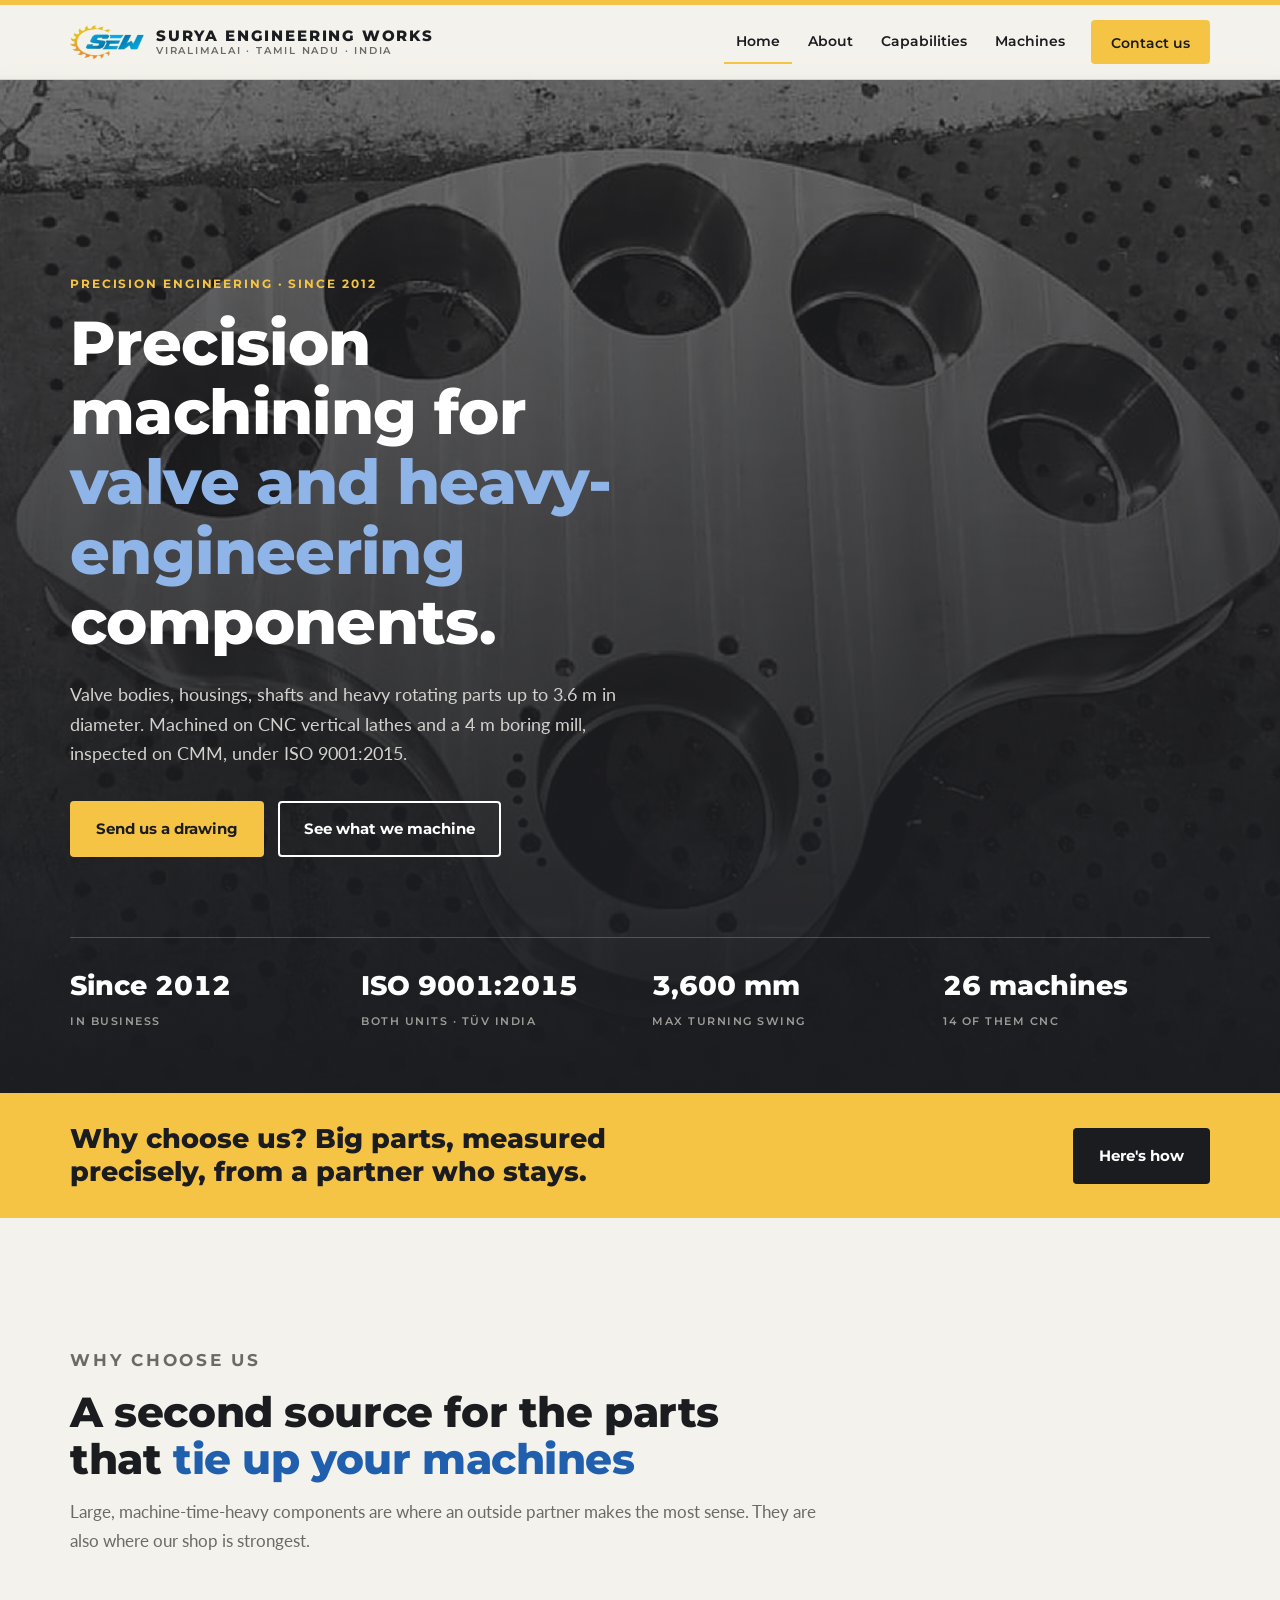
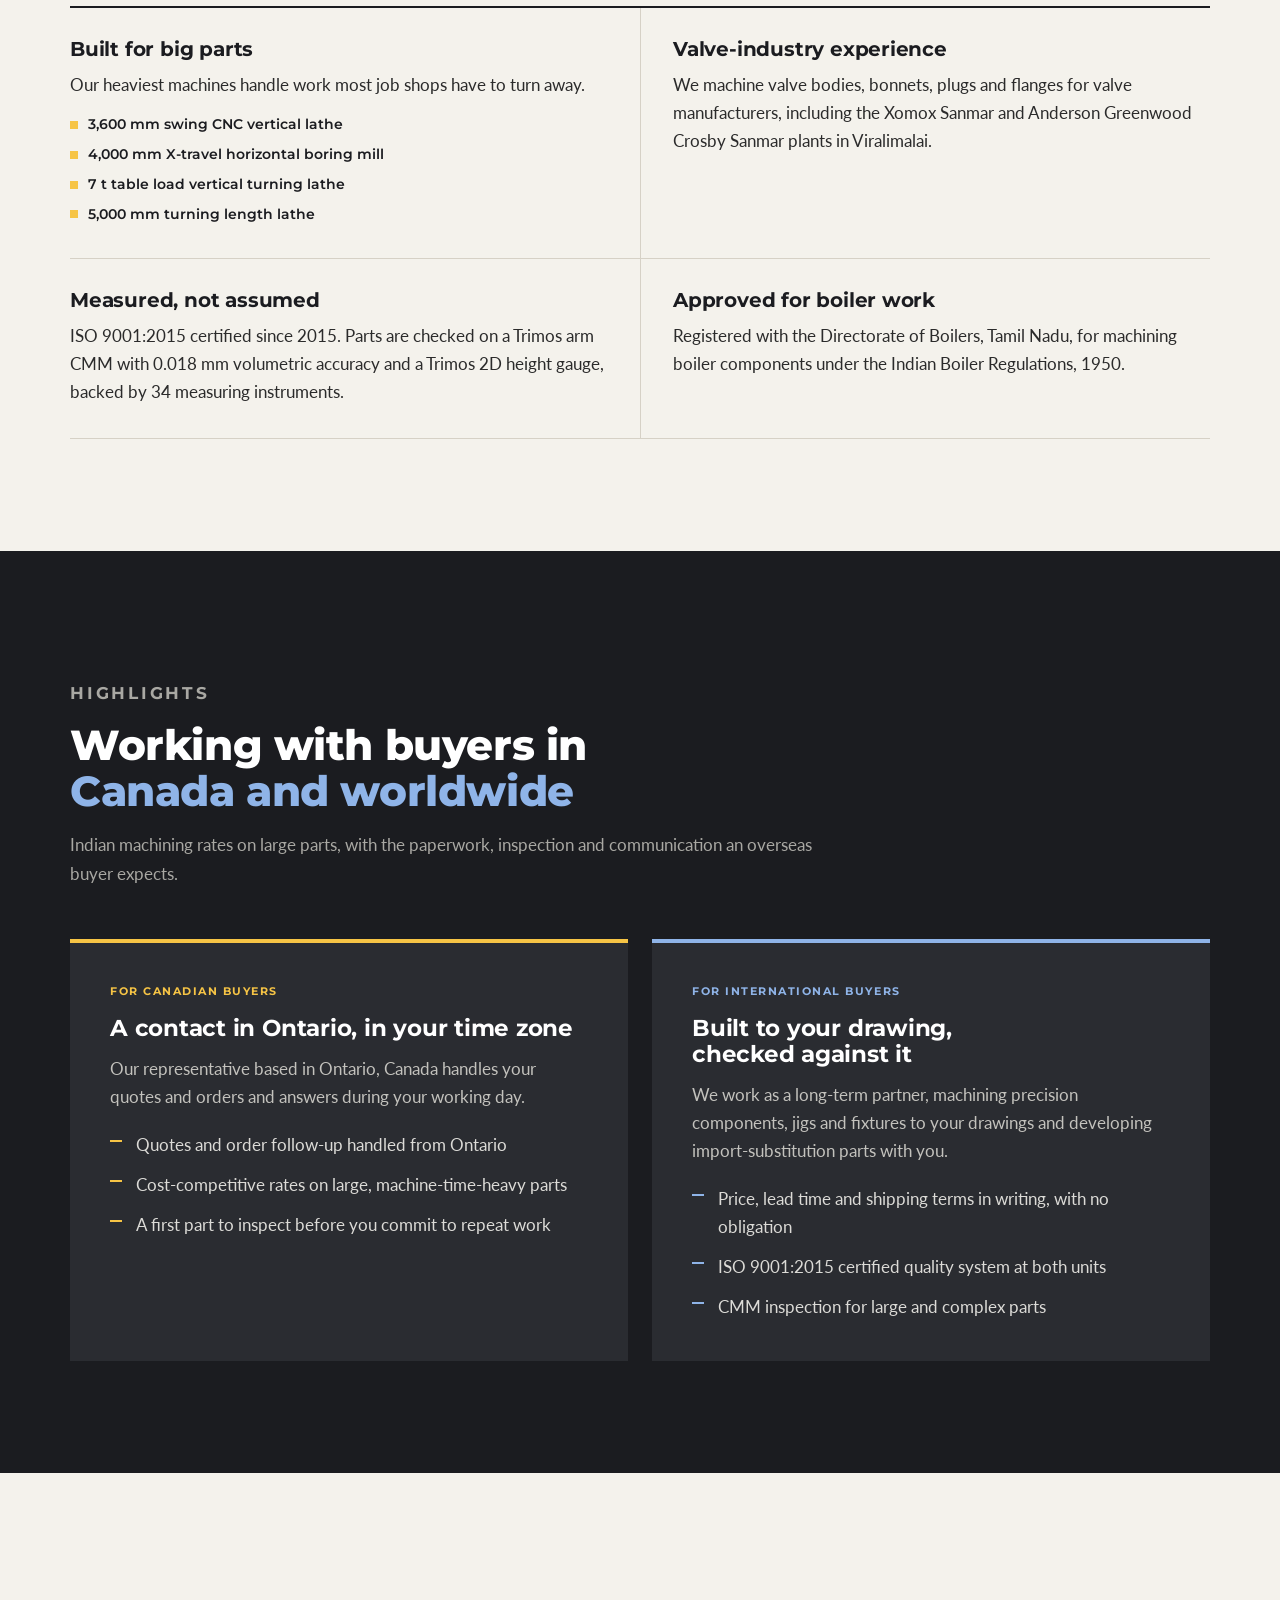
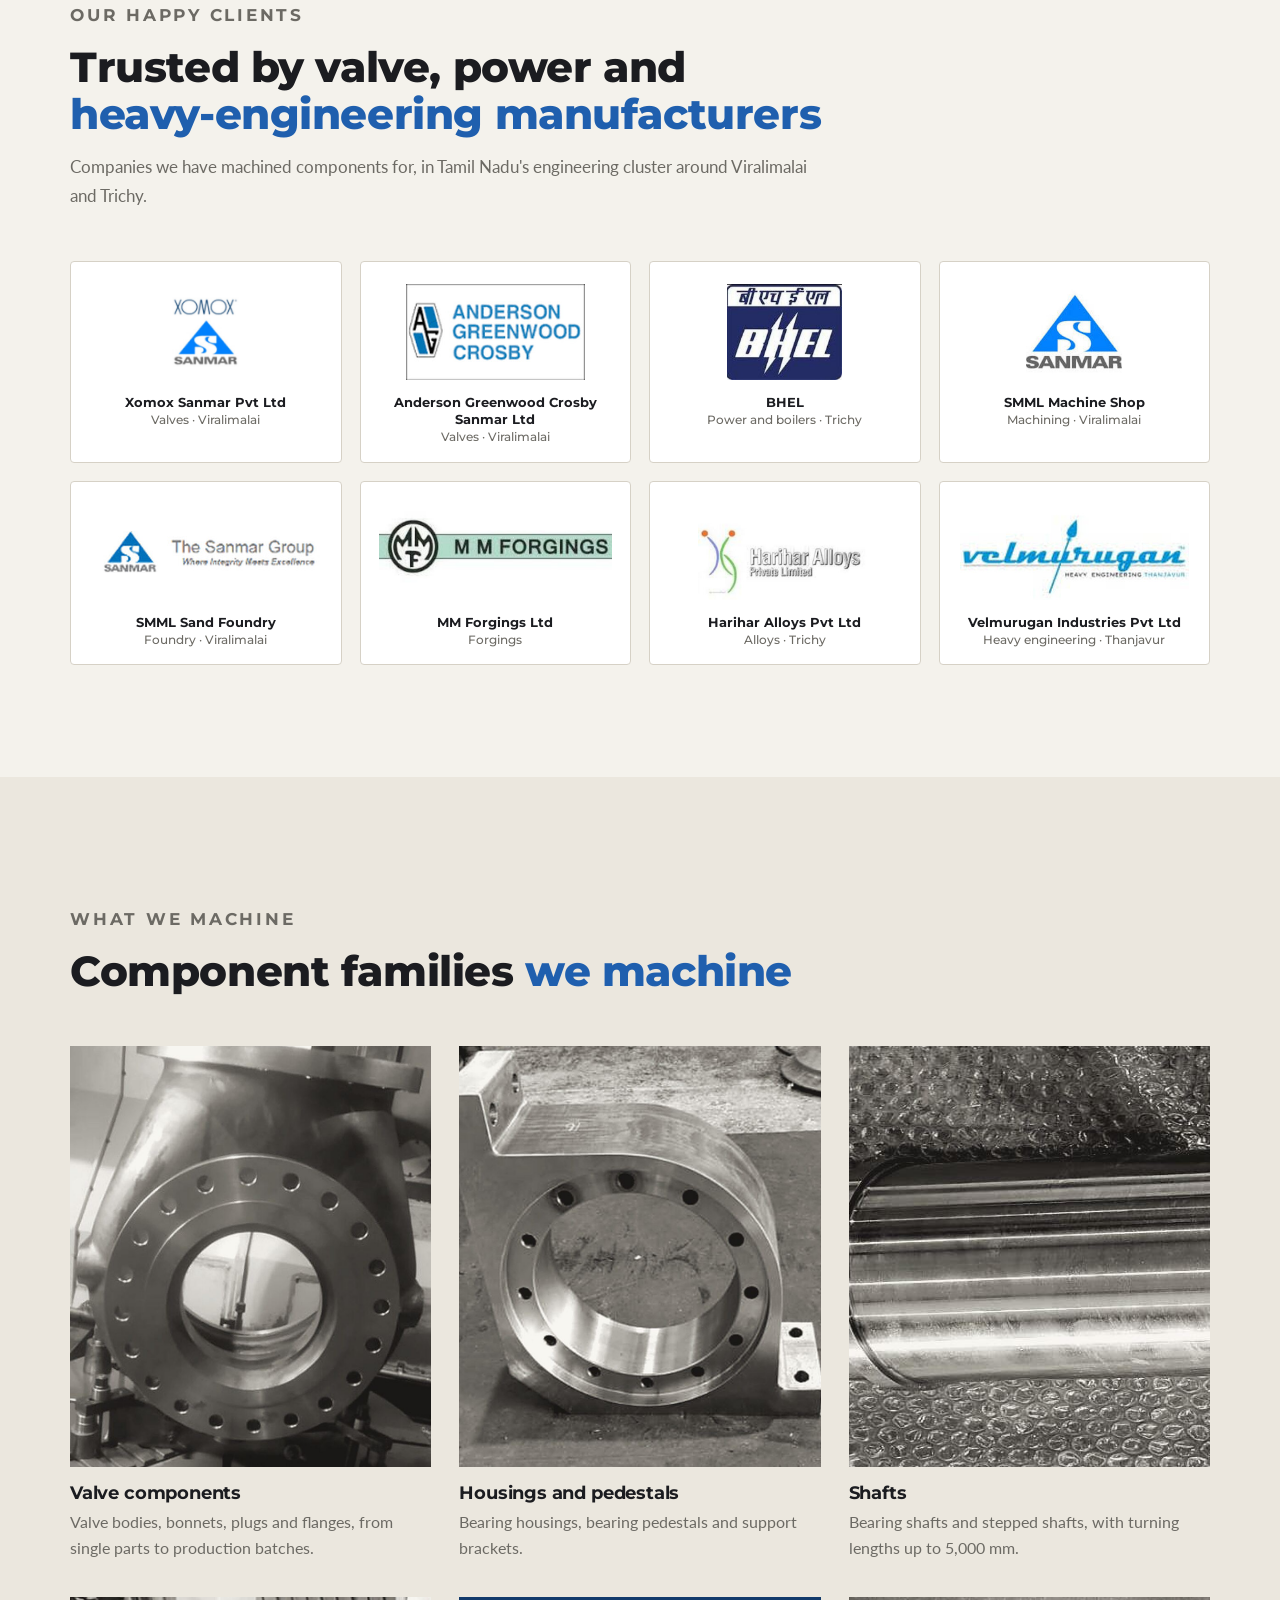
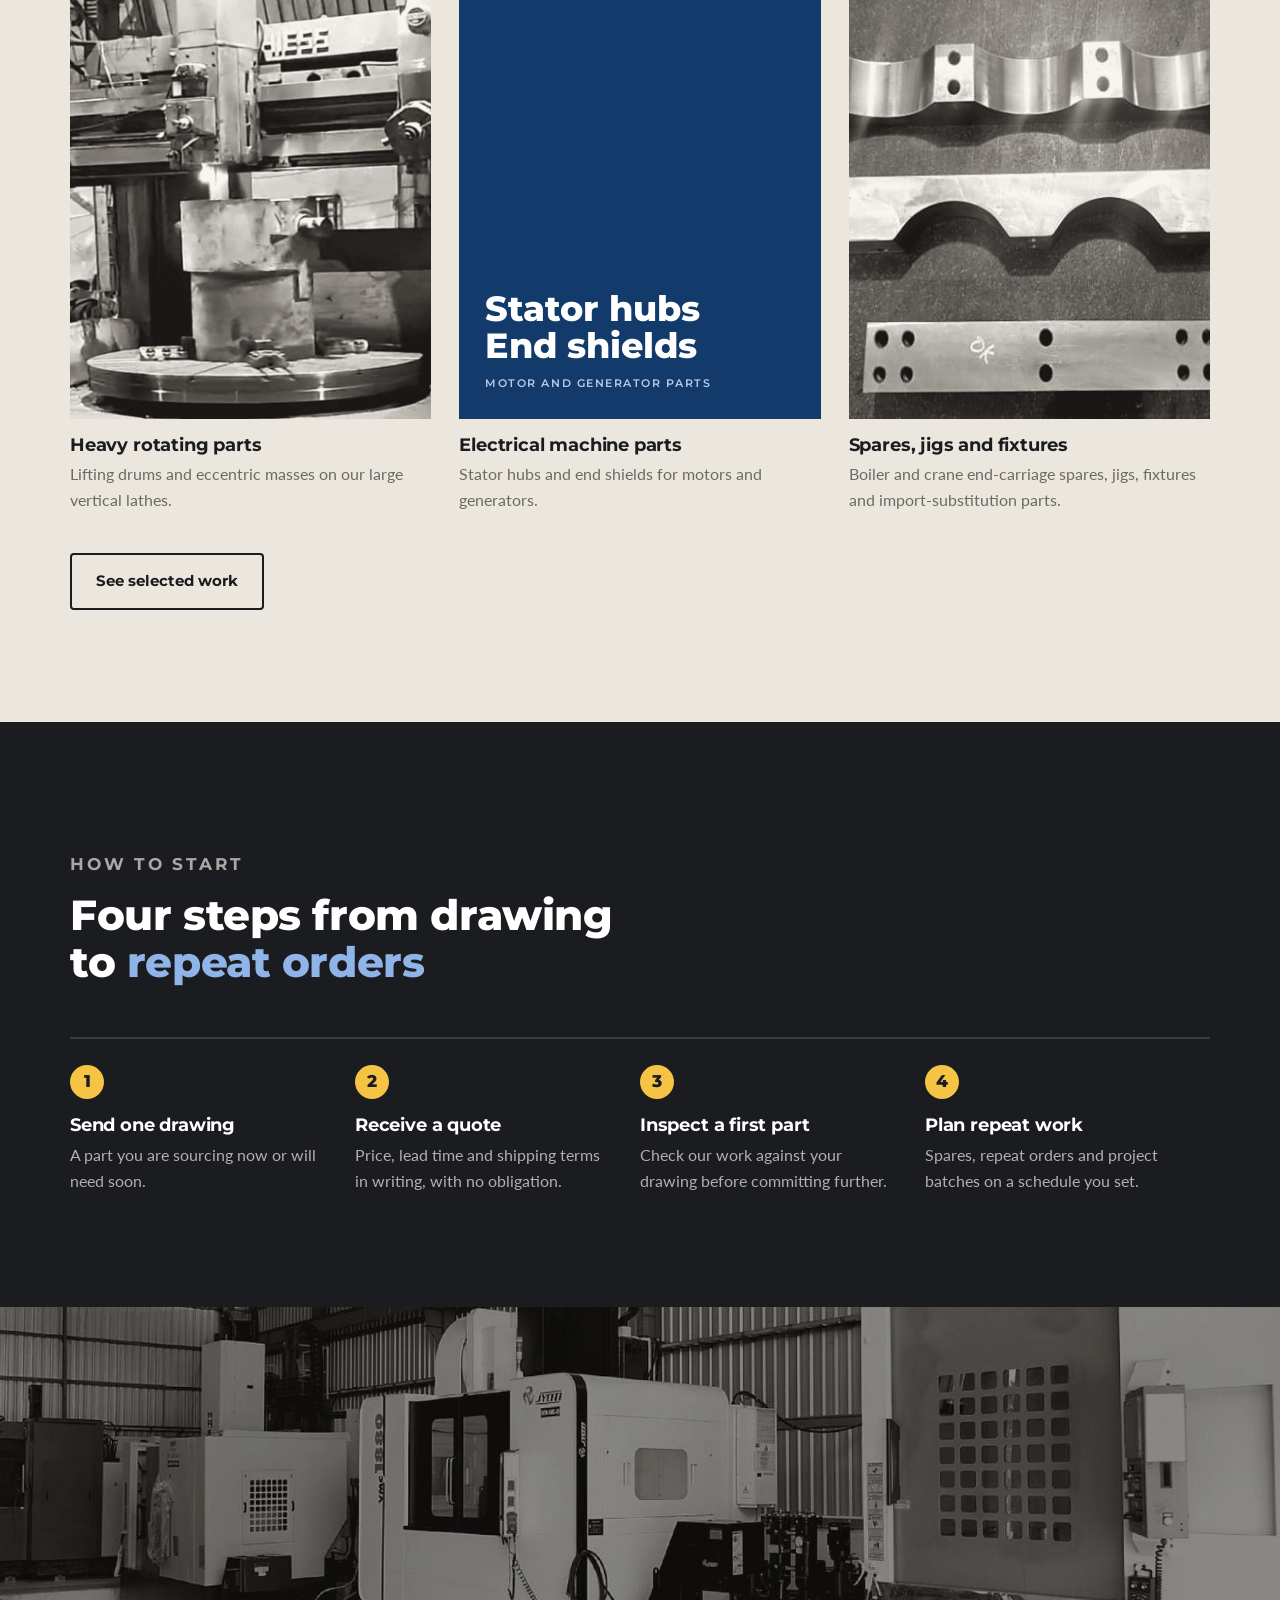
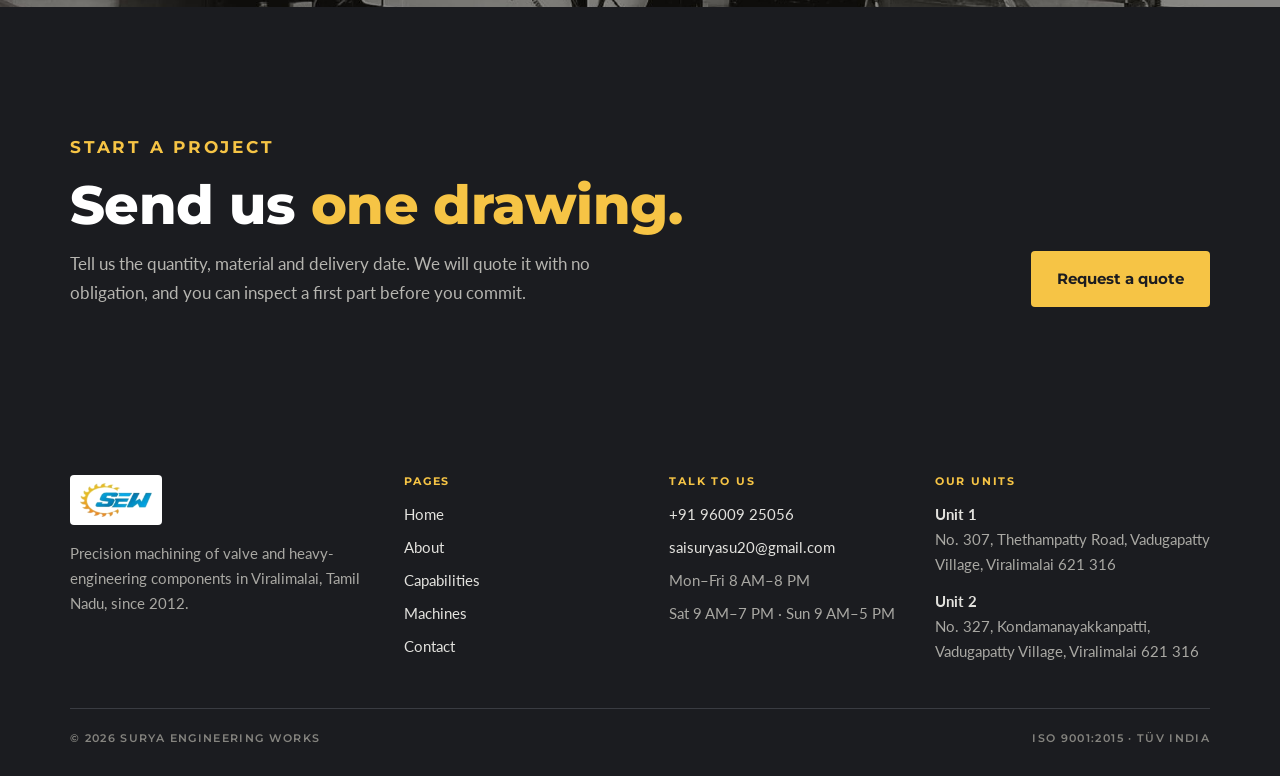
<file: index.html>
<!DOCTYPE html>
<html lang="en">
<head>
<meta charset="utf-8">
<meta name="viewport" content="width=device-width, initial-scale=1, viewport-fit=cover">
<title>Surya Engineering Works | Precision Machining, Viralimalai</title>
<meta name="claude:viewport-fit-sides" content="cover">
<meta name="description" content="Surya Engineering Works, Viralimalai: ISO 9001:2015 precision machining of valve bodies, housings, shafts and heavy rotating parts up to 3.6 m diameter.">
<meta property="og:title" content="Surya Engineering Works | Precision Machining, Viralimalai">
<meta property="og:description" content="Surya Engineering Works, Viralimalai: ISO 9001:2015 precision machining of valve bodies, housings, shafts and heavy rotating parts up to 3.6 m diameter.">
<meta property="og:type" content="website">
<meta property="og:image" content="assets/img/hero.jpg">
<meta name="theme-color" content="#1b1c20">
<link rel="icon" type="image/png" href="assets/favicon.png">
<link rel="preconnect" href="https://fonts.googleapis.com">
<link rel="preconnect" href="https://fonts.gstatic.com" crossorigin>
<link rel="stylesheet" href="https://fonts.googleapis.com/css2?family=Lato:wght@400;700&family=Montserrat:wght@500;600;700;800&display=swap">
<link rel="stylesheet" href="css/style.css">
</head>
<body>
<a class="skip-link" href="#main">Skip to content</a>
<header class="site-header">
  <div class="wrap">
    <a class="brand" href="index.html" aria-label="Surya Engineering Works, home">
      <img src="assets/sew-logo.png" alt="SEW logo" width="74" height="35">
      <span class="brand-name">Surya Engineering Works<small>Viralimalai · Tamil Nadu · India</small></span>
    </a>
    <button class="nav-toggle" type="button" aria-expanded="false" aria-controls="site-nav">Menu</button>
    <nav class="nav" id="site-nav" aria-label="Main">
      <a href="index.html" aria-current="page">Home</a>
      <a href="about.html">About</a>
      <a href="capabilities.html">Capabilities</a>
      <a href="machines.html">Machines</a>
      <a class="btn btn-sun" href="contact.html">Contact us</a>
    </nav>
  </div>
</header>
<main id="main">

<section class="hero">
  <div class="hero-media" role="img" aria-label="Machined eccentric mass with six bored pockets"></div>
  <div class="wrap">
    <p class="eyebrow">Precision engineering · Since 2012</p>
    <h1>Precision machining for <span class="accent">valve and heavy-engineering</span> components.</h1>
    <p class="hero-lead">Valve bodies, housings, shafts and heavy rotating parts up to 3.6 m in diameter. Machined on CNC vertical lathes and a 4 m boring mill, inspected on CMM, under ISO 9001:2015.</p>
    <div class="hero-actions">
      <a class="btn btn-sun" href="contact.html">Send us a drawing</a>
      <a class="btn btn-ghost" href="capabilities.html">See what we machine</a>
    </div>
    <div class="stat-row">
      <div class="stat"><strong>Since 2012</strong><span>In business</span></div>
      <div class="stat"><strong>ISO 9001:2015</strong><span>Both units · TÜV India</span></div>
      <div class="stat"><strong>3,600 mm</strong><span>Max turning swing</span></div>
      <div class="stat"><strong>26 machines</strong><span>14 of them CNC</span></div>
    </div>
  </div>
</section>

<section class="tagline-band" aria-label="Why choose us">
  <div class="wrap">
    <p>Why choose us? Big parts, measured precisely, from a partner who stays.</p>
    <a class="btn btn-ink" href="#why">Here's how</a>
  </div>
</section>

<section class="section" id="why">
  <div class="wrap">
    <div class="section-head">
      <p class="eyebrow">Why choose us</p>
      <h2>A second source for the parts that <span class="accent">tie up your machines</span></h2>
      <p>Large, machine-time-heavy components are where an outside partner makes the most sense. They are also where our shop is strongest.</p>
    </div>
    <div class="why-grid">
      <div class="why-item">
        <h3>Built for big parts</h3>
        <p>Our heaviest machines handle work most job shops have to turn away.</p>
        <ul>
          <li>3,600 mm swing CNC vertical lathe</li>
          <li>4,000 mm X-travel horizontal boring mill</li>
          <li>7 t table load vertical turning lathe</li>
          <li>5,000 mm turning length lathe</li>
        </ul>
      </div>
      <div class="why-item">
        <h3>Valve-industry experience</h3>
        <p>We machine valve bodies, bonnets, plugs and flanges for valve manufacturers, including the Xomox Sanmar and Anderson Greenwood Crosby Sanmar plants in Viralimalai.</p>
      </div>
      <div class="why-item">
        <h3>Measured, not assumed</h3>
        <p>ISO 9001:2015 certified since 2015. Parts are checked on a Trimos arm CMM with 0.018 mm volumetric accuracy and a Trimos 2D height gauge, backed by 34 measuring instruments.</p>
      </div>
      <div class="why-item">
        <h3>Approved for boiler work</h3>
        <p>Registered with the Directorate of Boilers, Tamil Nadu, for machining boiler components under the Indian Boiler Regulations, 1950.</p>
      </div>
    </div>
  </div>
</section>

<section class="on-dark section">
  <div class="wrap">
    <div class="section-head">
      <p class="eyebrow">Highlights</p>
      <h2>Working with buyers in <span class="accent">Canada and worldwide</span></h2>
      <p>Indian machining rates on large parts, with the paperwork, inspection and communication an overseas buyer expects.</p>
    </div>
    <div class="highlight-grid">
      <article class="highlight">
        <p class="label" style="color:var(--sun)">For Canadian buyers</p>
        <h3>A contact in Ontario, in your time zone</h3>
        <p>Our representative based in Ontario, Canada handles your quotes and orders and answers during your working day.</p>
        <ul>
          <li>Quotes and order follow-up handled from Ontario</li>
          <li>Cost-competitive rates on large, machine-time-heavy parts</li>
          <li>A first part to inspect before you commit to repeat work</li>
        </ul>
      </article>
      <article class="highlight blue">
        <p class="label" style="color:var(--steel-light)">For international buyers</p>
        <h3>Built to your drawing, checked against it</h3>
        <p>We work as a long-term partner, machining precision components, jigs and fixtures to your drawings and developing import-substitution parts with you.</p>
        <ul>
          <li>Price, lead time and shipping terms in writing, with no obligation</li>
          <li>ISO 9001:2015 certified quality system at both units</li>
          <li>CMM inspection for large and complex parts</li>
        </ul>
      </article>
    </div>
  </div>
</section>

<section class="section">
  <div class="wrap">
    <div class="section-head">
      <p class="eyebrow">Our happy clients</p>
      <h2>Trusted by valve, power and <span class="accent">heavy-engineering manufacturers</span></h2>
      <p>Companies we have machined components for, in Tamil Nadu's engineering cluster around Viralimalai and Trichy.</p>
    </div>
    <div class="client-grid">
      <div class="client">
        <div class="logo-box"><img src="assets/clients/xomox.jpg" alt="Xomox Sanmar Pvt Ltd logo" loading="lazy"></div>
        <div class="client-name">Xomox Sanmar Pvt Ltd<span class="client-place">Valves · Viralimalai</span></div>
      </div>
      <div class="client">
        <div class="logo-box"><img src="assets/clients/agc.jpg" alt="Anderson Greenwood Crosby Sanmar Ltd logo" loading="lazy"></div>
        <div class="client-name">Anderson Greenwood Crosby Sanmar Ltd<span class="client-place">Valves · Viralimalai</span></div>
      </div>
      <div class="client">
        <div class="logo-box"><img src="assets/clients/bhel.jpg" alt="BHEL logo" loading="lazy"></div>
        <div class="client-name">BHEL<span class="client-place">Power and boilers · Trichy</span></div>
      </div>
      <div class="client">
        <div class="logo-box"><img src="assets/clients/sanmar.jpg" alt="SMML Machine Shop logo" loading="lazy"></div>
        <div class="client-name">SMML Machine Shop<span class="client-place">Machining · Viralimalai</span></div>
      </div>
      <div class="client">
        <div class="logo-box"><img src="assets/clients/sanmargroup.jpg" alt="SMML Sand Foundry logo" loading="lazy"></div>
        <div class="client-name">SMML Sand Foundry<span class="client-place">Foundry · Viralimalai</span></div>
      </div>
      <div class="client">
        <div class="logo-box"><img src="assets/clients/mmforgings.jpg" alt="MM Forgings Ltd logo" loading="lazy"></div>
        <div class="client-name">MM Forgings Ltd<span class="client-place">Forgings</span></div>
      </div>
      <div class="client">
        <div class="logo-box"><img src="assets/clients/harihar.jpg" alt="Harihar Alloys Pvt Ltd logo" loading="lazy"></div>
        <div class="client-name">Harihar Alloys Pvt Ltd<span class="client-place">Alloys · Trichy</span></div>
      </div>
      <div class="client">
        <div class="logo-box"><img src="assets/clients/velmurugan.jpg" alt="Velmurugan Industries Pvt Ltd logo" loading="lazy"></div>
        <div class="client-name">Velmurugan Industries Pvt Ltd<span class="client-place">Heavy engineering · Thanjavur</span></div>
      </div>
    </div>
  </div>
</section>

<section class="section tinted">
  <div class="wrap">
    <div class="section-head">
      <p class="eyebrow">What we machine</p>
      <h2>Component families <span class="accent">we machine</span></h2>
    </div>
    <div class="family-grid">
      <article class="family">
        <figure><div class="ph"><img src="assets/img/valve-body.jpg" alt="Valve components" loading="lazy"></div></figure>
        <h3>Valve components</h3>
        <p>Valve bodies, bonnets, plugs and flanges, from single parts to production batches.</p>
      </article>
      <article class="family">
        <figure><div class="ph"><img src="assets/img/bearing-housing.jpg" alt="Housings and pedestals" loading="lazy"></div></figure>
        <h3>Housings and pedestals</h3>
        <p>Bearing housings, bearing pedestals and support brackets.</p>
      </article>
      <article class="family">
        <figure><div class="ph"><img src="assets/img/bearing-shaft.jpg" alt="Shafts" loading="lazy"></div></figure>
        <h3>Shafts</h3>
        <p>Bearing shafts and stepped shafts, with turning lengths up to 5,000 mm.</p>
      </article>
      <article class="family">
        <figure><div class="ph"><img src="assets/img/lifting-drum.jpg" alt="Heavy rotating parts" loading="lazy"></div></figure>
        <h3>Heavy rotating parts</h3>
        <p>Lifting drums and eccentric masses on our large vertical lathes.</p>
      </article>
      <article class="family">
        <figure><div class="ph solid"><strong>Stator hubs<br>End shields</strong><span>Motor and generator parts</span></div></figure>
        <h3>Electrical machine parts</h3>
        <p>Stator hubs and end shields for motors and generators.</p>
      </article>
      <article class="family">
        <figure><div class="ph"><img src="assets/img/support-brackets.jpg" alt="Spares, jigs and fixtures" loading="lazy"></div></figure>
        <h3>Spares, jigs and fixtures</h3>
        <p>Boiler and crane end-carriage spares, jigs, fixtures and import-substitution parts.</p>
      </article>
    </div>
    <div class="mt-40"><a class="btn btn-outline" href="capabilities.html">See selected work</a></div>
  </div>
</section>

<section class="on-dark section">
  <div class="wrap">
    <div class="section-head">
      <p class="eyebrow">How to start</p>
      <h2>Four steps from drawing to <span class="accent">repeat orders</span></h2>
    </div>
    <div class="steps">
      <div class="step"><h3>Send one drawing</h3><p>A part you are sourcing now or will need soon.</p></div>
      <div class="step"><h3>Receive a quote</h3><p>Price, lead time and shipping terms in writing, with no obligation.</p></div>
      <div class="step"><h3>Inspect a first part</h3><p>Check our work against your drawing before committing further.</p></div>
      <div class="step"><h3>Plan repeat work</h3><p>Spares, repeat orders and project batches on a schedule you set.</p></div>
    </div>
  </div>
</section>
<img class="shop-band" src="assets/img/shop-band.jpg" alt="CNC machining centres in the Surya machine shop" loading="lazy">

<section class="on-dark cta-band section">
  <div class="wrap">
    <div>
      <p class="eyebrow">Start a project</p>
      <h2>Send us <span class="sun">one drawing.</span></h2>
      <p>Tell us the quantity, material and delivery date. We will quote it with no obligation, and you can inspect a first part before you commit.</p>
    </div>
    <div><a class="btn btn-sun" href="contact.html">Request a quote</a></div>
  </div>
</section>
</main>
<footer class="site-footer">
  <div class="wrap">
    <div class="footer-grid">
      <div class="footer-brand">
        <img src="assets/sew-logo.png" alt="SEW logo" width="92" height="43">
        <p>Precision machining of valve and heavy-engineering components in Viralimalai, Tamil Nadu, since 2012.</p>
      </div>
      <div>
        <h4>Pages</h4>
        <ul>
          <li><a href="index.html">Home</a></li>
          <li><a href="about.html">About</a></li>
          <li><a href="capabilities.html">Capabilities</a></li>
          <li><a href="machines.html">Machines</a></li>
          <li><a href="contact.html">Contact</a></li>
        </ul>
      </div>
      <div>
        <h4>Talk to us</h4>
        <ul>
          <li><a href="tel:+919600925056">+91 96009 25056</a></li>
          <li><a href="mailto:saisuryasu20@gmail.com">saisuryasu20@gmail.com</a></li>
          <li>Mon–Fri 8 AM–8 PM</li>
          <li>Sat 9 AM–7 PM · Sun 9 AM–5 PM</li>
        </ul>
      </div>
      <div>
        <h4>Our units</h4>
        <address>
          <span><strong style="color:#e3e2de">Unit 1</strong><br>No. 307, Thethampatty Road, Vadugapatty Village, Viralimalai 621 316</span>
          <span><strong style="color:#e3e2de">Unit 2</strong><br>No. 327, Kondamanayakkanpatti, Vadugapatty Village, Viralimalai 621 316</span>
        </address>
      </div>
    </div>
    <div class="footer-bottom">
      <span>© <span id="year">2026</span> Surya Engineering Works</span>
      <span>ISO 9001:2015 · TÜV India</span>
    </div>
  </div>
</footer>
<script src="js/main.js"></script>
</body>
</html>
</file>
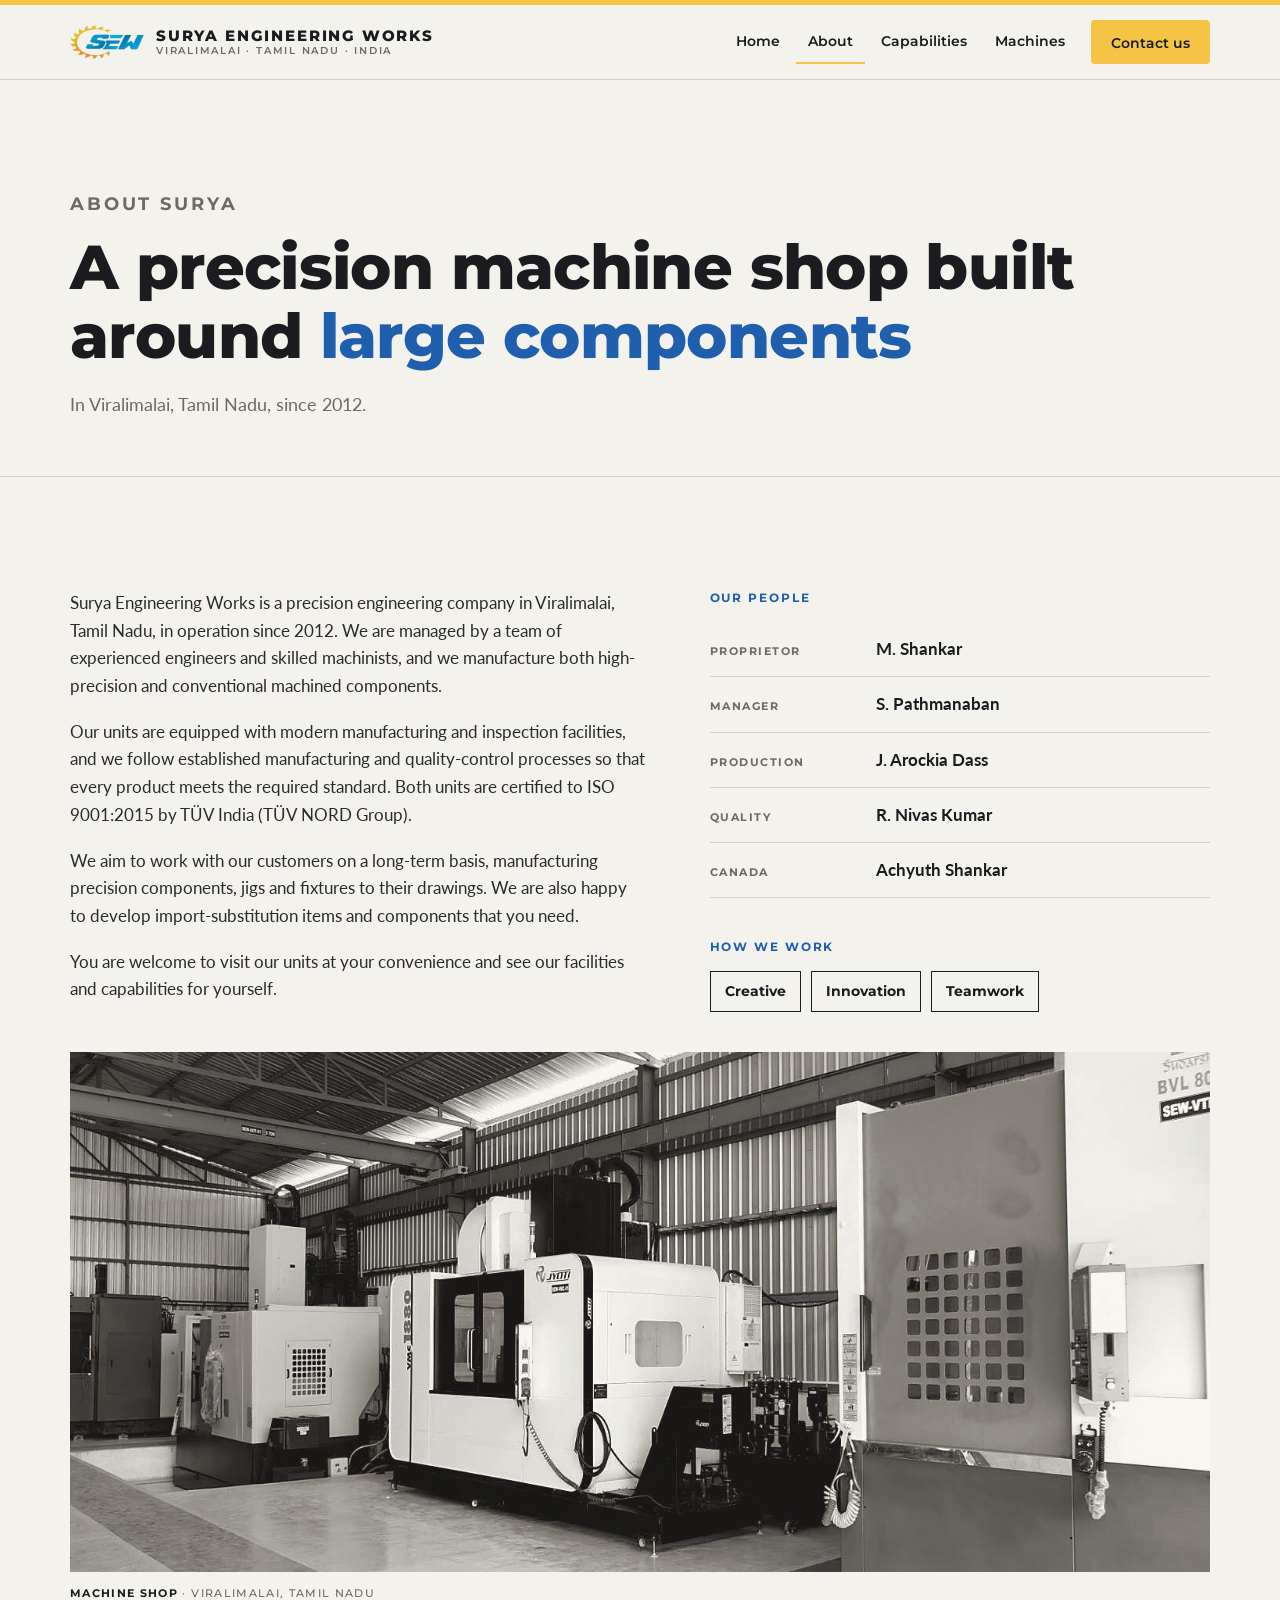
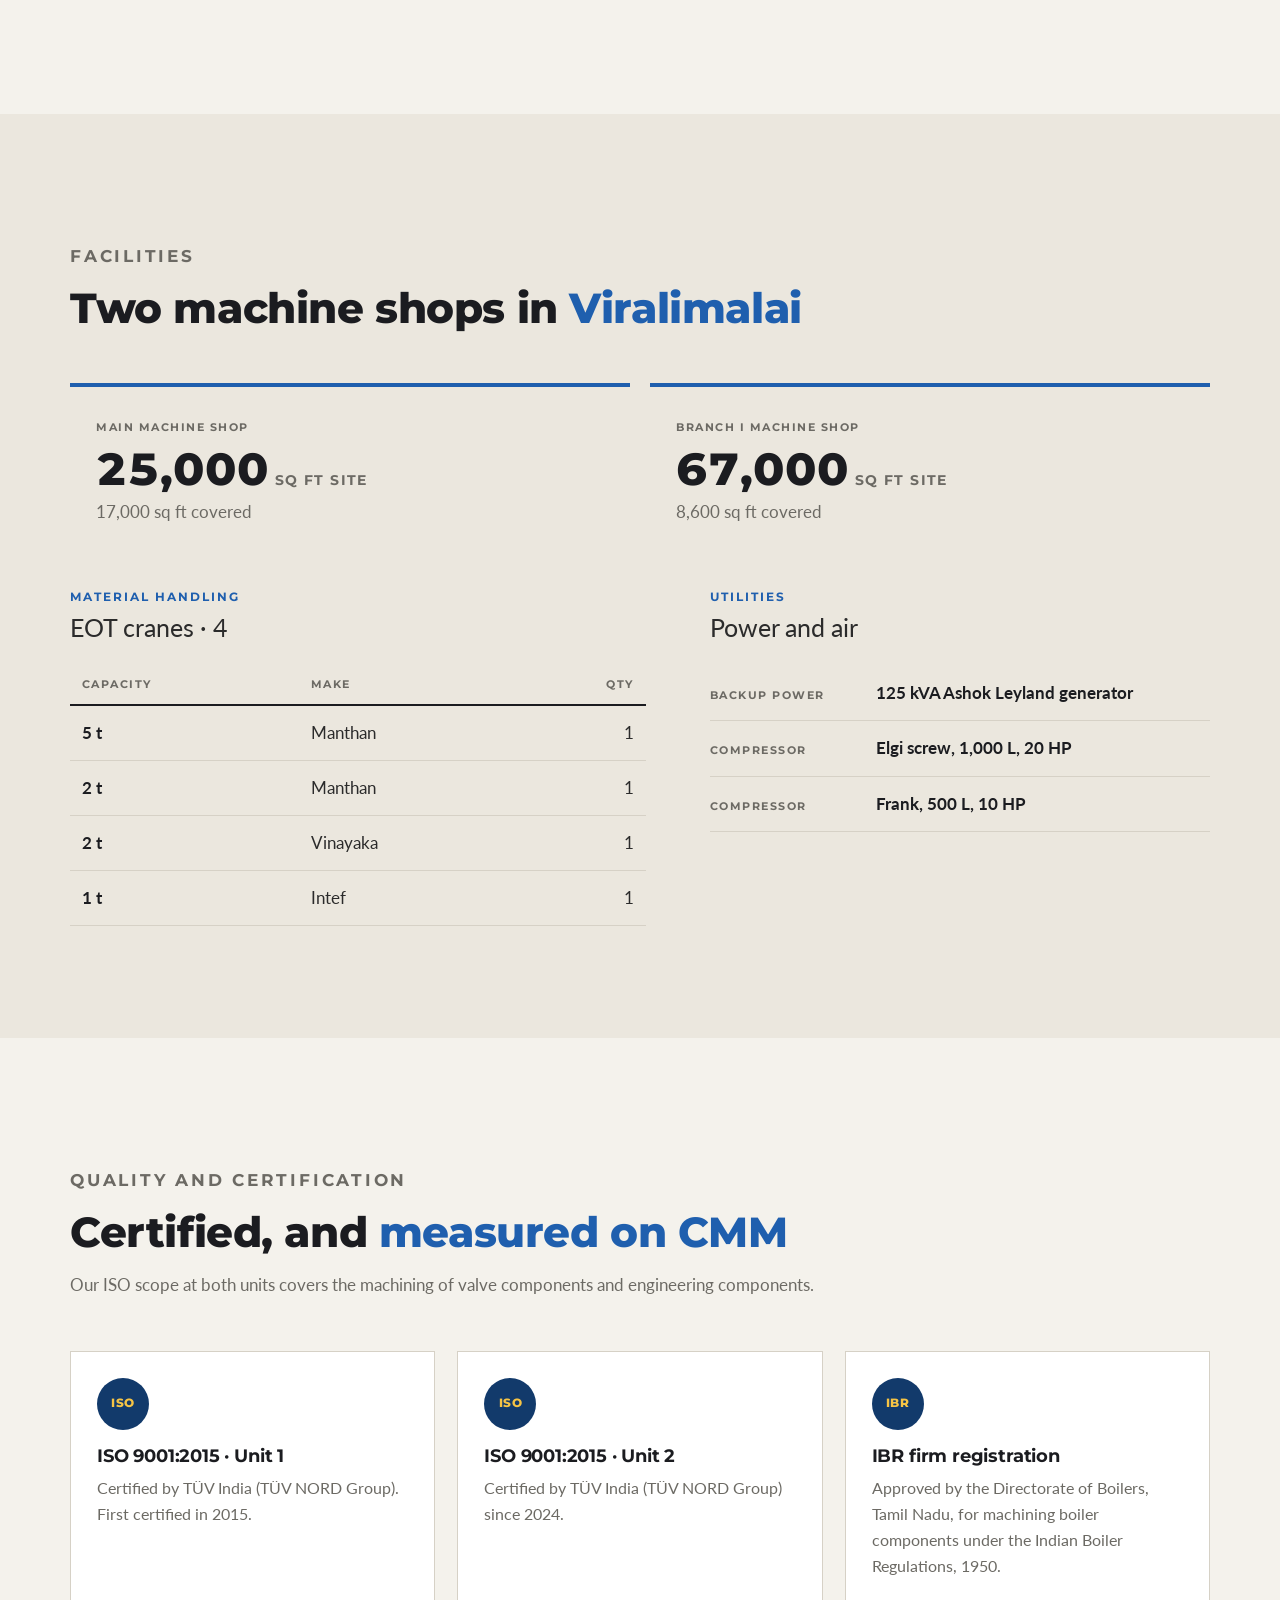
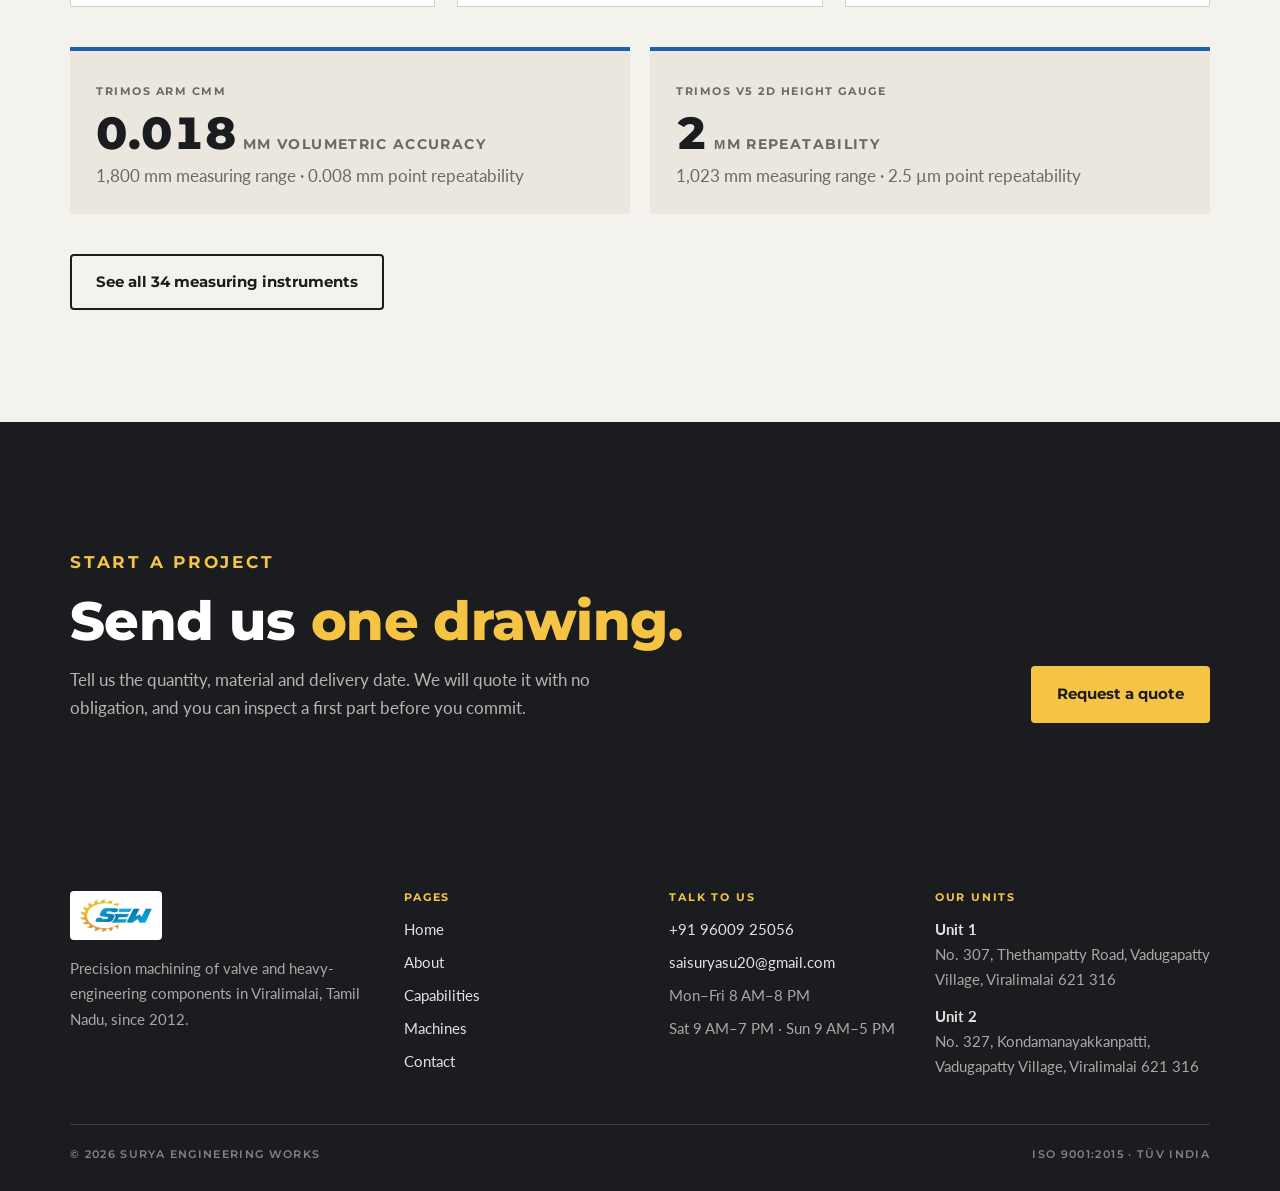
<file: about.html>
<!DOCTYPE html>
<html lang="en">
<head>
<meta charset="utf-8">
<meta name="viewport" content="width=device-width, initial-scale=1, viewport-fit=cover">
<title>About | Surya Engineering Works</title>
<meta name="claude:viewport-fit-sides" content="cover">
<meta name="description" content="About Surya Engineering Works: a precision machine shop in Viralimalai, Tamil Nadu, since 2012, with two ISO 9001:2015 certified units.">
<meta property="og:title" content="About | Surya Engineering Works">
<meta property="og:description" content="About Surya Engineering Works: a precision machine shop in Viralimalai, Tamil Nadu, since 2012, with two ISO 9001:2015 certified units.">
<meta property="og:type" content="website">
<meta property="og:image" content="assets/img/hero.jpg">
<meta name="theme-color" content="#1b1c20">
<link rel="icon" type="image/png" href="assets/favicon.png">
<link rel="preconnect" href="https://fonts.googleapis.com">
<link rel="preconnect" href="https://fonts.gstatic.com" crossorigin>
<link rel="stylesheet" href="https://fonts.googleapis.com/css2?family=Lato:wght@400;700&family=Montserrat:wght@500;600;700;800&display=swap">
<link rel="stylesheet" href="css/style.css">
</head>
<body>
<a class="skip-link" href="#main">Skip to content</a>
<header class="site-header">
  <div class="wrap">
    <a class="brand" href="index.html" aria-label="Surya Engineering Works, home">
      <img src="assets/sew-logo.png" alt="SEW logo" width="74" height="35">
      <span class="brand-name">Surya Engineering Works<small>Viralimalai · Tamil Nadu · India</small></span>
    </a>
    <button class="nav-toggle" type="button" aria-expanded="false" aria-controls="site-nav">Menu</button>
    <nav class="nav" id="site-nav" aria-label="Main">
      <a href="index.html">Home</a>
      <a href="about.html" aria-current="page">About</a>
      <a href="capabilities.html">Capabilities</a>
      <a href="machines.html">Machines</a>
      <a class="btn btn-sun" href="contact.html">Contact us</a>
    </nav>
  </div>
</header>
<main id="main">

<section class="page-hero">
  <div class="wrap">
    <p class="eyebrow">About Surya</p>
    <h1>A precision machine shop built around <span class="accent">large components</span></h1>
    <p>In Viralimalai, Tamil Nadu, since 2012.</p>
  </div>
</section>

<section class="section">
  <div class="wrap split">
    <div class="prose">
      <p>Surya Engineering Works is a precision engineering company in Viralimalai, Tamil Nadu, in operation since 2012. We are managed by a team of experienced engineers and skilled machinists, and we manufacture both high-precision and conventional machined components.</p>
      <p>Our units are equipped with modern manufacturing and inspection facilities, and we follow established manufacturing and quality-control processes so that every product meets the required standard. Both units are certified to ISO 9001:2015 by TÜV India (TÜV NORD Group).</p>
      <p>We aim to work with our customers on a long-term basis, manufacturing precision components, jigs and fixtures to their drawings. We are also happy to develop import-substitution items and components that you need.</p>
      <p>You are welcome to visit our units at your convenience and see our facilities and capabilities for yourself.</p>
    </div>
    <div>
      <p class="eyebrow">Our people</p>
      <dl class="rows">
        <div><dt>Proprietor</dt><dd>M. Shankar</dd></div>
        <div><dt>Manager</dt><dd>S. Pathmanaban</dd></div>
        <div><dt>Production</dt><dd>J. Arockia Dass</dd></div>
        <div><dt>Quality</dt><dd>R. Nivas Kumar</dd></div>
        <div><dt>Canada</dt><dd>Achyuth Shankar</dd></div>
      </dl>
      <p class="eyebrow mt-40">How we work</p>
      <div class="chips"><span class="chip">Creative</span><span class="chip">Innovation</span><span class="chip">Teamwork</span></div>
    </div>
  </div>
  <div class="wrap mt-40">
    <img class="wide-photo" src="assets/img/shop.jpg" alt="CNC machines on the shop floor at Surya Engineering Works" loading="lazy">
    <p class="photo-caption">Machine shop <span>· Viralimalai, Tamil Nadu</span></p>
  </div>
</section>

<section class="section tinted">
  <div class="wrap">
    <div class="section-head">
      <p class="eyebrow">Facilities</p>
      <h2>Two machine shops in <span class="accent">Viralimalai</span></h2>
    </div>
    <div class="fact-grid">
      <div class="fact"><span class="label">Main machine shop</span><span class="big">25,000<small>sq ft site</small></span><p>17,000 sq ft covered</p></div>
      <div class="fact"><span class="label">Branch I machine shop</span><span class="big">67,000<small>sq ft site</small></span><p>8,600 sq ft covered</p></div>
    </div>
    <div class="split mt-40">
      <div>
        <div class="table-block">
          <h3>Material handling</h3>
          <p class="table-title">EOT cranes · 4</p>
          <div class="table-scroll"><table class="spec" style="min-width:0">
            <thead><tr><th>Capacity</th><th>Make</th><th class="num">Qty</th></tr></thead>
            <tbody>
              <tr><td>5 t</td><td>Manthan</td><td class="num">1</td></tr>
              <tr><td>2 t</td><td>Manthan</td><td class="num">1</td></tr>
              <tr><td>2 t</td><td>Vinayaka</td><td class="num">1</td></tr>
              <tr><td>1 t</td><td>Intef</td><td class="num">1</td></tr>
            </tbody>
          </table></div>
        </div>
      </div>
      <div>
        <div class="table-block">
          <h3>Utilities</h3>
          <p class="table-title">Power and air</p>
          <dl class="rows">
            <div><dt>Backup power</dt><dd>125 kVA Ashok Leyland generator</dd></div>
            <div><dt>Compressor</dt><dd>Elgi screw, 1,000 L, 20 HP</dd></div>
            <div><dt>Compressor</dt><dd>Frank, 500 L, 10 HP</dd></div>
          </dl>
        </div>
      </div>
    </div>
  </div>
</section>

<section class="section">
  <div class="wrap">
    <div class="section-head">
      <p class="eyebrow">Quality and certification</p>
      <h2>Certified, and <span class="accent">measured on CMM</span></h2>
      <p>Our ISO scope at both units covers the machining of valve components and engineering components.</p>
    </div>
    <div class="cert-grid">
      <div class="cert"><span class="seal">ISO</span><h3>ISO 9001:2015 · Unit 1</h3><p>Certified by TÜV India (TÜV NORD Group). First certified in 2015.</p></div>
      <div class="cert"><span class="seal">ISO</span><h3>ISO 9001:2015 · Unit 2</h3><p>Certified by TÜV India (TÜV NORD Group) since 2024.</p></div>
      <div class="cert"><span class="seal">IBR</span><h3>IBR firm registration</h3><p>Approved by the Directorate of Boilers, Tamil Nadu, for machining boiler components under the Indian Boiler Regulations, 1950.</p></div>
    </div>
    <div class="fact-grid mt-40">
      <div class="fact"><span class="label">Trimos arm CMM</span><span class="big">0.018<small>mm volumetric accuracy</small></span><p>1,800 mm measuring range · 0.008 mm point repeatability</p></div>
      <div class="fact"><span class="label">Trimos V5 2D height gauge</span><span class="big">2<small>µm repeatability</small></span><p>1,023 mm measuring range · 2.5 µm point repeatability</p></div>
    </div>
    <div class="mt-40"><a class="btn btn-outline" href="machines.html#inspection">See all 34 measuring instruments</a></div>
  </div>
</section>

<section class="on-dark cta-band section">
  <div class="wrap">
    <div>
      <p class="eyebrow">Start a project</p>
      <h2>Send us <span class="sun">one drawing.</span></h2>
      <p>Tell us the quantity, material and delivery date. We will quote it with no obligation, and you can inspect a first part before you commit.</p>
    </div>
    <div><a class="btn btn-sun" href="contact.html">Request a quote</a></div>
  </div>
</section>
</main>
<footer class="site-footer">
  <div class="wrap">
    <div class="footer-grid">
      <div class="footer-brand">
        <img src="assets/sew-logo.png" alt="SEW logo" width="92" height="43">
        <p>Precision machining of valve and heavy-engineering components in Viralimalai, Tamil Nadu, since 2012.</p>
      </div>
      <div>
        <h4>Pages</h4>
        <ul>
          <li><a href="index.html">Home</a></li>
          <li><a href="about.html">About</a></li>
          <li><a href="capabilities.html">Capabilities</a></li>
          <li><a href="machines.html">Machines</a></li>
          <li><a href="contact.html">Contact</a></li>
        </ul>
      </div>
      <div>
        <h4>Talk to us</h4>
        <ul>
          <li><a href="tel:+919600925056">+91 96009 25056</a></li>
          <li><a href="mailto:saisuryasu20@gmail.com">saisuryasu20@gmail.com</a></li>
          <li>Mon–Fri 8 AM–8 PM</li>
          <li>Sat 9 AM–7 PM · Sun 9 AM–5 PM</li>
        </ul>
      </div>
      <div>
        <h4>Our units</h4>
        <address>
          <span><strong style="color:#e3e2de">Unit 1</strong><br>No. 307, Thethampatty Road, Vadugapatty Village, Viralimalai 621 316</span>
          <span><strong style="color:#e3e2de">Unit 2</strong><br>No. 327, Kondamanayakkanpatti, Vadugapatty Village, Viralimalai 621 316</span>
        </address>
      </div>
    </div>
    <div class="footer-bottom">
      <span>© <span id="year">2026</span> Surya Engineering Works</span>
      <span>ISO 9001:2015 · TÜV India</span>
    </div>
  </div>
</footer>
<script src="js/main.js"></script>
</body>
</html>
</file>
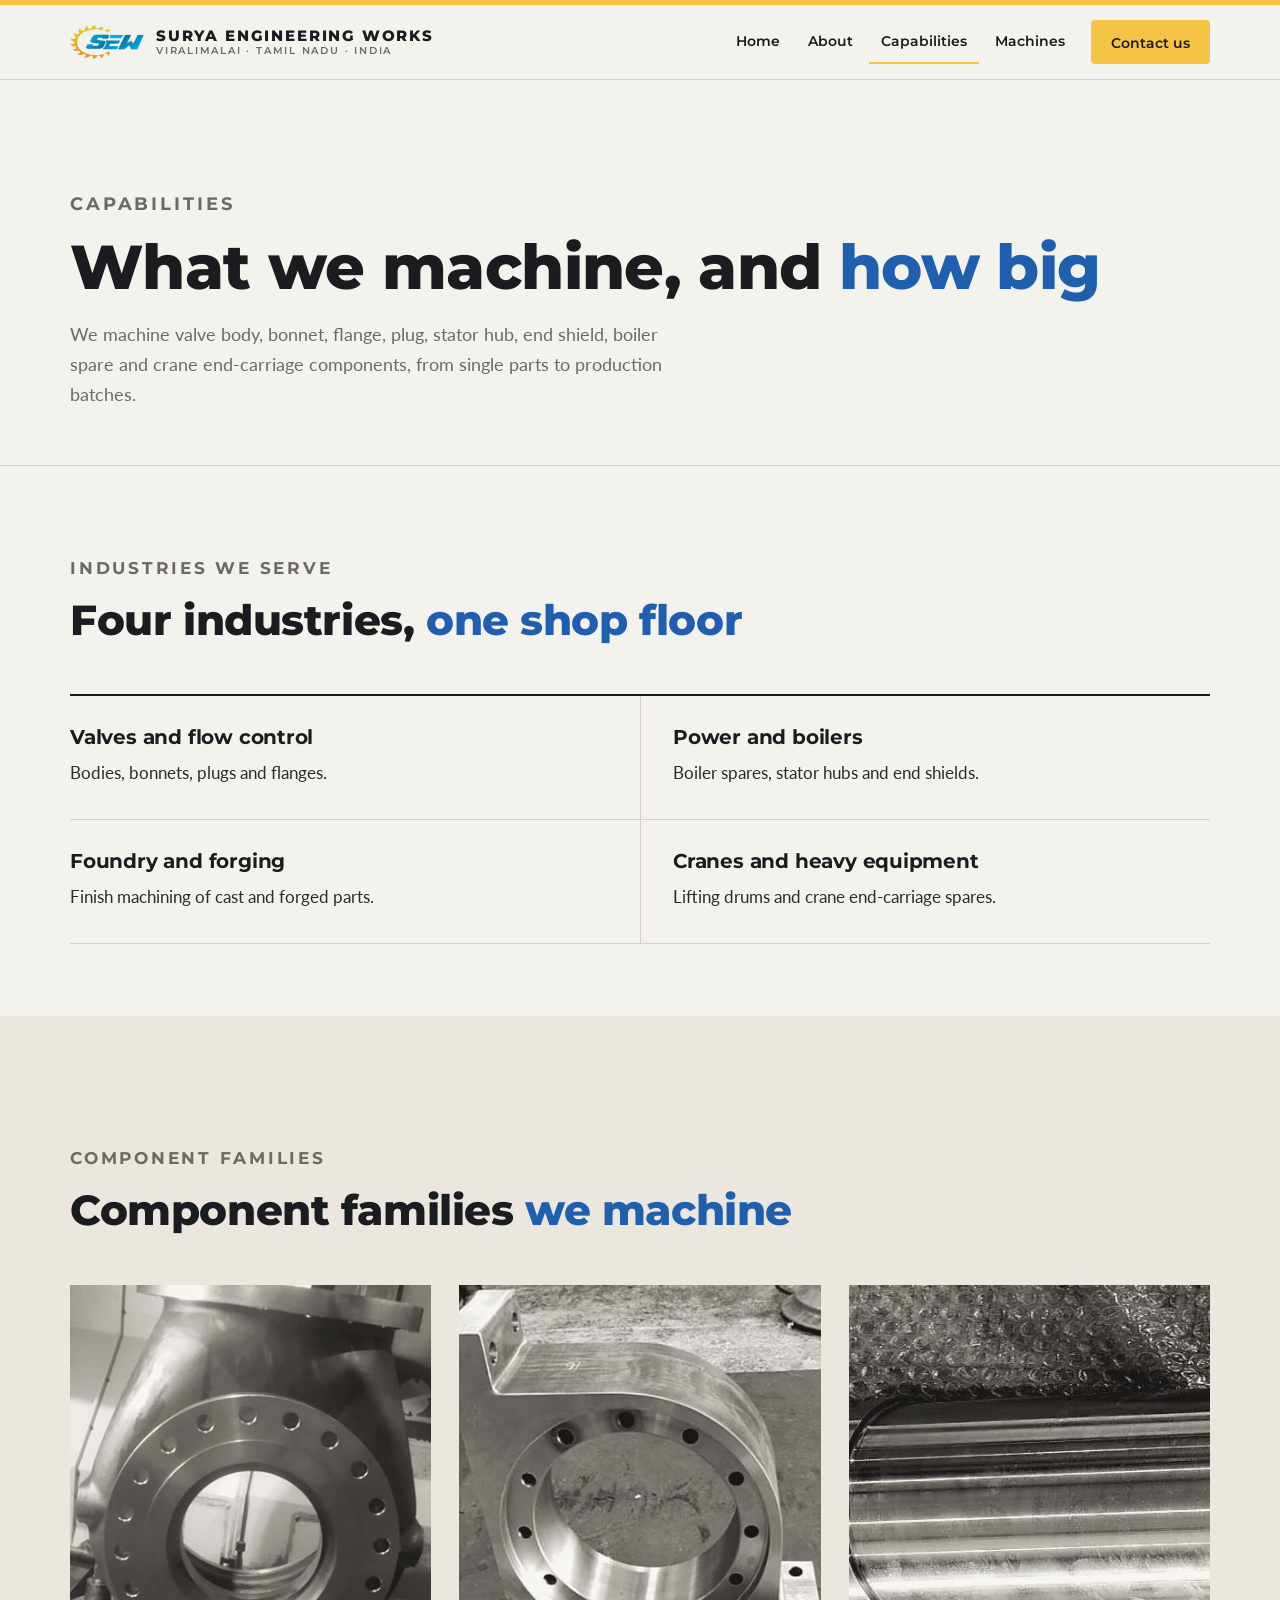
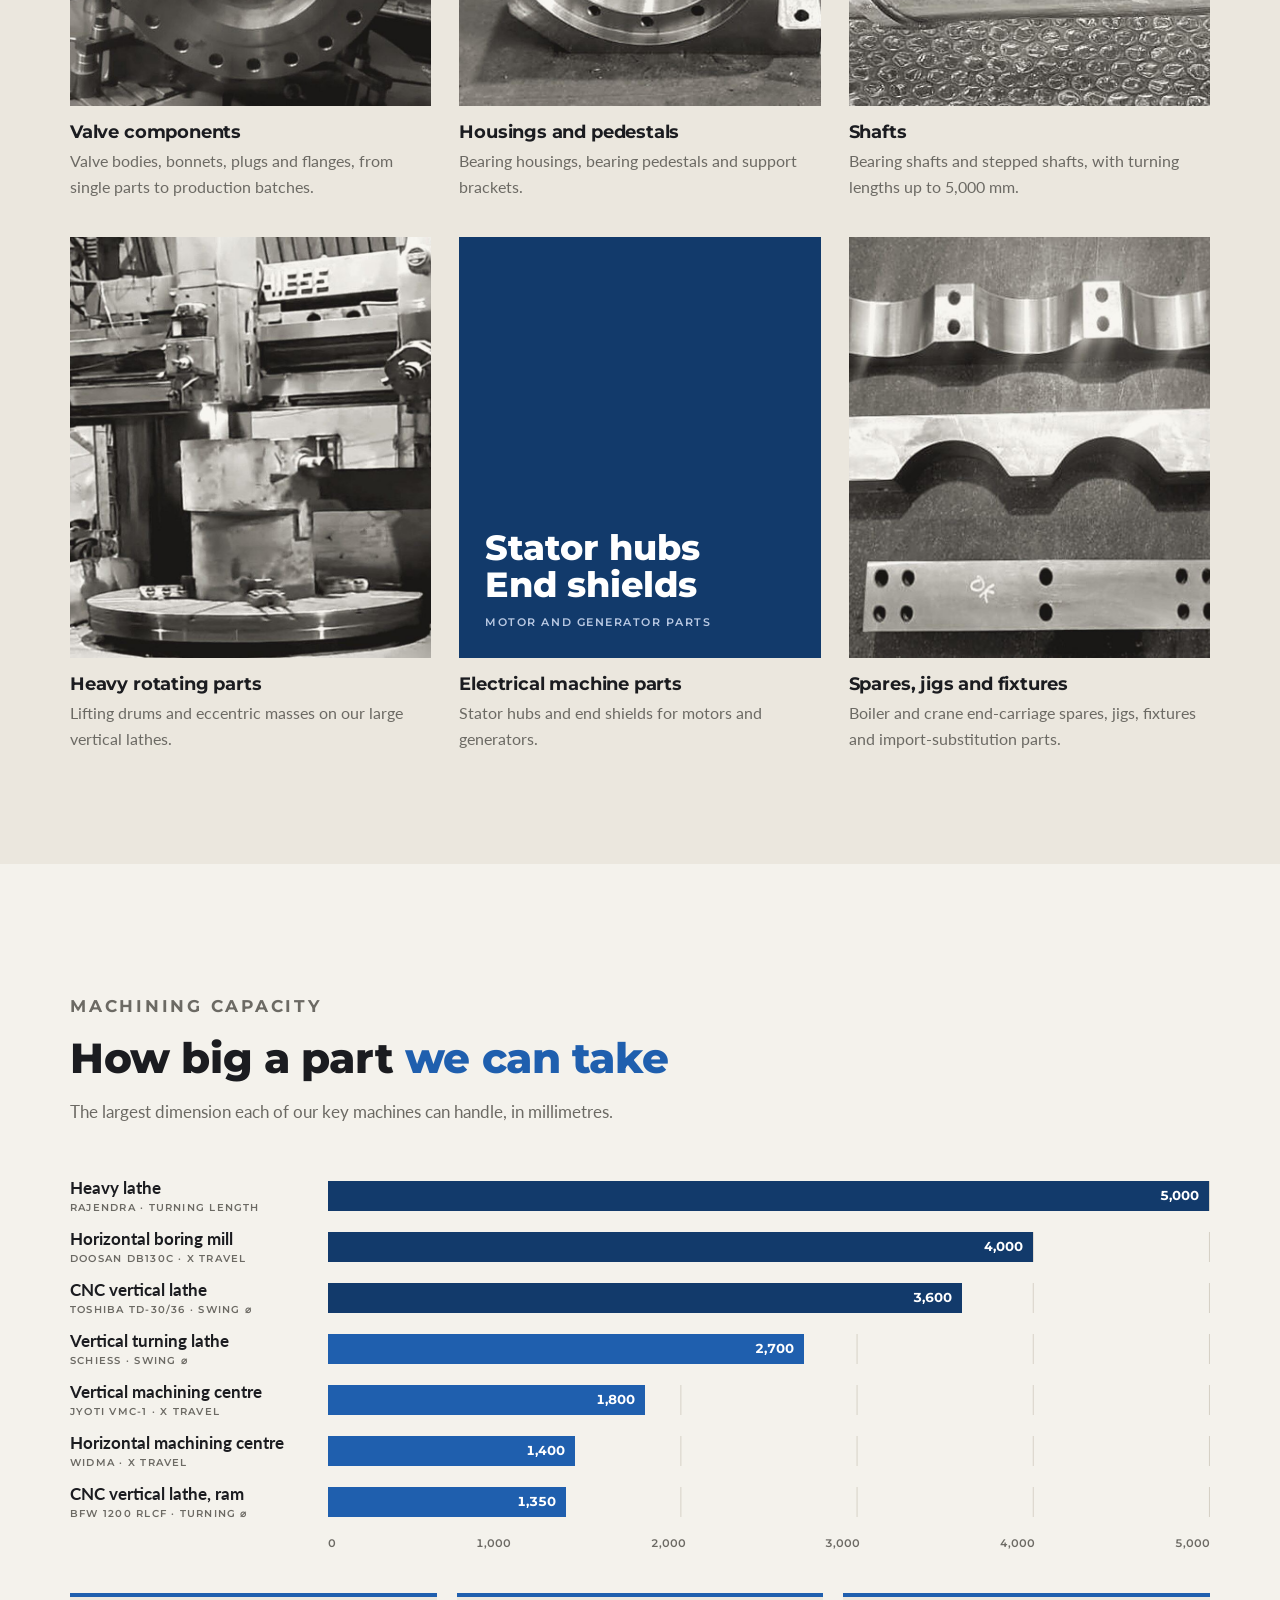
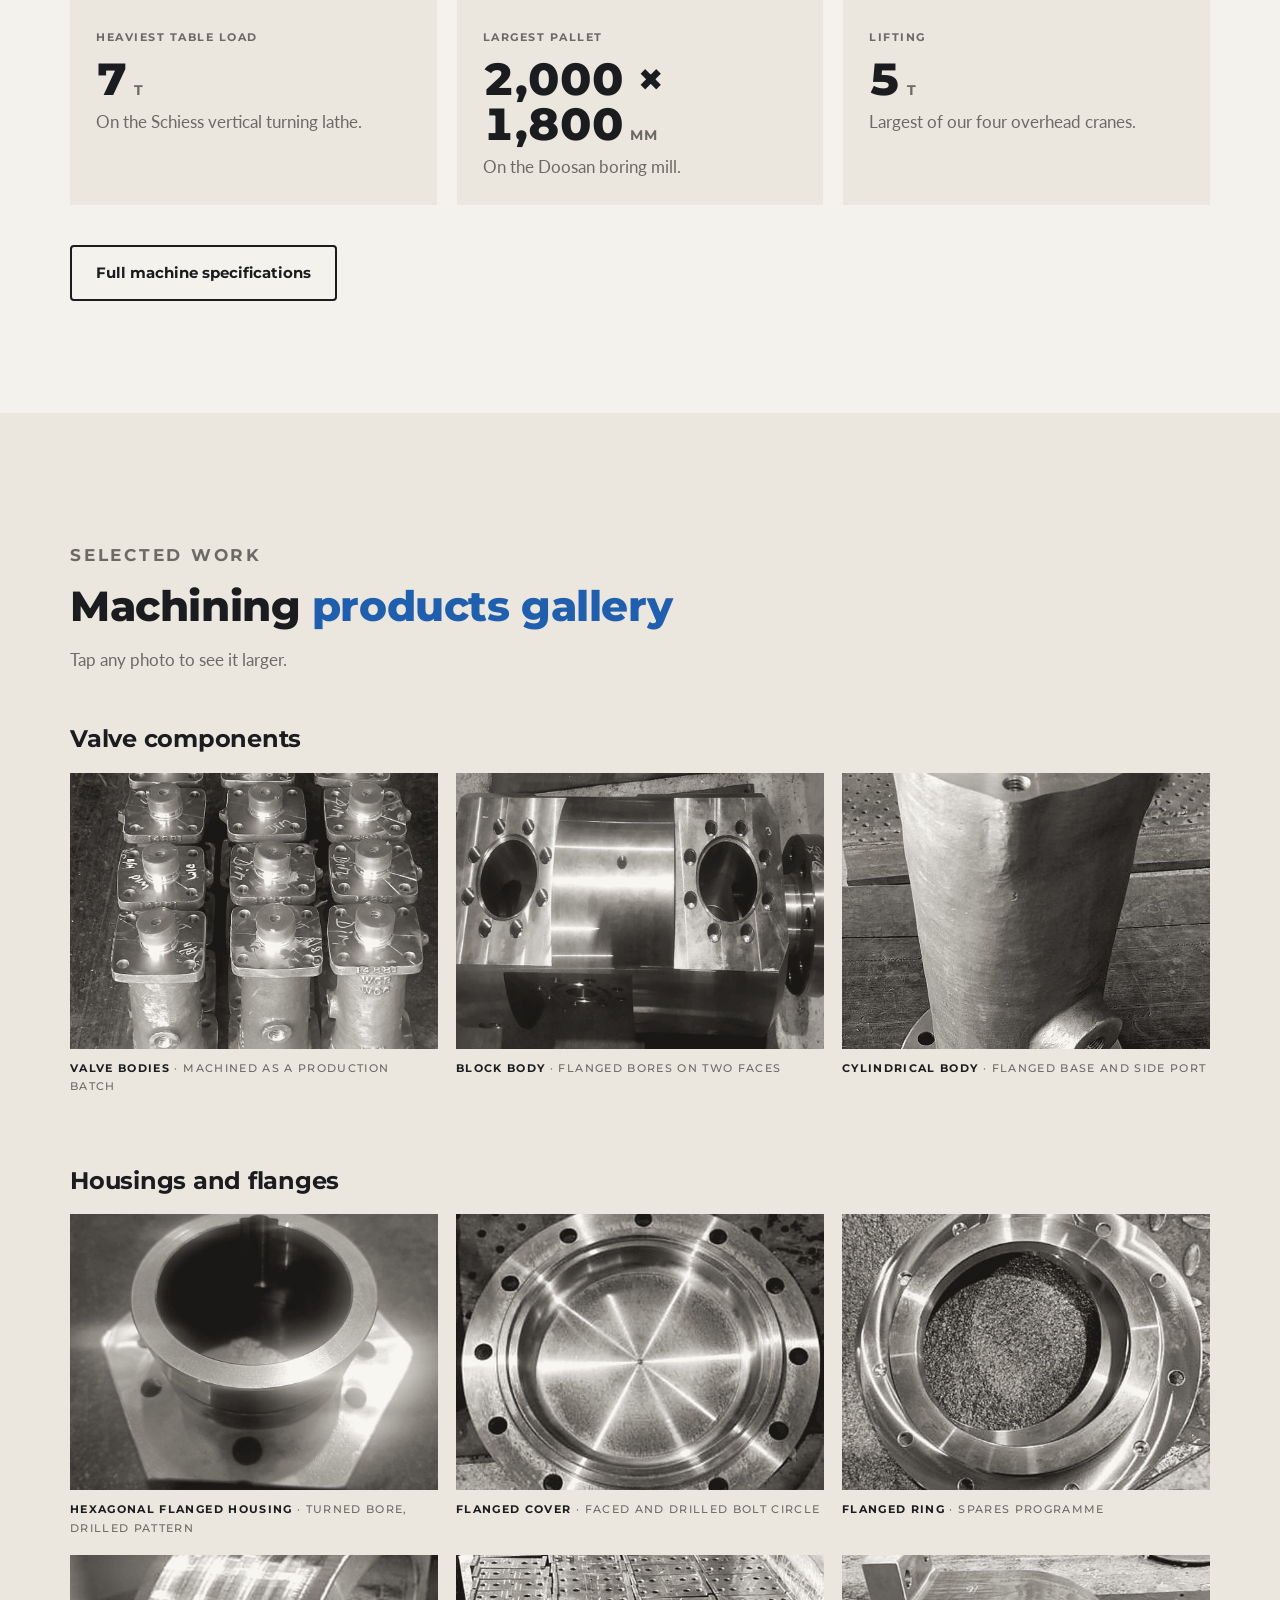
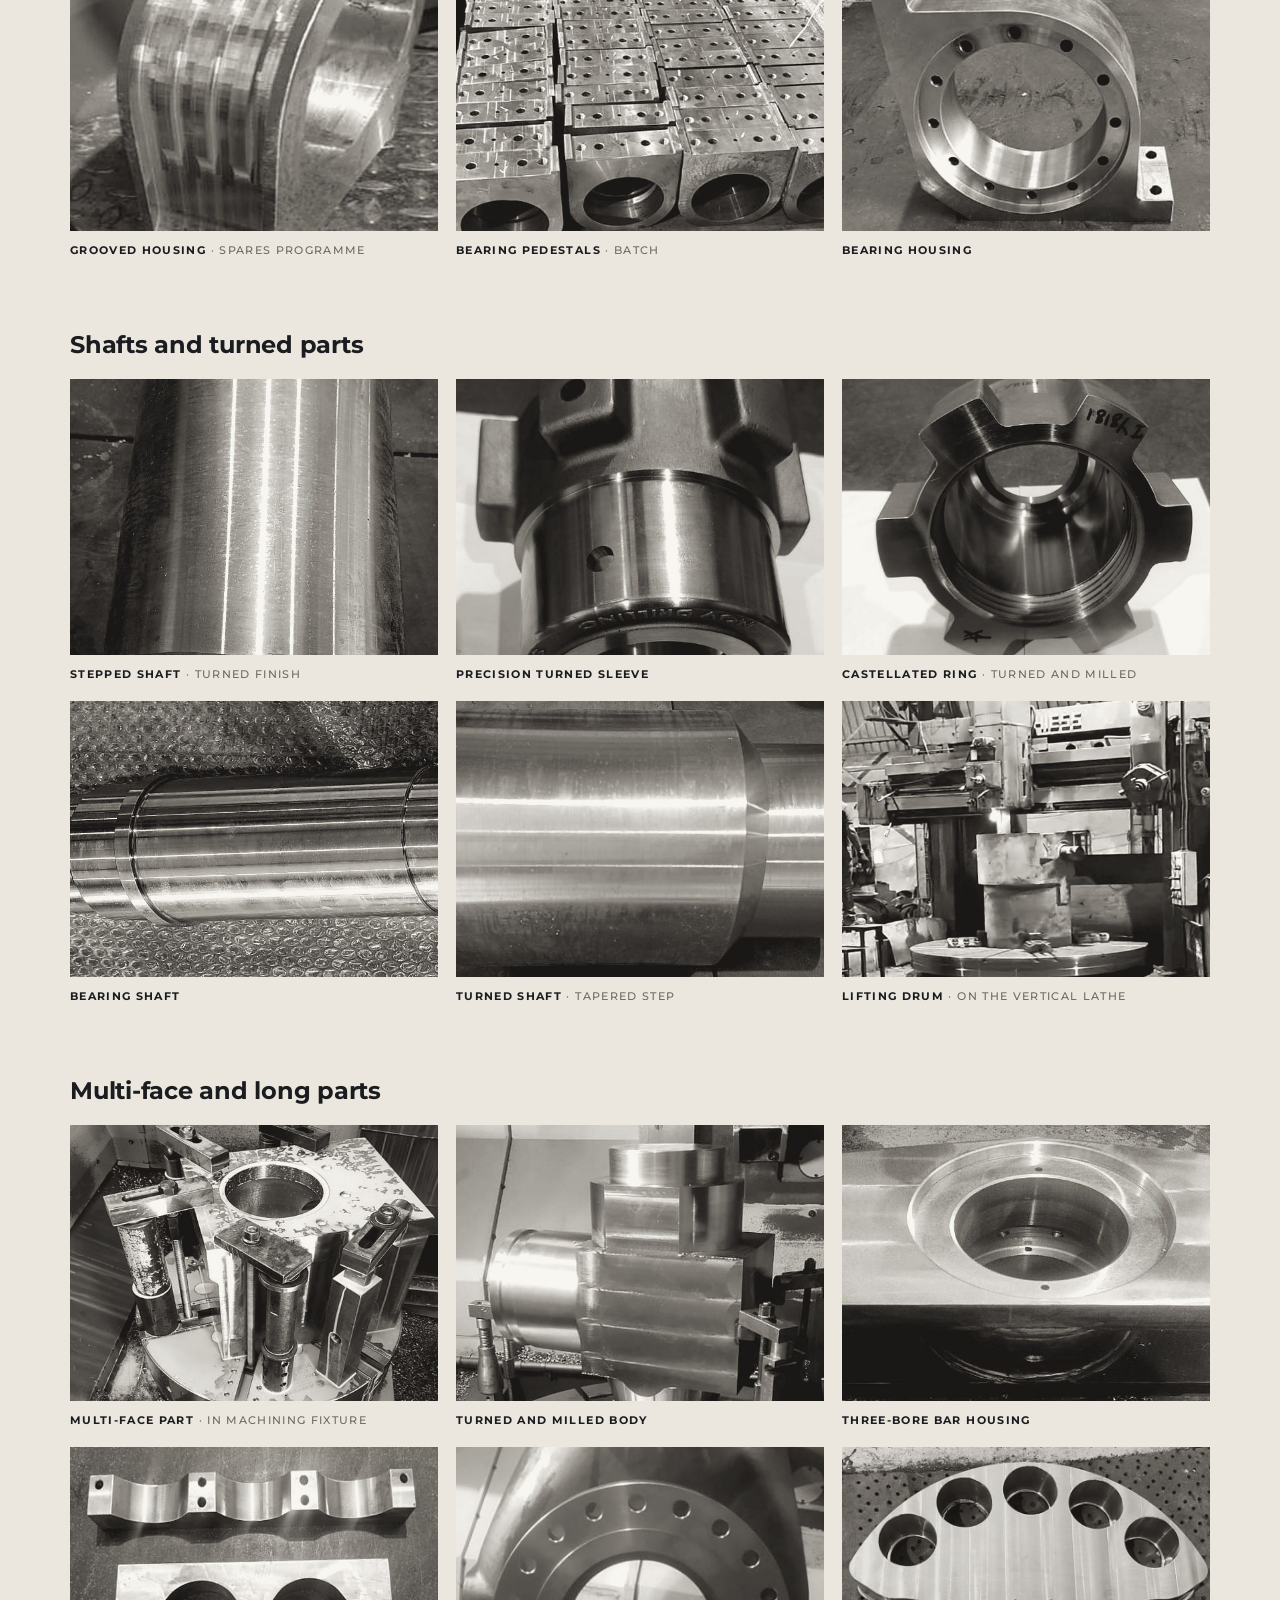
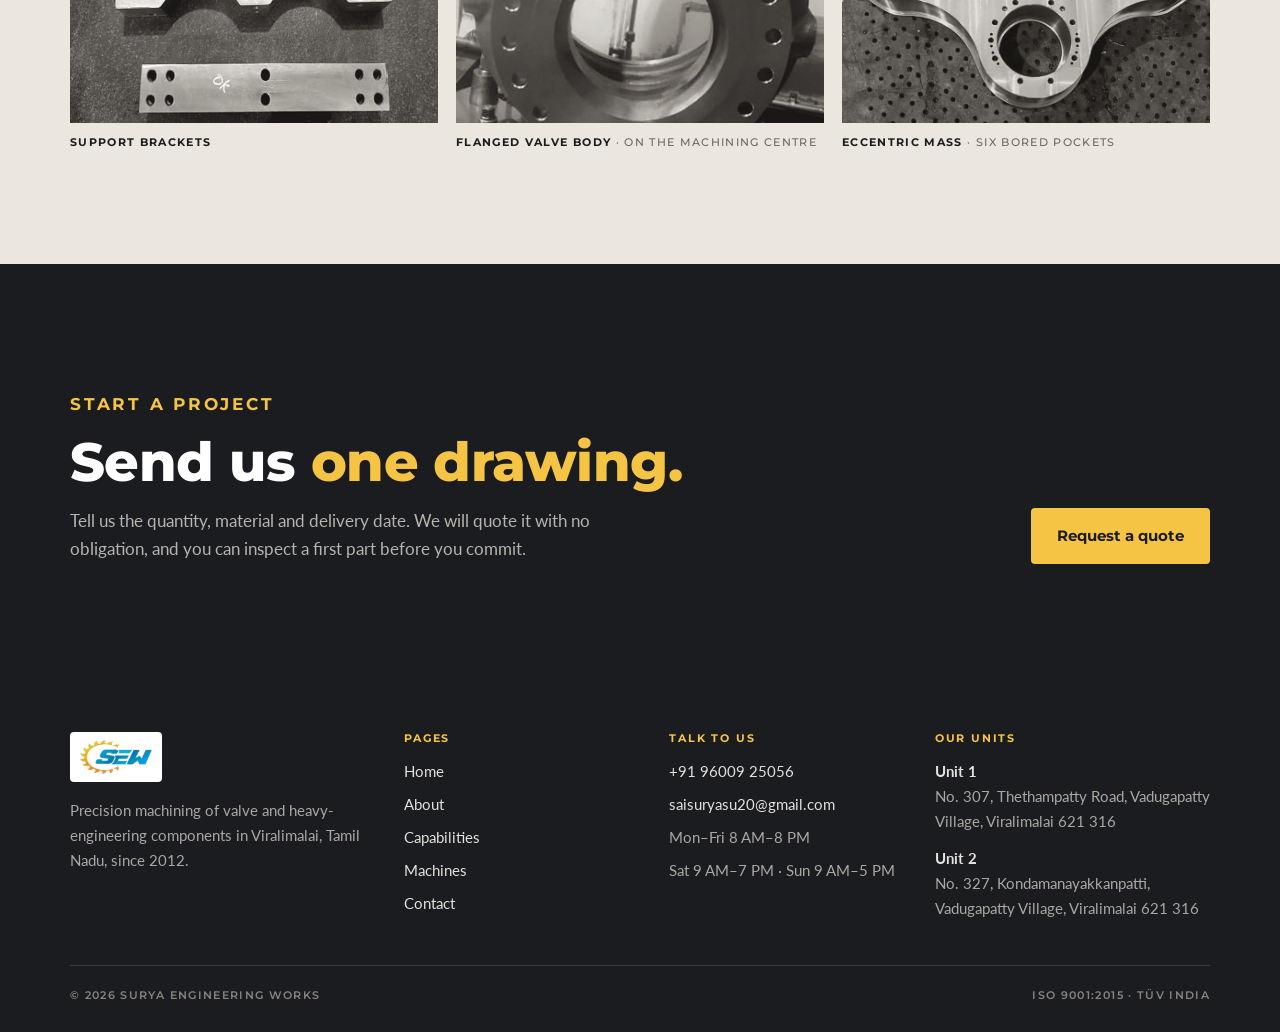
<file: capabilities.html>
<!DOCTYPE html>
<html lang="en">
<head>
<meta charset="utf-8">
<meta name="viewport" content="width=device-width, initial-scale=1, viewport-fit=cover">
<title>Capabilities | Surya Engineering Works</title>
<meta name="claude:viewport-fit-sides" content="cover">
<meta name="description" content="Valve components, housings, shafts, heavy rotating parts, stator hubs and spares machined by Surya Engineering Works, with a gallery of selected work.">
<meta property="og:title" content="Capabilities | Surya Engineering Works">
<meta property="og:description" content="Valve components, housings, shafts, heavy rotating parts, stator hubs and spares machined by Surya Engineering Works, with a gallery of selected work.">
<meta property="og:type" content="website">
<meta property="og:image" content="assets/img/hero.jpg">
<meta name="theme-color" content="#1b1c20">
<link rel="icon" type="image/png" href="assets/favicon.png">
<link rel="preconnect" href="https://fonts.googleapis.com">
<link rel="preconnect" href="https://fonts.gstatic.com" crossorigin>
<link rel="stylesheet" href="https://fonts.googleapis.com/css2?family=Lato:wght@400;700&family=Montserrat:wght@500;600;700;800&display=swap">
<link rel="stylesheet" href="css/style.css">
</head>
<body>
<a class="skip-link" href="#main">Skip to content</a>
<header class="site-header">
  <div class="wrap">
    <a class="brand" href="index.html" aria-label="Surya Engineering Works, home">
      <img src="assets/sew-logo.png" alt="SEW logo" width="74" height="35">
      <span class="brand-name">Surya Engineering Works<small>Viralimalai · Tamil Nadu · India</small></span>
    </a>
    <button class="nav-toggle" type="button" aria-expanded="false" aria-controls="site-nav">Menu</button>
    <nav class="nav" id="site-nav" aria-label="Main">
      <a href="index.html">Home</a>
      <a href="about.html">About</a>
      <a href="capabilities.html" aria-current="page">Capabilities</a>
      <a href="machines.html">Machines</a>
      <a class="btn btn-sun" href="contact.html">Contact us</a>
    </nav>
  </div>
</header>
<main id="main">

<section class="page-hero">
  <div class="wrap">
    <p class="eyebrow">Capabilities</p>
    <h1>What we machine, and <span class="accent">how big</span></h1>
    <p>We machine valve body, bonnet, flange, plug, stator hub, end shield, boiler spare and crane end-carriage components, from single parts to production batches.</p>
  </div>
</section>

<section class="section-tight">
  <div class="wrap">
    <div class="section-head">
      <p class="eyebrow">Industries we serve</p>
      <h2>Four industries, <span class="accent">one shop floor</span></h2>
    </div>
    <div class="why-grid">
      <div class="why-item"><h3>Valves and flow control</h3><p>Bodies, bonnets, plugs and flanges.</p></div>
      <div class="why-item"><h3>Power and boilers</h3><p>Boiler spares, stator hubs and end shields.</p></div>
      <div class="why-item"><h3>Foundry and forging</h3><p>Finish machining of cast and forged parts.</p></div>
      <div class="why-item"><h3>Cranes and heavy equipment</h3><p>Lifting drums and crane end-carriage spares.</p></div>
    </div>
  </div>
</section>

<section class="section tinted">
  <div class="wrap">
    <div class="section-head">
      <p class="eyebrow">Component families</p>
      <h2>Component families <span class="accent">we machine</span></h2>
    </div>
    <div class="family-grid">
      <article class="family">
        <figure><div class="ph"><img src="assets/img/valve-body.jpg" alt="Valve components" loading="lazy"></div></figure>
        <h3>Valve components</h3>
        <p>Valve bodies, bonnets, plugs and flanges, from single parts to production batches.</p>
      </article>
      <article class="family">
        <figure><div class="ph"><img src="assets/img/bearing-housing.jpg" alt="Housings and pedestals" loading="lazy"></div></figure>
        <h3>Housings and pedestals</h3>
        <p>Bearing housings, bearing pedestals and support brackets.</p>
      </article>
      <article class="family">
        <figure><div class="ph"><img src="assets/img/bearing-shaft.jpg" alt="Shafts" loading="lazy"></div></figure>
        <h3>Shafts</h3>
        <p>Bearing shafts and stepped shafts, with turning lengths up to 5,000 mm.</p>
      </article>
      <article class="family">
        <figure><div class="ph"><img src="assets/img/lifting-drum.jpg" alt="Heavy rotating parts" loading="lazy"></div></figure>
        <h3>Heavy rotating parts</h3>
        <p>Lifting drums and eccentric masses on our large vertical lathes.</p>
      </article>
      <article class="family">
        <figure><div class="ph solid"><strong>Stator hubs<br>End shields</strong><span>Motor and generator parts</span></div></figure>
        <h3>Electrical machine parts</h3>
        <p>Stator hubs and end shields for motors and generators.</p>
      </article>
      <article class="family">
        <figure><div class="ph"><img src="assets/img/support-brackets.jpg" alt="Spares, jigs and fixtures" loading="lazy"></div></figure>
        <h3>Spares, jigs and fixtures</h3>
        <p>Boiler and crane end-carriage spares, jigs, fixtures and import-substitution parts.</p>
      </article>
    </div>
  </div>
</section>

<section class="section">
  <div class="wrap">
    <div class="section-head">
      <p class="eyebrow">Machining capacity</p>
      <h2>How big a part <span class="accent">we can take</span></h2>
      <p>The largest dimension each of our key machines can handle, in millimetres.</p>
    </div>
    <div class="capacity" role="table" aria-label="Largest dimension each key machine can handle, in millimetres">
      <div class="cap-row">
        <div class="cap-name">Heavy lathe<small>Rajendra · turning length</small></div>
        <div class="cap-track"><div class="cap-bar top" style="width:100.00%">5,000</div></div>
      </div>
      <div class="cap-row">
        <div class="cap-name">Horizontal boring mill<small>Doosan DB130C · X travel</small></div>
        <div class="cap-track"><div class="cap-bar top" style="width:80.00%">4,000</div></div>
      </div>
      <div class="cap-row">
        <div class="cap-name">CNC vertical lathe<small>Toshiba TD-30/36 · swing ⌀</small></div>
        <div class="cap-track"><div class="cap-bar top" style="width:72.00%">3,600</div></div>
      </div>
      <div class="cap-row">
        <div class="cap-name">Vertical turning lathe<small>Schiess · swing ⌀</small></div>
        <div class="cap-track"><div class="cap-bar" style="width:54.00%">2,700</div></div>
      </div>
      <div class="cap-row">
        <div class="cap-name">Vertical machining centre<small>Jyoti VMC-1 · X travel</small></div>
        <div class="cap-track"><div class="cap-bar" style="width:36.00%">1,800</div></div>
      </div>
      <div class="cap-row">
        <div class="cap-name">Horizontal machining centre<small>WIDMA · X travel</small></div>
        <div class="cap-track"><div class="cap-bar" style="width:28.00%">1,400</div></div>
      </div>
      <div class="cap-row">
        <div class="cap-name">CNC vertical lathe, ram<small>BFW 1200 RLCF · turning ⌀</small></div>
        <div class="cap-track"><div class="cap-bar" style="width:27.00%">1,350</div></div>
      </div>
      <div class="cap-scale"><span></span><ol aria-hidden="true"><li>0</li><li>1,000</li><li>2,000</li><li>3,000</li><li>4,000</li><li>5,000</li></ol></div>
    </div>
    <div class="fact-grid mt-40" style="grid-template-columns:repeat(auto-fit,minmax(min(100%,240px),1fr))">
      <div class="fact"><span class="label">Heaviest table load</span><span class="big">7<small>t</small></span><p>On the Schiess vertical turning lathe.</p></div>
      <div class="fact"><span class="label">Largest pallet</span><span class="big">2,000 × 1,800<small>mm</small></span><p>On the Doosan boring mill.</p></div>
      <div class="fact"><span class="label">Lifting</span><span class="big">5<small>t</small></span><p>Largest of our four overhead cranes.</p></div>
    </div>
    <div class="mt-40"><a class="btn btn-outline" href="machines.html">Full machine specifications</a></div>
  </div>
</section>

<section class="section tinted" id="gallery">
  <div class="wrap">
    <div class="section-head">
      <p class="eyebrow">Selected work</p>
      <h2>Machining <span class="accent">products gallery</span></h2>
      <p>Tap any photo to see it larger.</p>
    </div>
    <div class="gallery-group">
      <h3>Valve components</h3>
      <div class="gallery">
        <figure>
          <button type="button" data-full="assets/img/valve-bodies-batch.jpg" data-caption="Valve bodies · Machined as a production batch" aria-label="Enlarge photo: Valve bodies · Machined as a production batch"><img src="assets/img/valve-bodies-batch.jpg" alt="Valve bodies" loading="lazy"></button>
          <figcaption>Valve bodies <span>· Machined as a production batch</span></figcaption>
        </figure>
        <figure>
          <button type="button" data-full="assets/img/block-body.jpg" data-caption="Block body · Flanged bores on two faces" aria-label="Enlarge photo: Block body · Flanged bores on two faces"><img src="assets/img/block-body.jpg" alt="Block body" loading="lazy"></button>
          <figcaption>Block body <span>· Flanged bores on two faces</span></figcaption>
        </figure>
        <figure>
          <button type="button" data-full="assets/img/cylindrical-body.jpg" data-caption="Cylindrical body · Flanged base and side port" aria-label="Enlarge photo: Cylindrical body · Flanged base and side port"><img src="assets/img/cylindrical-body.jpg" alt="Cylindrical body" loading="lazy"></button>
          <figcaption>Cylindrical body <span>· Flanged base and side port</span></figcaption>
        </figure>
      </div>
    </div>
    <div class="gallery-group">
      <h3>Housings and flanges</h3>
      <div class="gallery">
        <figure>
          <button type="button" data-full="assets/img/hex-housing.jpg" data-caption="Hexagonal flanged housing · Turned bore, drilled pattern" aria-label="Enlarge photo: Hexagonal flanged housing · Turned bore, drilled pattern"><img src="assets/img/hex-housing.jpg" alt="Hexagonal flanged housing" loading="lazy"></button>
          <figcaption>Hexagonal flanged housing <span>· Turned bore, drilled pattern</span></figcaption>
        </figure>
        <figure>
          <button type="button" data-full="assets/img/flanged-cover.jpg" data-caption="Flanged cover · Faced and drilled bolt circle" aria-label="Enlarge photo: Flanged cover · Faced and drilled bolt circle"><img src="assets/img/flanged-cover.jpg" alt="Flanged cover" loading="lazy"></button>
          <figcaption>Flanged cover <span>· Faced and drilled bolt circle</span></figcaption>
        </figure>
        <figure>
          <button type="button" data-full="assets/img/flanged-ring.jpg" data-caption="Flanged ring · Spares programme" aria-label="Enlarge photo: Flanged ring · Spares programme"><img src="assets/img/flanged-ring.jpg" alt="Flanged ring" loading="lazy"></button>
          <figcaption>Flanged ring <span>· Spares programme</span></figcaption>
        </figure>
        <figure>
          <button type="button" data-full="assets/img/grooved-housing.jpg" data-caption="Grooved housing · Spares programme" aria-label="Enlarge photo: Grooved housing · Spares programme"><img src="assets/img/grooved-housing.jpg" alt="Grooved housing" loading="lazy"></button>
          <figcaption>Grooved housing <span>· Spares programme</span></figcaption>
        </figure>
        <figure>
          <button type="button" data-full="assets/img/bearing-pedestals.jpg" data-caption="Bearing pedestals · Batch" aria-label="Enlarge photo: Bearing pedestals · Batch"><img src="assets/img/bearing-pedestals.jpg" alt="Bearing pedestals" loading="lazy"></button>
          <figcaption>Bearing pedestals <span>· Batch</span></figcaption>
        </figure>
        <figure>
          <button type="button" data-full="assets/img/bearing-housing.jpg" data-caption="Bearing housing" aria-label="Enlarge photo: Bearing housing"><img src="assets/img/bearing-housing.jpg" alt="Bearing housing" loading="lazy"></button>
          <figcaption>Bearing housing</figcaption>
        </figure>
      </div>
    </div>
    <div class="gallery-group">
      <h3>Shafts and turned parts</h3>
      <div class="gallery">
        <figure>
          <button type="button" data-full="assets/img/stepped-shaft.jpg" data-caption="Stepped shaft · Turned finish" aria-label="Enlarge photo: Stepped shaft · Turned finish"><img src="assets/img/stepped-shaft.jpg" alt="Stepped shaft" loading="lazy"></button>
          <figcaption>Stepped shaft <span>· Turned finish</span></figcaption>
        </figure>
        <figure>
          <button type="button" data-full="assets/img/turned-sleeve.jpg" data-caption="Precision turned sleeve" aria-label="Enlarge photo: Precision turned sleeve"><img src="assets/img/turned-sleeve.jpg" alt="Precision turned sleeve" loading="lazy"></button>
          <figcaption>Precision turned sleeve</figcaption>
        </figure>
        <figure>
          <button type="button" data-full="assets/img/castellated-ring.jpg" data-caption="Castellated ring · Turned and milled" aria-label="Enlarge photo: Castellated ring · Turned and milled"><img src="assets/img/castellated-ring.jpg" alt="Castellated ring" loading="lazy"></button>
          <figcaption>Castellated ring <span>· Turned and milled</span></figcaption>
        </figure>
        <figure>
          <button type="button" data-full="assets/img/bearing-shaft.jpg" data-caption="Bearing shaft" aria-label="Enlarge photo: Bearing shaft"><img src="assets/img/bearing-shaft.jpg" alt="Bearing shaft" loading="lazy"></button>
          <figcaption>Bearing shaft</figcaption>
        </figure>
        <figure>
          <button type="button" data-full="assets/img/turned-shaft.jpg" data-caption="Turned shaft · Tapered step" aria-label="Enlarge photo: Turned shaft · Tapered step"><img src="assets/img/turned-shaft.jpg" alt="Turned shaft" loading="lazy"></button>
          <figcaption>Turned shaft <span>· Tapered step</span></figcaption>
        </figure>
        <figure>
          <button type="button" data-full="assets/img/lifting-drum.jpg" data-caption="Lifting drum · On the vertical lathe" aria-label="Enlarge photo: Lifting drum · On the vertical lathe"><img src="assets/img/lifting-drum.jpg" alt="Lifting drum" loading="lazy"></button>
          <figcaption>Lifting drum <span>· On the vertical lathe</span></figcaption>
        </figure>
      </div>
    </div>
    <div class="gallery-group">
      <h3>Multi-face and long parts</h3>
      <div class="gallery">
        <figure>
          <button type="button" data-full="assets/img/multi-face-part.jpg" data-caption="Multi-face part · In machining fixture" aria-label="Enlarge photo: Multi-face part · In machining fixture"><img src="assets/img/multi-face-part.jpg" alt="Multi-face part" loading="lazy"></button>
          <figcaption>Multi-face part <span>· In machining fixture</span></figcaption>
        </figure>
        <figure>
          <button type="button" data-full="assets/img/turned-milled-body.jpg" data-caption="Turned and milled body" aria-label="Enlarge photo: Turned and milled body"><img src="assets/img/turned-milled-body.jpg" alt="Turned and milled body" loading="lazy"></button>
          <figcaption>Turned and milled body</figcaption>
        </figure>
        <figure>
          <button type="button" data-full="assets/img/three-bore-housing.jpg" data-caption="Three-bore bar housing" aria-label="Enlarge photo: Three-bore bar housing"><img src="assets/img/three-bore-housing.jpg" alt="Three-bore bar housing" loading="lazy"></button>
          <figcaption>Three-bore bar housing</figcaption>
        </figure>
        <figure>
          <button type="button" data-full="assets/img/support-brackets.jpg" data-caption="Support brackets" aria-label="Enlarge photo: Support brackets"><img src="assets/img/support-brackets.jpg" alt="Support brackets" loading="lazy"></button>
          <figcaption>Support brackets</figcaption>
        </figure>
        <figure>
          <button type="button" data-full="assets/img/valve-body.jpg" data-caption="Flanged valve body · On the machining centre" aria-label="Enlarge photo: Flanged valve body · On the machining centre"><img src="assets/img/valve-body.jpg" alt="Flanged valve body" loading="lazy"></button>
          <figcaption>Flanged valve body <span>· On the machining centre</span></figcaption>
        </figure>
        <figure>
          <button type="button" data-full="assets/img/hero.jpg" data-caption="Eccentric mass · Six bored pockets" aria-label="Enlarge photo: Eccentric mass · Six bored pockets"><img src="assets/img/hero.jpg" alt="Eccentric mass" loading="lazy"></button>
          <figcaption>Eccentric mass <span>· Six bored pockets</span></figcaption>
        </figure>
      </div>
    </div>
  </div>
</section>

<section class="on-dark cta-band section">
  <div class="wrap">
    <div>
      <p class="eyebrow">Start a project</p>
      <h2>Send us <span class="sun">one drawing.</span></h2>
      <p>Tell us the quantity, material and delivery date. We will quote it with no obligation, and you can inspect a first part before you commit.</p>
    </div>
    <div><a class="btn btn-sun" href="contact.html">Request a quote</a></div>
  </div>
</section>
</main>
<footer class="site-footer">
  <div class="wrap">
    <div class="footer-grid">
      <div class="footer-brand">
        <img src="assets/sew-logo.png" alt="SEW logo" width="92" height="43">
        <p>Precision machining of valve and heavy-engineering components in Viralimalai, Tamil Nadu, since 2012.</p>
      </div>
      <div>
        <h4>Pages</h4>
        <ul>
          <li><a href="index.html">Home</a></li>
          <li><a href="about.html">About</a></li>
          <li><a href="capabilities.html">Capabilities</a></li>
          <li><a href="machines.html">Machines</a></li>
          <li><a href="contact.html">Contact</a></li>
        </ul>
      </div>
      <div>
        <h4>Talk to us</h4>
        <ul>
          <li><a href="tel:+919600925056">+91 96009 25056</a></li>
          <li><a href="mailto:saisuryasu20@gmail.com">saisuryasu20@gmail.com</a></li>
          <li>Mon–Fri 8 AM–8 PM</li>
          <li>Sat 9 AM–7 PM · Sun 9 AM–5 PM</li>
        </ul>
      </div>
      <div>
        <h4>Our units</h4>
        <address>
          <span><strong style="color:#e3e2de">Unit 1</strong><br>No. 307, Thethampatty Road, Vadugapatty Village, Viralimalai 621 316</span>
          <span><strong style="color:#e3e2de">Unit 2</strong><br>No. 327, Kondamanayakkanpatti, Vadugapatty Village, Viralimalai 621 316</span>
        </address>
      </div>
    </div>
    <div class="footer-bottom">
      <span>© <span id="year">2026</span> Surya Engineering Works</span>
      <span>ISO 9001:2015 · TÜV India</span>
    </div>
  </div>
</footer>
<script src="js/main.js"></script>
</body>
</html>
</file>
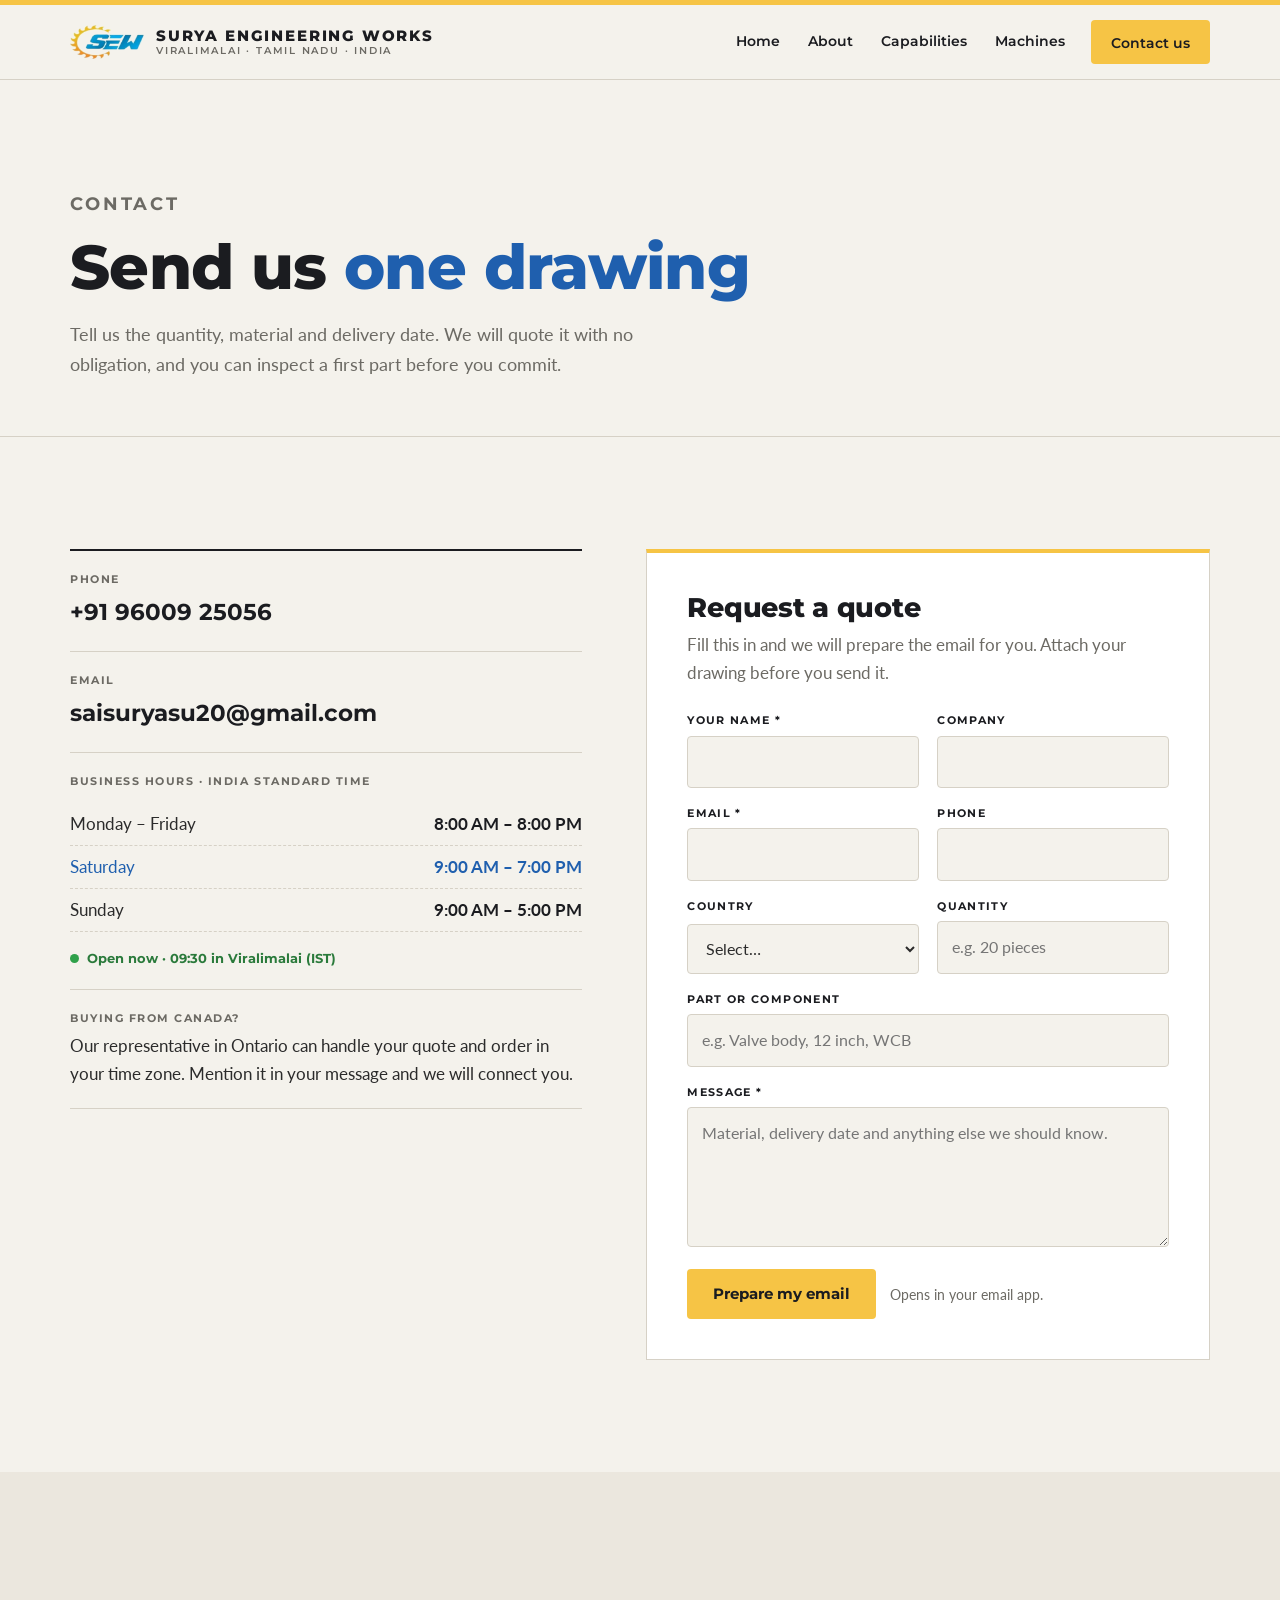
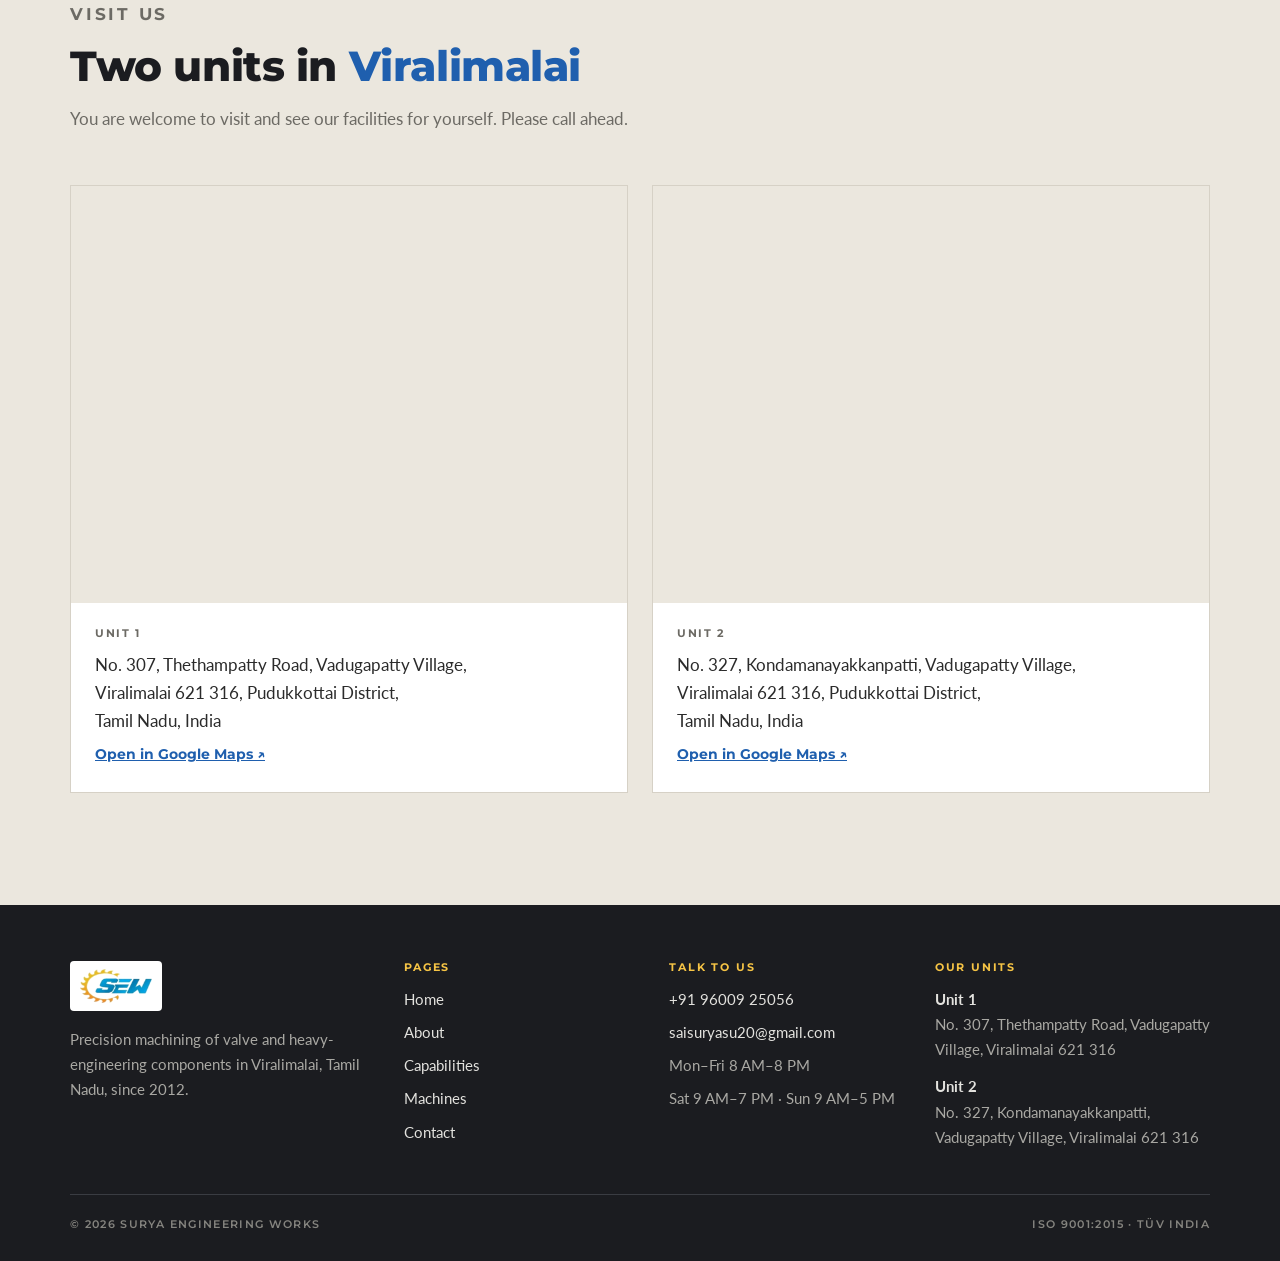
<file: contact.html>
<!DOCTYPE html>
<html lang="en">
<head>
<meta charset="utf-8">
<meta name="viewport" content="width=device-width, initial-scale=1, viewport-fit=cover">
<title>Contact | Surya Engineering Works</title>
<meta name="claude:viewport-fit-sides" content="cover">
<meta name="description" content="Contact Surya Engineering Works in Viralimalai, Tamil Nadu: phone, email, business hours, maps of both units and a quote request form.">
<meta property="og:title" content="Contact | Surya Engineering Works">
<meta property="og:description" content="Contact Surya Engineering Works in Viralimalai, Tamil Nadu: phone, email, business hours, maps of both units and a quote request form.">
<meta property="og:type" content="website">
<meta property="og:image" content="assets/img/hero.jpg">
<meta name="theme-color" content="#1b1c20">
<link rel="icon" type="image/png" href="assets/favicon.png">
<link rel="preconnect" href="https://fonts.googleapis.com">
<link rel="preconnect" href="https://fonts.gstatic.com" crossorigin>
<link rel="stylesheet" href="https://fonts.googleapis.com/css2?family=Lato:wght@400;700&family=Montserrat:wght@500;600;700;800&display=swap">
<link rel="stylesheet" href="css/style.css">
</head>
<body>
<a class="skip-link" href="#main">Skip to content</a>
<header class="site-header">
  <div class="wrap">
    <a class="brand" href="index.html" aria-label="Surya Engineering Works, home">
      <img src="assets/sew-logo.png" alt="SEW logo" width="74" height="35">
      <span class="brand-name">Surya Engineering Works<small>Viralimalai · Tamil Nadu · India</small></span>
    </a>
    <button class="nav-toggle" type="button" aria-expanded="false" aria-controls="site-nav">Menu</button>
    <nav class="nav" id="site-nav" aria-label="Main">
      <a href="index.html">Home</a>
      <a href="about.html">About</a>
      <a href="capabilities.html">Capabilities</a>
      <a href="machines.html">Machines</a>
      <a class="btn btn-sun" href="contact.html" aria-current="page">Contact us</a>
    </nav>
  </div>
</header>
<main id="main">

<section class="page-hero">
  <div class="wrap">
    <p class="eyebrow">Contact</p>
    <h1>Send us <span class="accent">one drawing</span></h1>
    <p>Tell us the quantity, material and delivery date. We will quote it with no obligation, and you can inspect a first part before you commit.</p>
  </div>
</section>

<section class="section">
  <div class="wrap contact-grid">
    <div>
      <div class="contact-line">
        <span class="label">Phone</span>
        <a href="tel:+919600925056">+91 96009 25056</a>
      </div>
      <div class="contact-line">
        <span class="label">Email</span>
        <a href="mailto:saisuryasu20@gmail.com">saisuryasu20@gmail.com</a>
      </div>
      <div class="contact-line">
        <span class="label">Business hours · India Standard Time</span>
        <table class="hours">
          <tbody>
            <tr data-day="1 2 3 4 5"><td>Monday – Friday</td><td>8:00 AM – 8:00 PM</td></tr>
            <tr data-day="6"><td>Saturday</td><td>9:00 AM – 7:00 PM</td></tr>
            <tr data-day="0"><td>Sunday</td><td>9:00 AM – 5:00 PM</td></tr>
          </tbody>
        </table>
        <span class="open-status" data-open-status>Viralimalai, India (IST)</span>
      </div>
      <div class="contact-line">
        <span class="label">Buying from Canada?</span>
        <p>Our representative in Ontario can handle your quote and order in your time zone. Mention it in your message and we will connect you.</p>
      </div>
    </div>

    <div class="form-card">
      <h2>Request a quote</h2>
      <p>Fill this in and we will prepare the email for you. Attach your drawing before you send it.</p>
      <form id="enquiry-form" novalidate>
        <div class="form-grid">
          <div class="field">
            <label for="f-name">Your name *</label>
            <input id="f-name" name="name" type="text" autocomplete="name" required>
            <span class="error" data-error-for="f-name" hidden>Please enter your name.</span>
          </div>
          <div class="field">
            <label for="f-company">Company</label>
            <input id="f-company" name="company" type="text" autocomplete="organization">
          </div>
          <div class="field">
            <label for="f-email">Email *</label>
            <input id="f-email" name="email" type="email" autocomplete="email" required>
            <span class="error" data-error-for="f-email" hidden>Please enter a valid email address.</span>
          </div>
          <div class="field">
            <label for="f-phone">Phone</label>
            <input id="f-phone" name="phone" type="tel" autocomplete="tel">
          </div>
          <div class="field">
            <label for="f-country">Country</label>
            <select id="f-country" name="country">
              <option value="">Select…</option>
              <option>India</option>
              <option>Canada</option>
              <option>United States</option>
              <option>Other</option>
            </select>
          </div>
          <div class="field">
            <label for="f-qty">Quantity</label>
            <input id="f-qty" name="quantity" type="text" placeholder="e.g. 20 pieces">
          </div>
          <div class="field full">
            <label for="f-part">Part or component</label>
            <input id="f-part" name="part" type="text" placeholder="e.g. Valve body, 12 inch, WCB">
          </div>
          <div class="field full">
            <label for="f-message">Message *</label>
            <textarea id="f-message" name="message" required placeholder="Material, delivery date and anything else we should know."></textarea>
            <span class="error" data-error-for="f-message" hidden>Please add a short message.</span>
          </div>
        </div>
        <div class="form-actions">
          <button class="btn btn-sun" type="submit">Prepare my email</button>
          <span class="form-hint">Opens in your email app.</span>
        </div>
      </form>
      <div class="form-result" id="form-result" hidden>
        <strong>Your email app should open with the message ready.</strong> Attach your drawing and press send. If nothing opened, email us directly:
        <div class="copy-row"><code id="email-text">saisuryasu20@gmail.com</code><button class="btn btn-outline btn-small" type="button" id="copy-email">Copy address</button></div>
      </div>
    </div>
  </div>
</section>

<section class="section tinted">
  <div class="wrap">
    <div class="section-head">
      <p class="eyebrow">Visit us</p>
      <h2>Two units in <span class="accent">Viralimalai</span></h2>
      <p>You are welcome to visit and see our facilities for yourself. Please call ahead.</p>
    </div>
    <div class="locations">
      <article class="location">
        <div class="map"><iframe title="Map of Unit 1" src="https://maps.google.com/maps?q=Thethampatty+Road%2C+Vadugapatty%2C+Viralimalai%2C+Tamil+Nadu+621316&amp;z=14&amp;output=embed" loading="lazy" referrerpolicy="no-referrer-when-downgrade"></iframe></div>
        <div class="info">
          <span class="label">Unit 1</span>
          <address>No. 307, Thethampatty Road, Vadugapatty Village,<br>Viralimalai 621 316, Pudukkottai District,<br>Tamil Nadu, India</address>
          <a class="map-link" href="https://www.google.com/maps/search/?api=1&amp;query=Thethampatty+Road%2C+Vadugapatty%2C+Viralimalai%2C+Tamil+Nadu+621316" target="_blank" rel="noopener">Open in Google Maps ↗</a>
        </div>
      </article>
      <article class="location">
        <div class="map"><iframe title="Map of Unit 2" src="https://maps.google.com/maps?q=Kondamanayakkanpatti%2C+Viralimalai%2C+Tamil+Nadu+621316&amp;z=14&amp;output=embed" loading="lazy" referrerpolicy="no-referrer-when-downgrade"></iframe></div>
        <div class="info">
          <span class="label">Unit 2</span>
          <address>No. 327, Kondamanayakkanpatti, Vadugapatty Village,<br>Viralimalai 621 316, Pudukkottai District,<br>Tamil Nadu, India</address>
          <a class="map-link" href="https://www.google.com/maps/search/?api=1&amp;query=Kondamanayakkanpatti%2C+Viralimalai%2C+Tamil+Nadu+621316" target="_blank" rel="noopener">Open in Google Maps ↗</a>
        </div>
      </article>
    </div>
  </div>
</section>
</main>
<footer class="site-footer">
  <div class="wrap">
    <div class="footer-grid">
      <div class="footer-brand">
        <img src="assets/sew-logo.png" alt="SEW logo" width="92" height="43">
        <p>Precision machining of valve and heavy-engineering components in Viralimalai, Tamil Nadu, since 2012.</p>
      </div>
      <div>
        <h4>Pages</h4>
        <ul>
          <li><a href="index.html">Home</a></li>
          <li><a href="about.html">About</a></li>
          <li><a href="capabilities.html">Capabilities</a></li>
          <li><a href="machines.html">Machines</a></li>
          <li><a href="contact.html">Contact</a></li>
        </ul>
      </div>
      <div>
        <h4>Talk to us</h4>
        <ul>
          <li><a href="tel:+919600925056">+91 96009 25056</a></li>
          <li><a href="mailto:saisuryasu20@gmail.com">saisuryasu20@gmail.com</a></li>
          <li>Mon–Fri 8 AM–8 PM</li>
          <li>Sat 9 AM–7 PM · Sun 9 AM–5 PM</li>
        </ul>
      </div>
      <div>
        <h4>Our units</h4>
        <address>
          <span><strong style="color:#e3e2de">Unit 1</strong><br>No. 307, Thethampatty Road, Vadugapatty Village, Viralimalai 621 316</span>
          <span><strong style="color:#e3e2de">Unit 2</strong><br>No. 327, Kondamanayakkanpatti, Vadugapatty Village, Viralimalai 621 316</span>
        </address>
      </div>
    </div>
    <div class="footer-bottom">
      <span>© <span id="year">2026</span> Surya Engineering Works</span>
      <span>ISO 9001:2015 · TÜV India</span>
    </div>
  </div>
</footer>
<script src="js/main.js"></script>
</body>
</html>
</file>
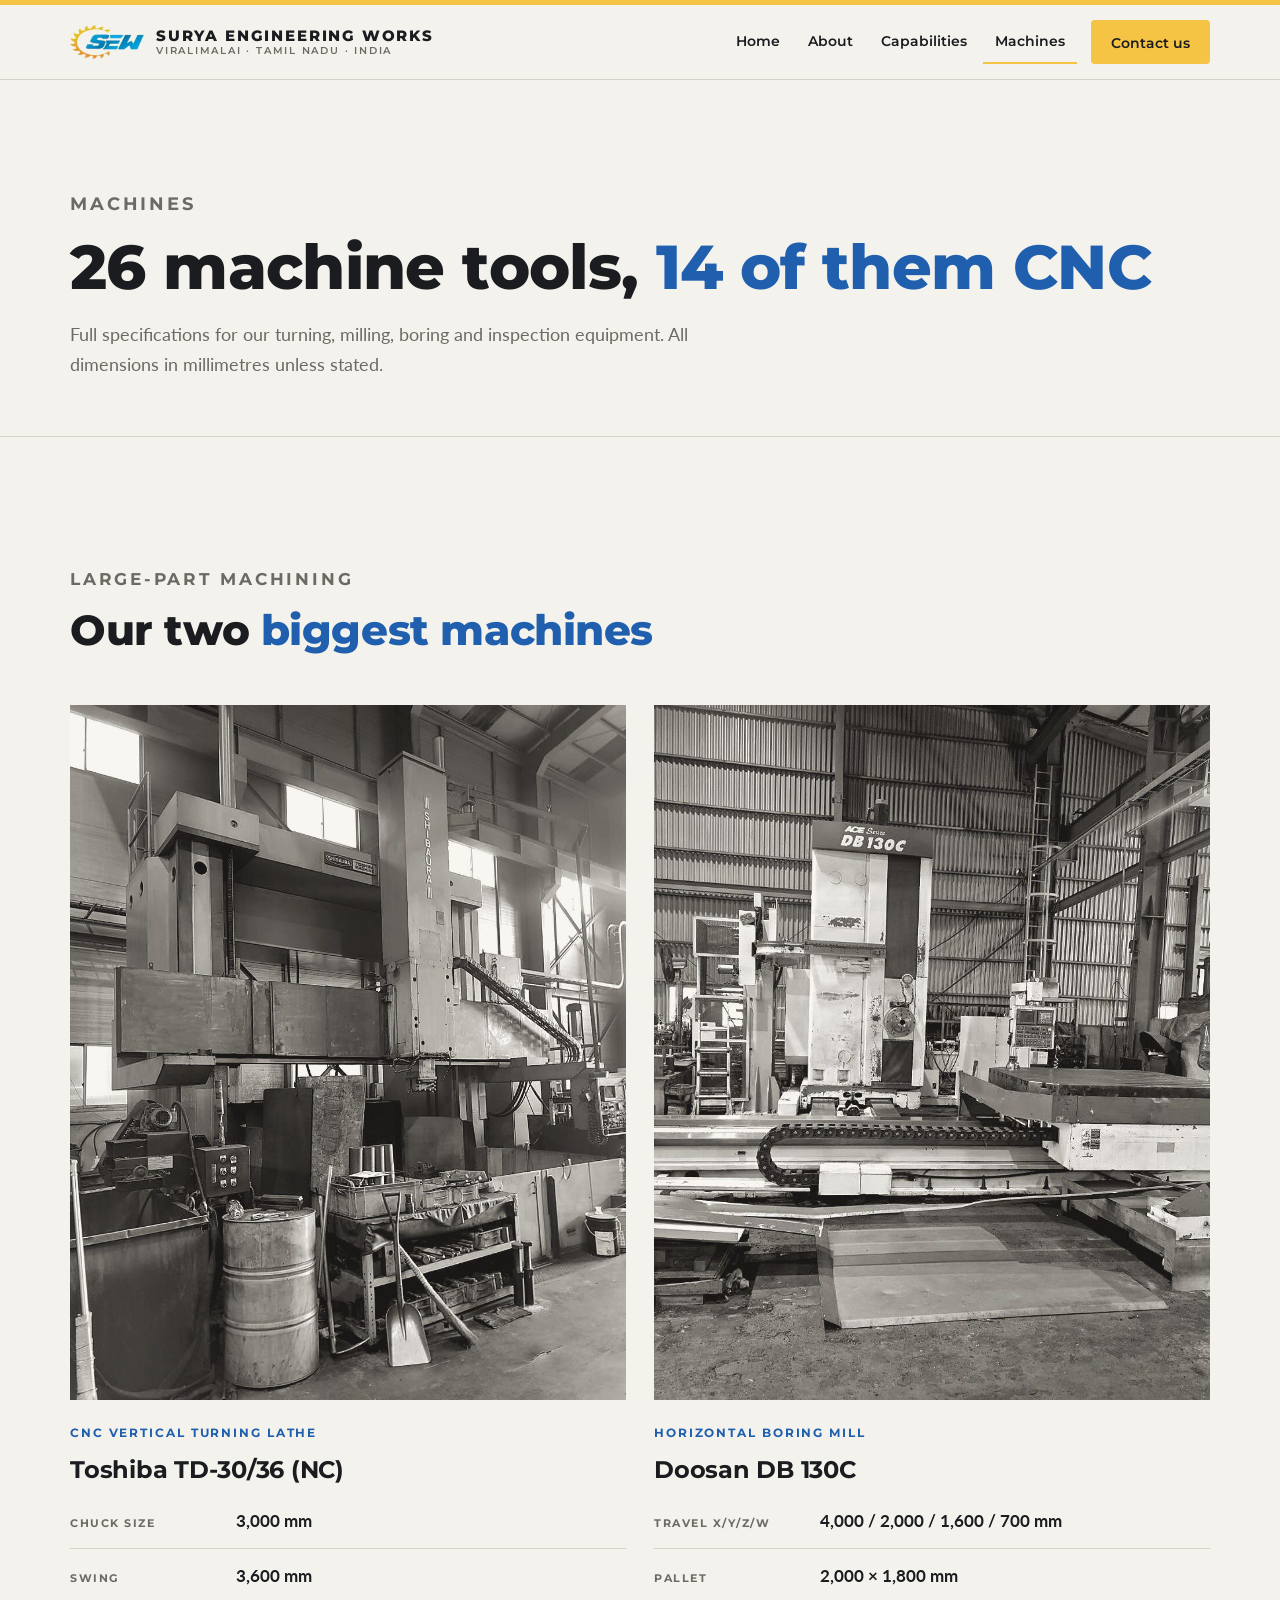
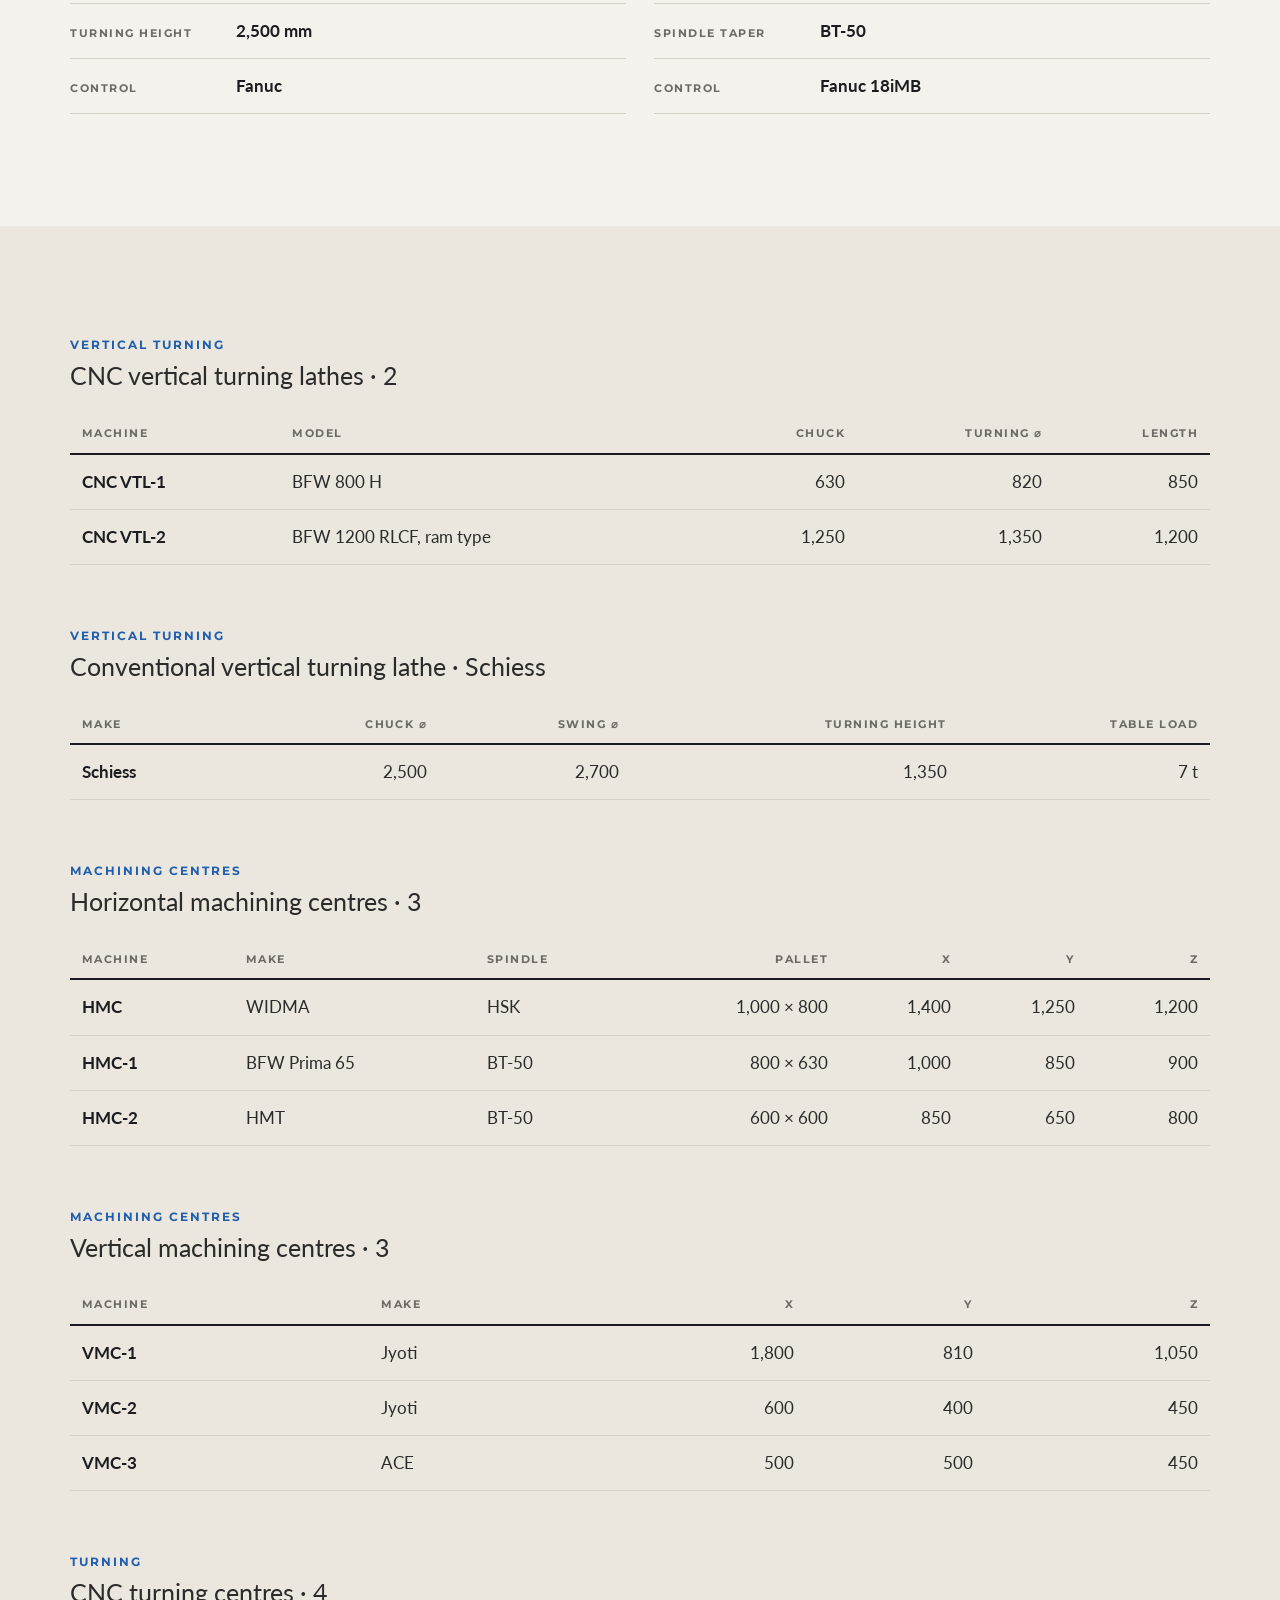
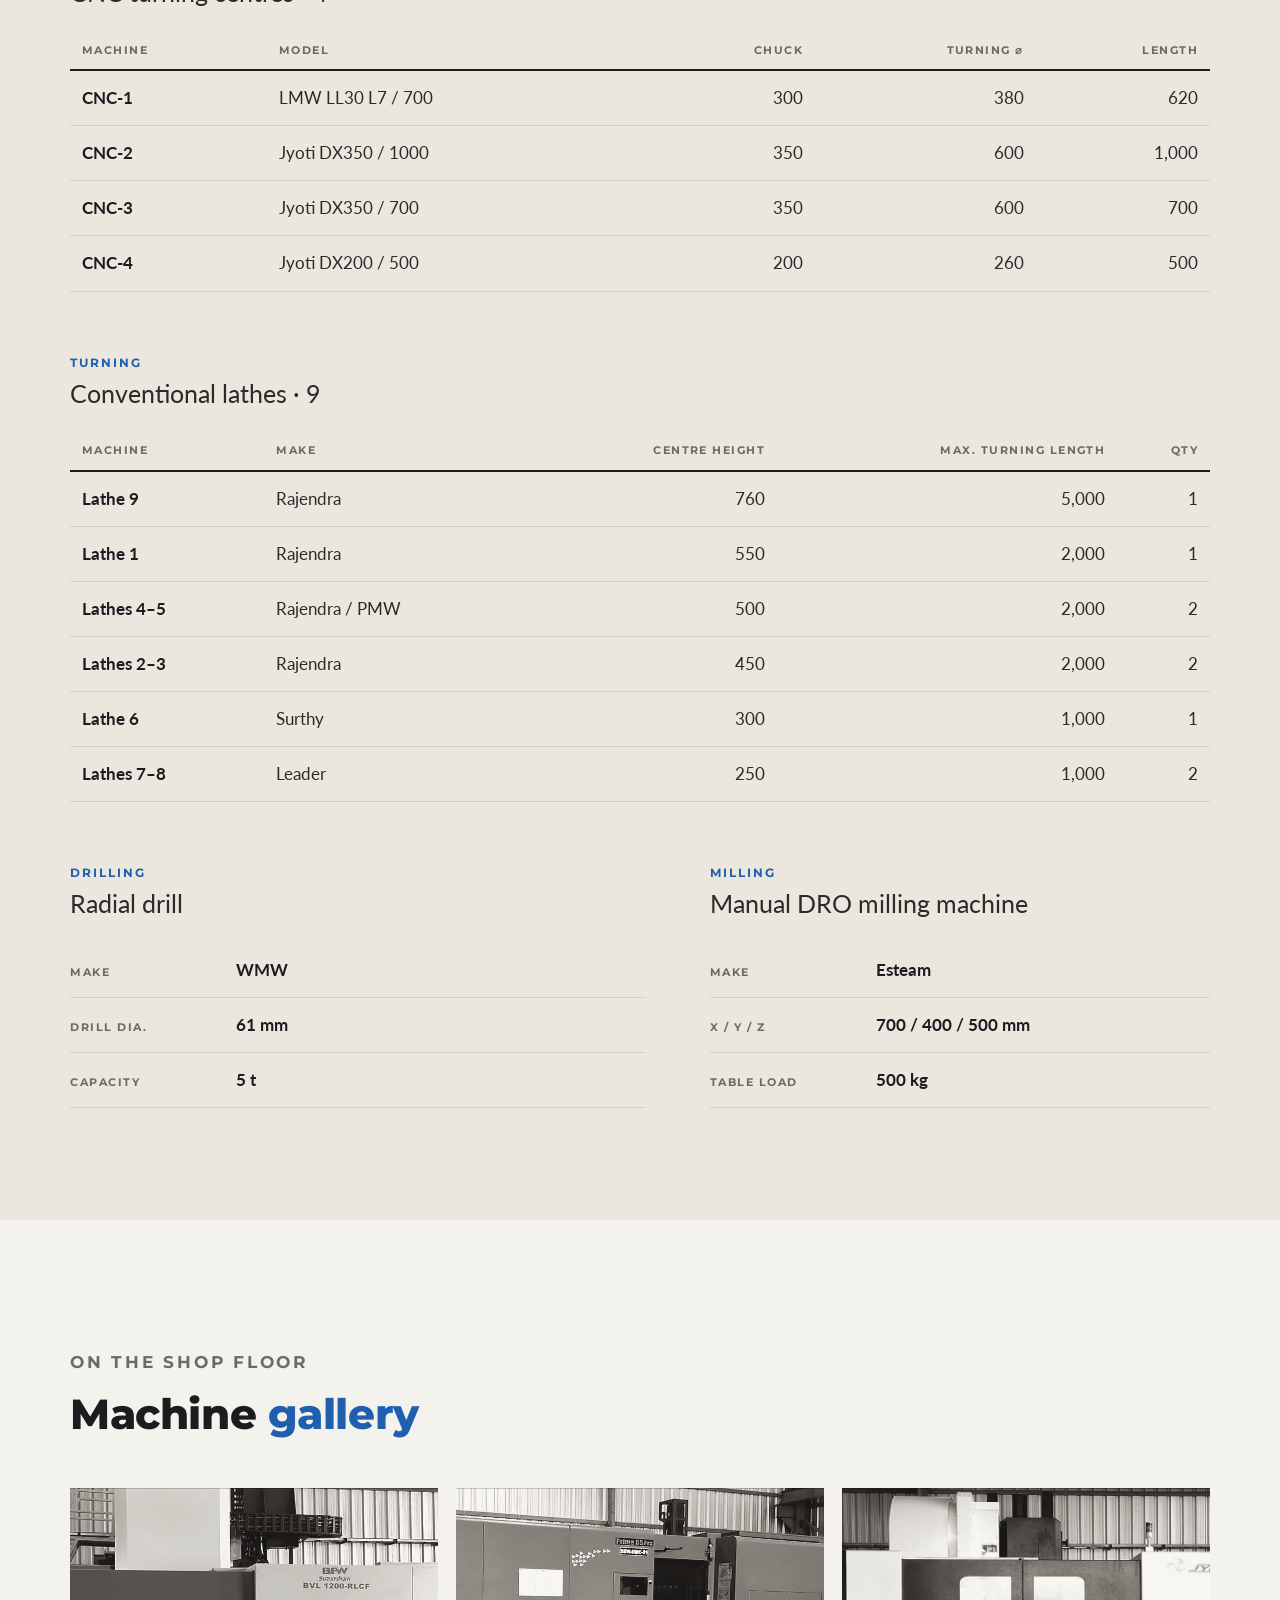
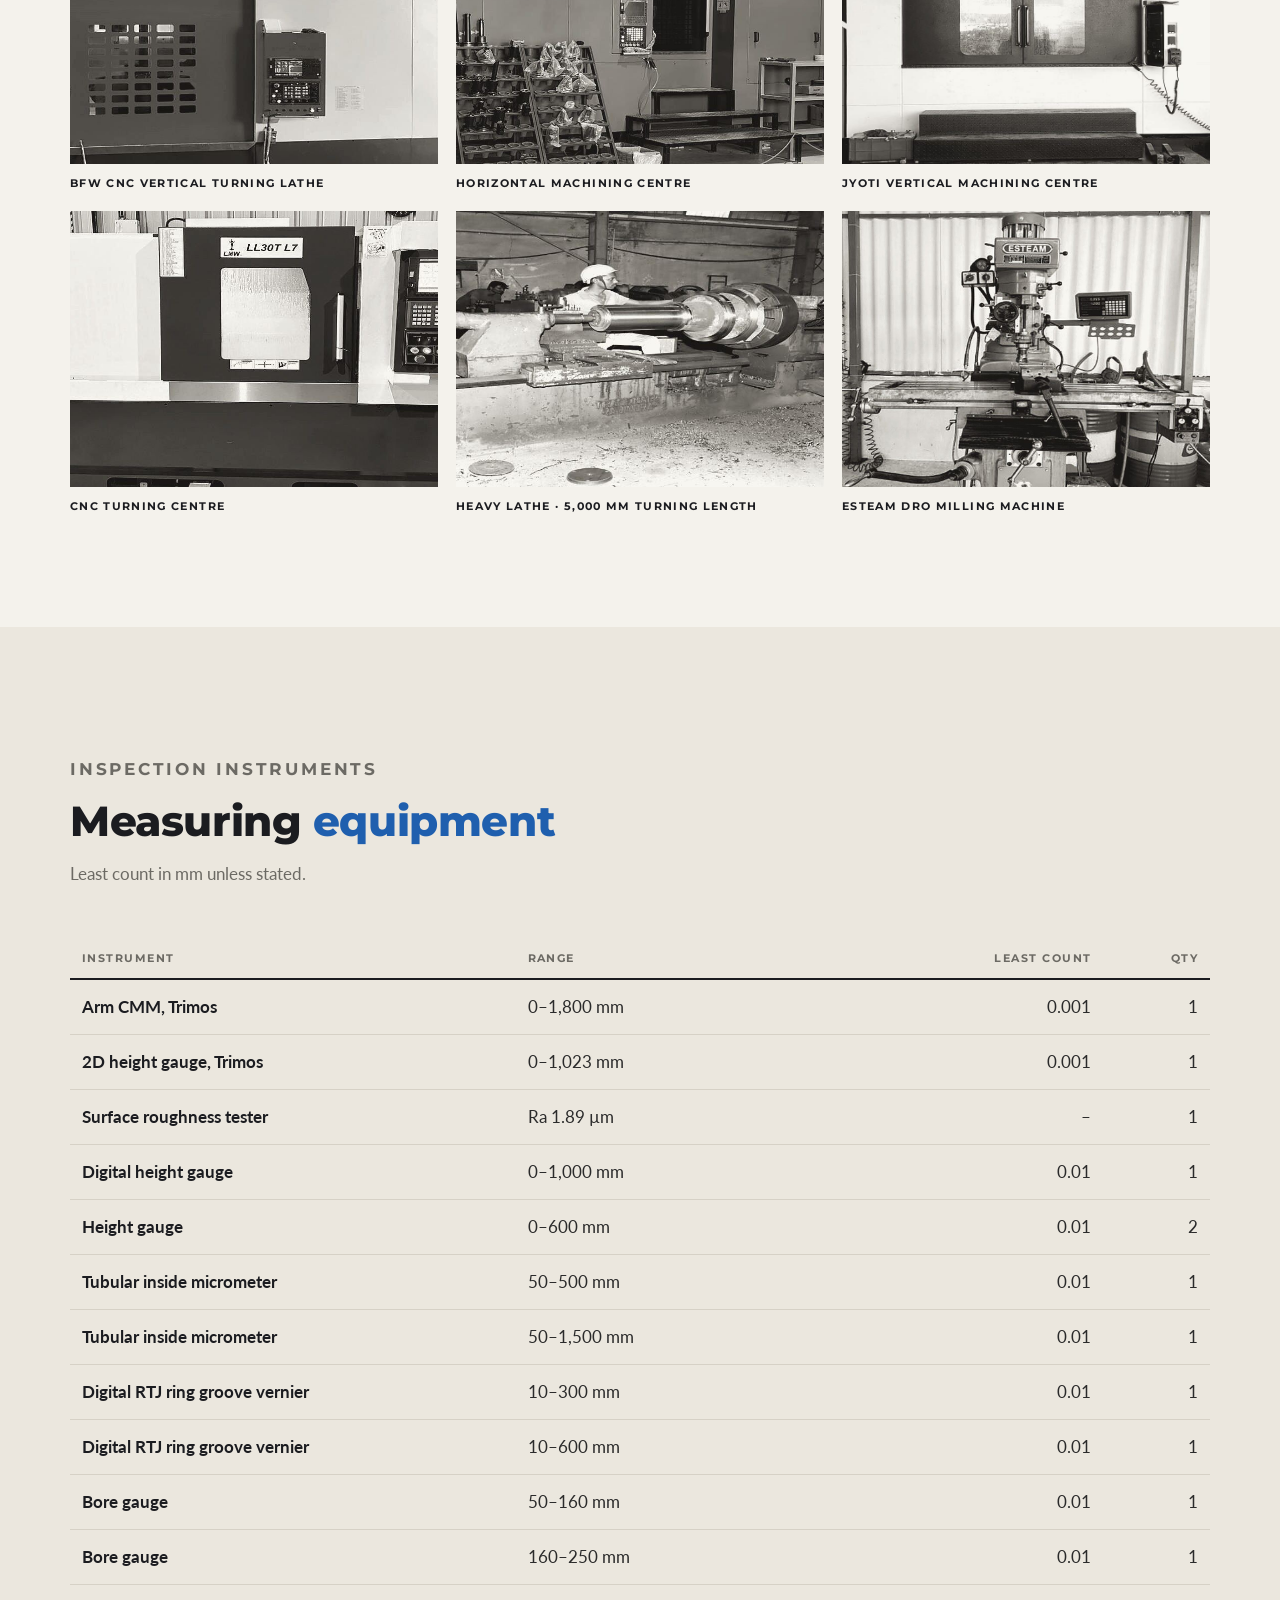
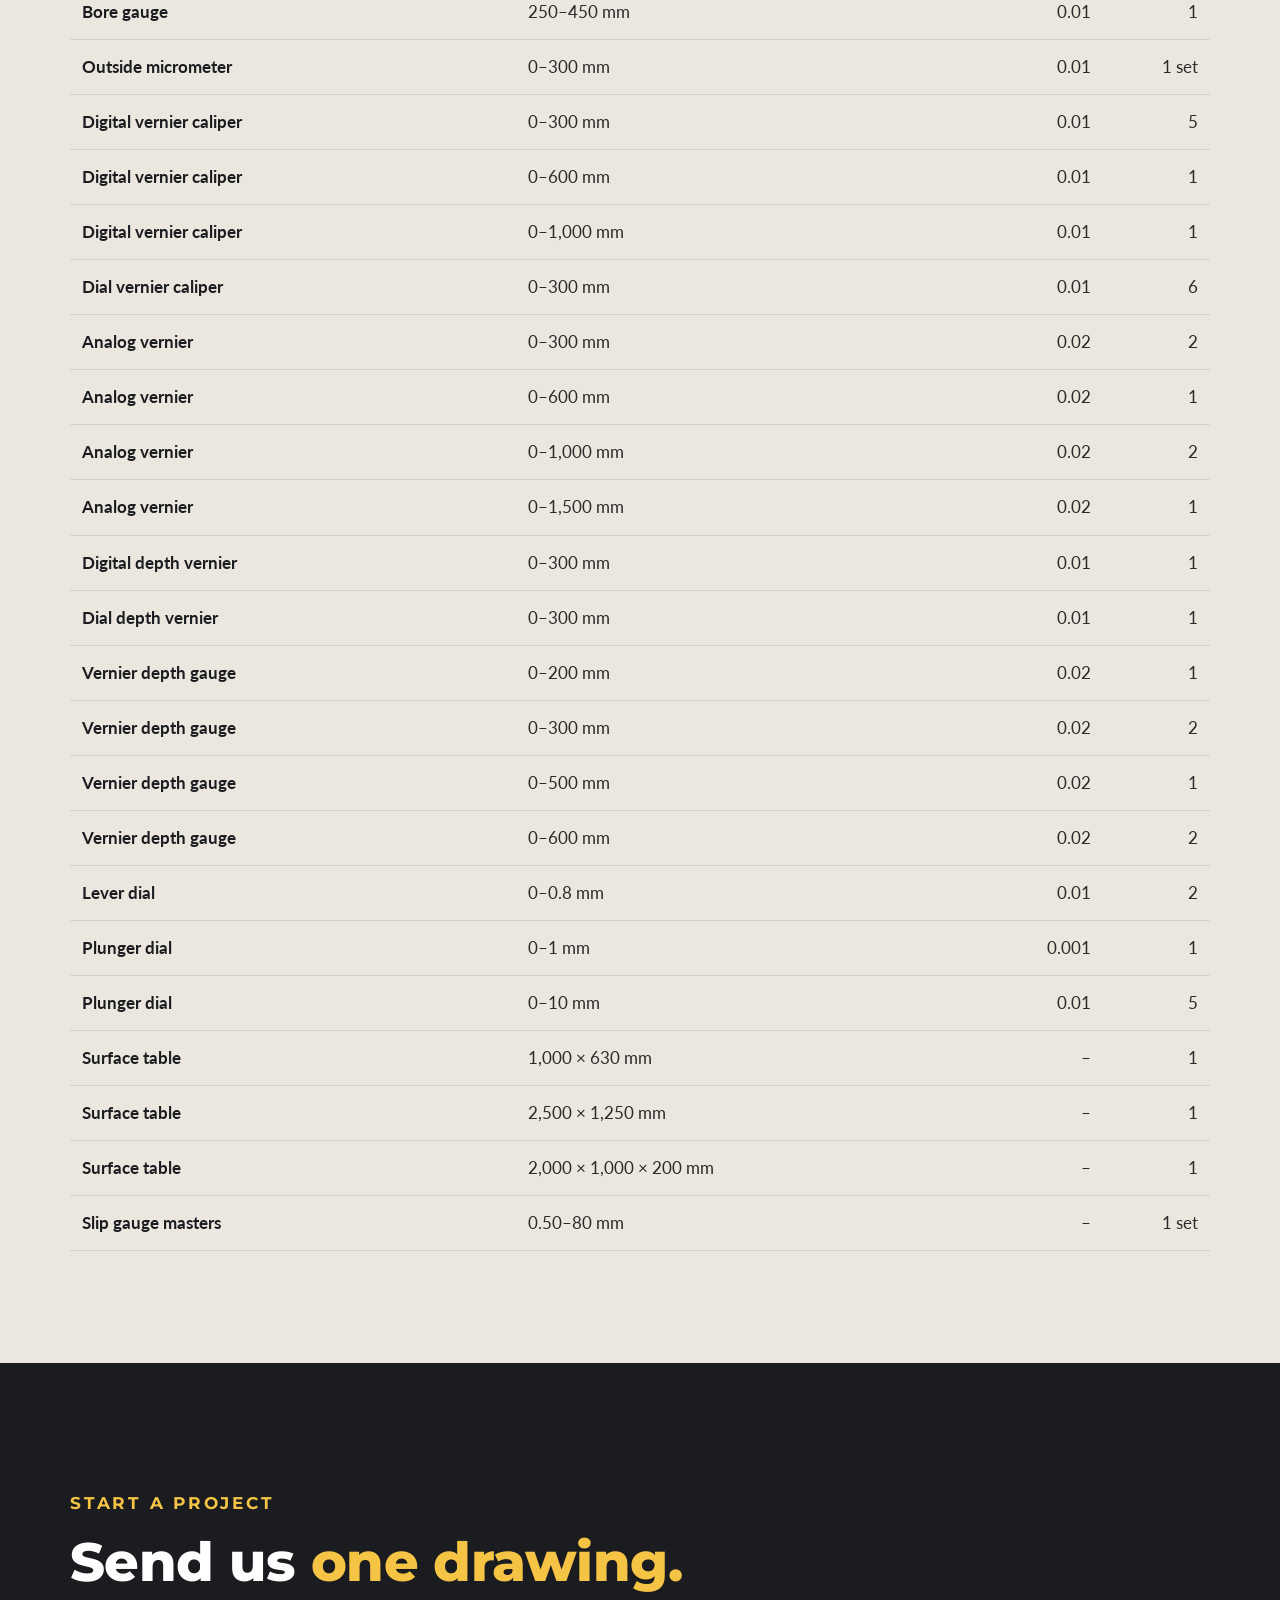
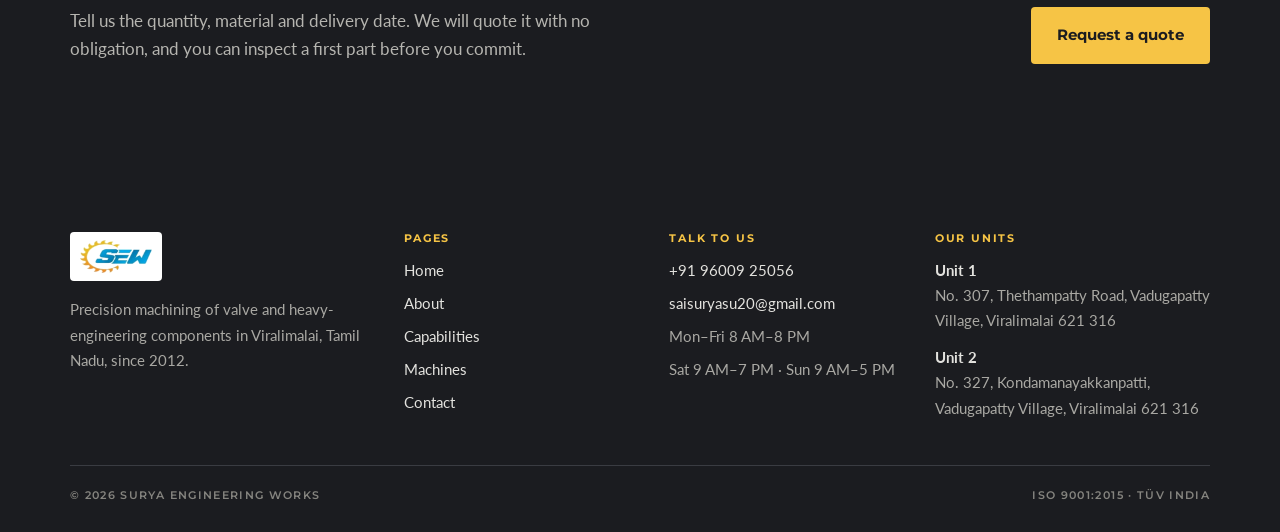
<file: machines.html>
<!DOCTYPE html>
<html lang="en">
<head>
<meta charset="utf-8">
<meta name="viewport" content="width=device-width, initial-scale=1, viewport-fit=cover">
<title>Machines | Surya Engineering Works</title>
<meta name="claude:viewport-fit-sides" content="cover">
<meta name="description" content="Machine list for Surya Engineering Works: CNC vertical lathes up to 3,600 mm swing, a 4,000 mm boring mill, machining centres, lathes and CMM inspection.">
<meta property="og:title" content="Machines | Surya Engineering Works">
<meta property="og:description" content="Machine list for Surya Engineering Works: CNC vertical lathes up to 3,600 mm swing, a 4,000 mm boring mill, machining centres, lathes and CMM inspection.">
<meta property="og:type" content="website">
<meta property="og:image" content="assets/img/hero.jpg">
<meta name="theme-color" content="#1b1c20">
<link rel="icon" type="image/png" href="assets/favicon.png">
<link rel="preconnect" href="https://fonts.googleapis.com">
<link rel="preconnect" href="https://fonts.gstatic.com" crossorigin>
<link rel="stylesheet" href="https://fonts.googleapis.com/css2?family=Lato:wght@400;700&family=Montserrat:wght@500;600;700;800&display=swap">
<link rel="stylesheet" href="css/style.css">
</head>
<body>
<a class="skip-link" href="#main">Skip to content</a>
<header class="site-header">
  <div class="wrap">
    <a class="brand" href="index.html" aria-label="Surya Engineering Works, home">
      <img src="assets/sew-logo.png" alt="SEW logo" width="74" height="35">
      <span class="brand-name">Surya Engineering Works<small>Viralimalai · Tamil Nadu · India</small></span>
    </a>
    <button class="nav-toggle" type="button" aria-expanded="false" aria-controls="site-nav">Menu</button>
    <nav class="nav" id="site-nav" aria-label="Main">
      <a href="index.html">Home</a>
      <a href="about.html">About</a>
      <a href="capabilities.html">Capabilities</a>
      <a href="machines.html" aria-current="page">Machines</a>
      <a class="btn btn-sun" href="contact.html">Contact us</a>
    </nav>
  </div>
</header>
<main id="main">

<section class="page-hero">
  <div class="wrap">
    <p class="eyebrow">Machines</p>
    <h1>26 machine tools, <span class="accent">14 of them CNC</span></h1>
    <p>Full specifications for our turning, milling, boring and inspection equipment. All dimensions in millimetres unless stated.</p>
  </div>
</section>

<section class="section">
  <div class="wrap">
    <div class="section-head">
      <p class="eyebrow">Large-part machining</p>
      <h2>Our two <span class="accent">biggest machines</span></h2>
    </div>
    <div class="machine-feature">
      <article>
        <figure><button type="button" class="ph" style="display:block;width:100%;padding:0;border:0;cursor:zoom-in" data-full="assets/img/toshiba-vtl.jpg" data-caption="Toshiba TD-30/36 (NC) CNC vertical turning lathe" aria-label="Enlarge photo: Toshiba CNC vertical turning lathe"><img src="assets/img/toshiba-vtl.jpg" alt="Toshiba TD-30/36 CNC vertical turning lathe" loading="lazy"></button></figure>
        <p class="eyebrow mt-24">CNC vertical turning lathe</p>
        <h3 style="margin-top:0">Toshiba TD-30/36 (NC)</h3>
        <dl class="rows">
          <div><dt>Chuck size</dt><dd>3,000 mm</dd></div>
          <div><dt>Swing</dt><dd>3,600 mm</dd></div>
          <div><dt>Turning height</dt><dd>2,500 mm</dd></div>
          <div><dt>Control</dt><dd>Fanuc</dd></div>
        </dl>
      </article>
      <article>
        <figure><button type="button" class="ph" style="display:block;width:100%;padding:0;border:0;cursor:zoom-in" data-full="assets/img/doosan-boring.jpg" data-caption="Doosan DB 130C horizontal boring mill" aria-label="Enlarge photo: Doosan horizontal boring mill"><img src="assets/img/doosan-boring.jpg" alt="Doosan DB 130C horizontal boring mill" loading="lazy"></button></figure>
        <p class="eyebrow mt-24">Horizontal boring mill</p>
        <h3 style="margin-top:0">Doosan DB 130C</h3>
        <dl class="rows">
          <div><dt>Travel X/Y/Z/W</dt><dd>4,000 / 2,000 / 1,600 / 700 mm</dd></div>
          <div><dt>Pallet</dt><dd>2,000 × 1,800 mm</dd></div>
          <div><dt>Spindle taper</dt><dd>BT-50</dd></div>
          <div><dt>Control</dt><dd>Fanuc 18iMB</dd></div>
        </dl>
      </article>
    </div>
  </div>
</section>

<section class="section tinted">
  <div class="wrap">
    <div class="table-block">
      <h3>Vertical turning</h3>
      <p class="table-title">CNC vertical turning lathes · 2</p>
      <div class="table-scroll"><table class="spec">
        <thead><tr><th>Machine</th><th>Model</th><th class="num">Chuck</th><th class="num">Turning ⌀</th><th class="num">Length</th></tr></thead>
        <tbody>
          <tr><td>CNC VTL-1</td><td>BFW 800 H</td><td class="num">630</td><td class="num">820</td><td class="num">850</td></tr>
          <tr><td>CNC VTL-2</td><td>BFW 1200 RLCF, ram type</td><td class="num">1,250</td><td class="num">1,350</td><td class="num">1,200</td></tr>
        </tbody>
      </table></div>
    </div>

    <div class="table-block">
      <h3>Vertical turning</h3>
      <p class="table-title">Conventional vertical turning lathe · Schiess</p>
      <div class="table-scroll"><table class="spec">
        <thead><tr><th>Make</th><th class="num">Chuck ⌀</th><th class="num">Swing ⌀</th><th class="num">Turning height</th><th class="num">Table load</th></tr></thead>
        <tbody>
          <tr><td>Schiess</td><td class="num">2,500</td><td class="num">2,700</td><td class="num">1,350</td><td class="num">7 t</td></tr>
        </tbody>
      </table></div>
    </div>

    <div class="table-block">
      <h3>Machining centres</h3>
      <p class="table-title">Horizontal machining centres · 3</p>
      <div class="table-scroll"><table class="spec">
        <thead><tr><th>Machine</th><th>Make</th><th>Spindle</th><th class="num">Pallet</th><th class="num">X</th><th class="num">Y</th><th class="num">Z</th></tr></thead>
        <tbody>
          <tr><td>HMC</td><td>WIDMA</td><td>HSK</td><td class="num">1,000 × 800</td><td class="num">1,400</td><td class="num">1,250</td><td class="num">1,200</td></tr>
          <tr><td>HMC-1</td><td>BFW Prima 65</td><td>BT-50</td><td class="num">800 × 630</td><td class="num">1,000</td><td class="num">850</td><td class="num">900</td></tr>
          <tr><td>HMC-2</td><td>HMT</td><td>BT-50</td><td class="num">600 × 600</td><td class="num">850</td><td class="num">650</td><td class="num">800</td></tr>
        </tbody>
      </table></div>
    </div>

    <div class="table-block">
      <h3>Machining centres</h3>
      <p class="table-title">Vertical machining centres · 3</p>
      <div class="table-scroll"><table class="spec">
        <thead><tr><th>Machine</th><th>Make</th><th class="num">X</th><th class="num">Y</th><th class="num">Z</th></tr></thead>
        <tbody>
          <tr><td>VMC-1</td><td>Jyoti</td><td class="num">1,800</td><td class="num">810</td><td class="num">1,050</td></tr>
          <tr><td>VMC-2</td><td>Jyoti</td><td class="num">600</td><td class="num">400</td><td class="num">450</td></tr>
          <tr><td>VMC-3</td><td>ACE</td><td class="num">500</td><td class="num">500</td><td class="num">450</td></tr>
        </tbody>
      </table></div>
    </div>

    <div class="table-block">
      <h3>Turning</h3>
      <p class="table-title">CNC turning centres · 4</p>
      <div class="table-scroll"><table class="spec">
        <thead><tr><th>Machine</th><th>Model</th><th class="num">Chuck</th><th class="num">Turning ⌀</th><th class="num">Length</th></tr></thead>
        <tbody>
          <tr><td>CNC-1</td><td>LMW LL30 L7 / 700</td><td class="num">300</td><td class="num">380</td><td class="num">620</td></tr>
          <tr><td>CNC-2</td><td>Jyoti DX350 / 1000</td><td class="num">350</td><td class="num">600</td><td class="num">1,000</td></tr>
          <tr><td>CNC-3</td><td>Jyoti DX350 / 700</td><td class="num">350</td><td class="num">600</td><td class="num">700</td></tr>
          <tr><td>CNC-4</td><td>Jyoti DX200 / 500</td><td class="num">200</td><td class="num">260</td><td class="num">500</td></tr>
        </tbody>
      </table></div>
    </div>

    <div class="table-block">
      <h3>Turning</h3>
      <p class="table-title">Conventional lathes · 9</p>
      <div class="table-scroll"><table class="spec">
        <thead><tr><th>Machine</th><th>Make</th><th class="num">Centre height</th><th class="num">Max. turning length</th><th class="num">Qty</th></tr></thead>
        <tbody>
          <tr><td>Lathe 9</td><td>Rajendra</td><td class="num">760</td><td class="num">5,000</td><td class="num">1</td></tr>
          <tr><td>Lathe 1</td><td>Rajendra</td><td class="num">550</td><td class="num">2,000</td><td class="num">1</td></tr>
          <tr><td>Lathes 4–5</td><td>Rajendra / PMW</td><td class="num">500</td><td class="num">2,000</td><td class="num">2</td></tr>
          <tr><td>Lathes 2–3</td><td>Rajendra</td><td class="num">450</td><td class="num">2,000</td><td class="num">2</td></tr>
          <tr><td>Lathe 6</td><td>Surthy</td><td class="num">300</td><td class="num">1,000</td><td class="num">1</td></tr>
          <tr><td>Lathes 7–8</td><td>Leader</td><td class="num">250</td><td class="num">1,000</td><td class="num">2</td></tr>
        </tbody>
      </table></div>
    </div>

    <div class="split table-block">
      <div>
        <h3>Drilling</h3>
        <p class="table-title">Radial drill</p>
        <dl class="rows">
          <div><dt>Make</dt><dd>WMW</dd></div>
          <div><dt>Drill dia.</dt><dd>61 mm</dd></div>
          <div><dt>Capacity</dt><dd>5 t</dd></div>
        </dl>
      </div>
      <div>
        <h3>Milling</h3>
        <p class="table-title">Manual DRO milling machine</p>
        <dl class="rows">
          <div><dt>Make</dt><dd>Esteam</dd></div>
          <div><dt>X / Y / Z</dt><dd>700 / 400 / 500 mm</dd></div>
          <div><dt>Table load</dt><dd>500 kg</dd></div>
        </dl>
      </div>
    </div>
  </div>
</section>

<section class="section">
  <div class="wrap">
    <div class="section-head">
      <p class="eyebrow">On the shop floor</p>
      <h2>Machine <span class="accent">gallery</span></h2>
    </div>
    <div class="gallery">
      <figure>
        <button type="button" data-full="assets/img/bfw-vtl.jpg" data-caption="BFW CNC vertical turning lathe" aria-label="Enlarge photo: BFW CNC vertical turning lathe"><img src="assets/img/bfw-vtl.jpg" alt="BFW CNC vertical turning lathe" loading="lazy"></button>
        <figcaption>BFW CNC vertical turning lathe</figcaption>
      </figure>
      <figure>
        <button type="button" data-full="assets/img/hmc.jpg" data-caption="Horizontal machining centre" aria-label="Enlarge photo: Horizontal machining centre"><img src="assets/img/hmc.jpg" alt="Horizontal machining centre" loading="lazy"></button>
        <figcaption>Horizontal machining centre</figcaption>
      </figure>
      <figure>
        <button type="button" data-full="assets/img/jyoti-vmc.jpg" data-caption="Jyoti vertical machining centre" aria-label="Enlarge photo: Jyoti vertical machining centre"><img src="assets/img/jyoti-vmc.jpg" alt="Jyoti vertical machining centre" loading="lazy"></button>
        <figcaption>Jyoti vertical machining centre</figcaption>
      </figure>
      <figure>
        <button type="button" data-full="assets/img/cnc-turning.jpg" data-caption="CNC turning centre" aria-label="Enlarge photo: CNC turning centre"><img src="assets/img/cnc-turning.jpg" alt="CNC turning centre" loading="lazy"></button>
        <figcaption>CNC turning centre</figcaption>
      </figure>
      <figure>
        <button type="button" data-full="assets/img/heavy-lathe.jpg" data-caption="Heavy lathe · 5,000 mm turning length" aria-label="Enlarge photo: Heavy lathe · 5,000 mm turning length"><img src="assets/img/heavy-lathe.jpg" alt="Heavy lathe · 5,000 mm turning length" loading="lazy"></button>
        <figcaption>Heavy lathe · 5,000 mm turning length</figcaption>
      </figure>
      <figure>
        <button type="button" data-full="assets/img/dro-mill.jpg" data-caption="Esteam DRO milling machine" aria-label="Enlarge photo: Esteam DRO milling machine"><img src="assets/img/dro-mill.jpg" alt="Esteam DRO milling machine" loading="lazy"></button>
        <figcaption>Esteam DRO milling machine</figcaption>
      </figure>
    </div>
  </div>
</section>

<section class="section tinted" id="inspection">
  <div class="wrap">
    <div class="section-head">
      <p class="eyebrow">Inspection instruments</p>
      <h2>Measuring <span class="accent">equipment</span></h2>
      <p>Least count in mm unless stated.</p>
    </div>
    <div class="table-scroll"><table class="spec">
      <thead><tr><th>Instrument</th><th>Range</th><th class="num">Least count</th><th class="num">Qty</th></tr></thead>
      <tbody>
        <tr><td>Arm CMM, Trimos</td><td>0–1,800 mm</td><td class="num">0.001</td><td class="num">1</td></tr>
        <tr><td>2D height gauge, Trimos</td><td>0–1,023 mm</td><td class="num">0.001</td><td class="num">1</td></tr>
        <tr><td>Surface roughness tester</td><td>Ra 1.89 µm</td><td class="num">–</td><td class="num">1</td></tr>
        <tr><td>Digital height gauge</td><td>0–1,000 mm</td><td class="num">0.01</td><td class="num">1</td></tr>
        <tr><td>Height gauge</td><td>0–600 mm</td><td class="num">0.01</td><td class="num">2</td></tr>
        <tr><td>Tubular inside micrometer</td><td>50–500 mm</td><td class="num">0.01</td><td class="num">1</td></tr>
        <tr><td>Tubular inside micrometer</td><td>50–1,500 mm</td><td class="num">0.01</td><td class="num">1</td></tr>
        <tr><td>Digital RTJ ring groove vernier</td><td>10–300 mm</td><td class="num">0.01</td><td class="num">1</td></tr>
        <tr><td>Digital RTJ ring groove vernier</td><td>10–600 mm</td><td class="num">0.01</td><td class="num">1</td></tr>
        <tr><td>Bore gauge</td><td>50–160 mm</td><td class="num">0.01</td><td class="num">1</td></tr>
        <tr><td>Bore gauge</td><td>160–250 mm</td><td class="num">0.01</td><td class="num">1</td></tr>
        <tr><td>Bore gauge</td><td>250–450 mm</td><td class="num">0.01</td><td class="num">1</td></tr>
        <tr><td>Outside micrometer</td><td>0–300 mm</td><td class="num">0.01</td><td class="num">1 set</td></tr>
        <tr><td>Digital vernier caliper</td><td>0–300 mm</td><td class="num">0.01</td><td class="num">5</td></tr>
        <tr><td>Digital vernier caliper</td><td>0–600 mm</td><td class="num">0.01</td><td class="num">1</td></tr>
        <tr><td>Digital vernier caliper</td><td>0–1,000 mm</td><td class="num">0.01</td><td class="num">1</td></tr>
        <tr><td>Dial vernier caliper</td><td>0–300 mm</td><td class="num">0.01</td><td class="num">6</td></tr>
        <tr><td>Analog vernier</td><td>0–300 mm</td><td class="num">0.02</td><td class="num">2</td></tr>
        <tr><td>Analog vernier</td><td>0–600 mm</td><td class="num">0.02</td><td class="num">1</td></tr>
        <tr><td>Analog vernier</td><td>0–1,000 mm</td><td class="num">0.02</td><td class="num">2</td></tr>
        <tr><td>Analog vernier</td><td>0–1,500 mm</td><td class="num">0.02</td><td class="num">1</td></tr>
        <tr><td>Digital depth vernier</td><td>0–300 mm</td><td class="num">0.01</td><td class="num">1</td></tr>
        <tr><td>Dial depth vernier</td><td>0–300 mm</td><td class="num">0.01</td><td class="num">1</td></tr>
        <tr><td>Vernier depth gauge</td><td>0–200 mm</td><td class="num">0.02</td><td class="num">1</td></tr>
        <tr><td>Vernier depth gauge</td><td>0–300 mm</td><td class="num">0.02</td><td class="num">2</td></tr>
        <tr><td>Vernier depth gauge</td><td>0–500 mm</td><td class="num">0.02</td><td class="num">1</td></tr>
        <tr><td>Vernier depth gauge</td><td>0–600 mm</td><td class="num">0.02</td><td class="num">2</td></tr>
        <tr><td>Lever dial</td><td>0–0.8 mm</td><td class="num">0.01</td><td class="num">2</td></tr>
        <tr><td>Plunger dial</td><td>0–1 mm</td><td class="num">0.001</td><td class="num">1</td></tr>
        <tr><td>Plunger dial</td><td>0–10 mm</td><td class="num">0.01</td><td class="num">5</td></tr>
        <tr><td>Surface table</td><td>1,000 × 630 mm</td><td class="num">–</td><td class="num">1</td></tr>
        <tr><td>Surface table</td><td>2,500 × 1,250 mm</td><td class="num">–</td><td class="num">1</td></tr>
        <tr><td>Surface table</td><td>2,000 × 1,000 × 200 mm</td><td class="num">–</td><td class="num">1</td></tr>
        <tr><td>Slip gauge masters</td><td>0.50–80 mm</td><td class="num">–</td><td class="num">1 set</td></tr>
      </tbody>
    </table></div>
  </div>
</section>

<section class="on-dark cta-band section">
  <div class="wrap">
    <div>
      <p class="eyebrow">Start a project</p>
      <h2>Send us <span class="sun">one drawing.</span></h2>
      <p>Tell us the quantity, material and delivery date. We will quote it with no obligation, and you can inspect a first part before you commit.</p>
    </div>
    <div><a class="btn btn-sun" href="contact.html">Request a quote</a></div>
  </div>
</section>
</main>
<footer class="site-footer">
  <div class="wrap">
    <div class="footer-grid">
      <div class="footer-brand">
        <img src="assets/sew-logo.png" alt="SEW logo" width="92" height="43">
        <p>Precision machining of valve and heavy-engineering components in Viralimalai, Tamil Nadu, since 2012.</p>
      </div>
      <div>
        <h4>Pages</h4>
        <ul>
          <li><a href="index.html">Home</a></li>
          <li><a href="about.html">About</a></li>
          <li><a href="capabilities.html">Capabilities</a></li>
          <li><a href="machines.html">Machines</a></li>
          <li><a href="contact.html">Contact</a></li>
        </ul>
      </div>
      <div>
        <h4>Talk to us</h4>
        <ul>
          <li><a href="tel:+919600925056">+91 96009 25056</a></li>
          <li><a href="mailto:saisuryasu20@gmail.com">saisuryasu20@gmail.com</a></li>
          <li>Mon–Fri 8 AM–8 PM</li>
          <li>Sat 9 AM–7 PM · Sun 9 AM–5 PM</li>
        </ul>
      </div>
      <div>
        <h4>Our units</h4>
        <address>
          <span><strong style="color:#e3e2de">Unit 1</strong><br>No. 307, Thethampatty Road, Vadugapatty Village, Viralimalai 621 316</span>
          <span><strong style="color:#e3e2de">Unit 2</strong><br>No. 327, Kondamanayakkanpatti, Vadugapatty Village, Viralimalai 621 316</span>
        </address>
      </div>
    </div>
    <div class="footer-bottom">
      <span>© <span id="year">2026</span> Surya Engineering Works</span>
      <span>ISO 9001:2015 · TÜV India</span>
    </div>
  </div>
</footer>
<script src="js/main.js"></script>
</body>
</html>
</file>
<file: css/style.css>
/* =========================================================
   Surya Engineering Works — site styles
   Theme taken from the 2026 Capability Portfolio:
   warm paper pages, charcoal bands, sun-yellow and steel-blue accents,
   Montserrat headings, Lato body, black-and-white shop photography.
   Layout: wide editorial sections, one idea per band, specs in tables.
   ========================================================= */

:root {
  --ink: #1b1c20;          /* charcoal: dark bands, headings */
  --ink-soft: #2a2c31;     /* raised surfaces on dark bands */
  --paper: #f4f2ec;        /* page background */
  --paper-deep: #ebe7de;   /* tinted panels */
  --white: #ffffff;
  --text: #2b2b2b;         /* body text on paper */
  --muted: #6c6a64;        /* captions, labels */
  --line: #d6d1c6;         /* hairlines on paper */
  --line-dark: #3a3c42;    /* hairlines on charcoal */
  --sun: #f6c445;          /* SEW yellow */
  --sun-deep: #e0a91c;
  --steel: #1f5fae;        /* SEW blue */
  --steel-light: #8fb4e8;  /* blue on charcoal */
  --navy: #123a6b;

  --font-display: "Montserrat", "Segoe UI", "Helvetica Neue", Arial, sans-serif;
  --font-body: "Lato", "Segoe UI", "Helvetica Neue", Arial, sans-serif;

  --wrap: 1180px;
  --gutter-l: max(20px, env(safe-area-inset-left, 0px));
  --gutter-r: max(20px, env(safe-area-inset-right, 0px));
  --radius: 4px;
  color-scheme: light;
}

*, *::before, *::after { box-sizing: border-box; }

html { scroll-behavior: smooth; -webkit-text-size-adjust: 100%; }
@media (prefers-reduced-motion: reduce) {
  html { scroll-behavior: auto; }
  *, *::before, *::after { transition: none !important; animation: none !important; }
}

body {
  margin: 0;
  background: var(--paper);
  color: var(--text);
  font-family: var(--font-body);
  font-size: 17px;
  line-height: 1.65;
  overflow-x: hidden;
}

/* Yellow top rule, as on every portfolio page */
body::before {
  content: "";
  position: fixed;
  inset: 0 0 auto;
  height: calc(5px + env(safe-area-inset-top, 0px));
  background: var(--sun);
  z-index: 60;
}

img { max-width: 100%; height: auto; display: block; }
a { color: var(--steel); }
a:hover { color: var(--navy); }
:focus-visible { outline: 3px solid var(--sun); outline-offset: 2px; }

h1, h2, h3, h4 {
  font-family: var(--font-display);
  color: var(--ink);
  line-height: 1.12;
  margin: 0;
  text-wrap: balance;
  letter-spacing: -0.01em;
}
h1 { font-size: clamp(2.1rem, 5.2vw, 3.9rem); font-weight: 800; }
h2 { font-size: clamp(1.7rem, 3.6vw, 2.6rem); font-weight: 800; }
h3 { font-size: 1.15rem; font-weight: 700; }
p { margin: 0; }
.accent { color: var(--steel); }
.on-dark .accent { color: var(--steel-light); }
.sun { color: var(--sun); }

.wrap {
  max-width: var(--wrap);
  margin-inline: auto;
  padding-left: var(--gutter-l);
  padding-right: var(--gutter-r);
}

.skip-link {
  position: absolute; left: 12px; top: -60px; z-index: 100;
  background: var(--ink); color: var(--white); padding: 10px 14px;
  font-family: var(--font-display); font-weight: 700; text-decoration: none;
}
.skip-link:focus { top: 12px; }

/* ---------- Eyebrow labels (section markers) ---------- */
.eyebrow {
  font-family: var(--font-display);
  font-size: 0.74rem;
  font-weight: 700;
  letter-spacing: 0.16em;
  text-transform: uppercase;
  color: var(--steel);
  margin-bottom: 14px;
}
.on-dark .eyebrow { color: var(--sun); }

.label {
  font-family: var(--font-display);
  font-size: 0.68rem;
  font-weight: 700;
  letter-spacing: 0.14em;
  text-transform: uppercase;
  color: var(--muted);
}

/* ---------- Header ---------- */
.site-header {
  position: sticky;
  top: calc(5px + env(safe-area-inset-top, 0px));
  z-index: 50;
  background: rgba(244, 242, 236, 0.96);
  backdrop-filter: saturate(1.2) blur(8px);
  border-bottom: 1px solid var(--line);
}
.site-header .wrap {
  display: flex;
  align-items: center;
  justify-content: space-between;
  gap: 20px;
  min-height: 74px;
}
.brand {
  display: flex;
  align-items: center;
  gap: 12px;
  text-decoration: none;
  color: var(--ink);
}
.brand img { width: 74px; height: auto; }
.brand-name {
  font-family: var(--font-display);
  font-weight: 800;
  font-size: 0.95rem;
  letter-spacing: 0.12em;
  text-transform: uppercase;
  line-height: 1.2;
}
.brand-name small {
  display: block;
  font-size: 0.62rem;
  font-weight: 600;
  letter-spacing: 0.18em;
  color: var(--muted);
}

.nav { display: flex; align-items: center; gap: 4px; }
.nav a {
  font-family: var(--font-display);
  font-weight: 600;
  font-size: 0.86rem;
  color: var(--ink);
  text-decoration: none;
  padding: 10px 12px;
  border-bottom: 2px solid transparent;
}
.nav a:hover { color: var(--steel); }
.nav a[aria-current="page"] { border-bottom-color: var(--sun); }
.nav .btn { margin-left: 10px; padding: 10px 18px; border-bottom: 0; }

.nav-toggle {
  display: none;
  background: none;
  border: 1px solid var(--line);
  border-radius: var(--radius);
  padding: 9px 12px;
  font-family: var(--font-display);
  font-weight: 700;
  font-size: 0.8rem;
  letter-spacing: 0.1em;
  text-transform: uppercase;
  color: var(--ink);
  cursor: pointer;
}

@media (max-width: 900px) {
  .nav-toggle { display: inline-block; }
  .nav {
    display: none;
    position: absolute;
    left: 0; right: 0; top: 100%;
    flex-direction: column;
    align-items: stretch;
    gap: 0;
    background: var(--paper);
    border-bottom: 1px solid var(--line);
    padding: 8px var(--gutter-r) 16px var(--gutter-l);
  }
  .nav.open { display: flex; }
  .nav a { padding: 14px 4px; border-bottom: 1px solid var(--line); }
  .nav a[aria-current="page"] { border-bottom-color: var(--line); color: var(--steel); }
  .nav .btn { margin: 14px 0 0; text-align: center; }
  .brand-name small { display: none; }
}

/* ---------- Buttons ---------- */
.btn {
  display: inline-flex;
  align-items: center;
  justify-content: center;
  gap: 8px;
  font-family: var(--font-display);
  font-weight: 700;
  font-size: 0.92rem;
  text-decoration: none;
  padding: 14px 24px;
  border-radius: var(--radius);
  border: 2px solid transparent;
  cursor: pointer;
  transition: background-color .15s ease, color .15s ease, border-color .15s ease;
}
.btn-sun { background: var(--sun); color: var(--ink); }
.btn-sun:hover { background: var(--sun-deep); color: var(--ink); }
.btn-ink { background: var(--ink); color: var(--white); }
.btn-ink:hover { background: var(--navy); color: var(--white); }
.btn-ghost { border-color: currentColor; color: var(--white); background: transparent; }
.btn-ghost:hover { background: var(--white); color: var(--ink); border-color: var(--white); }
.btn-outline { border-color: var(--ink); color: var(--ink); background: transparent; }
.btn-outline:hover { background: var(--ink); color: var(--white); }

/* ---------- Sections ---------- */
.section { padding-block: clamp(64px, 9vw, 112px); }
.section-tight { padding-block: clamp(48px, 6vw, 72px); }
.section-head { max-width: 760px; margin-bottom: clamp(32px, 4vw, 52px); }
.section-head p { margin-top: 16px; color: var(--muted); font-size: 1.08rem; }
.on-dark { background: var(--ink); color: #d7d6d2; }
.on-dark h1, .on-dark h2, .on-dark h3 { color: var(--white); }
.on-dark .section-head p { color: #a9a8a3; }
.tinted { background: var(--paper-deep); }

/* ---------- Hero ---------- */
.hero {
  position: relative;
  background: var(--ink);
  color: #cfcecb;
  overflow: hidden;
}
.hero-media {
  position: absolute;
  inset: 0;
  background-image: url("../assets/img/hero.jpg");
  background-size: cover;
  background-position: center 30%;
  opacity: 0.5;
}
.hero::after {
  content: "";
  position: absolute;
  inset: 0;
  background: linear-gradient(180deg, rgba(27,28,32,0.15) 0%, rgba(27,28,32,0.55) 45%, rgba(27,28,32,0.98) 100%);
}
.hero .wrap { position: relative; z-index: 1; padding-block: clamp(110px, 16vw, 200px) clamp(44px, 6vw, 64px); }
.hero h1 { color: var(--white); max-width: 15ch; }
.hero h1 .accent { color: var(--steel-light); }
.hero-lead { margin-top: 22px; max-width: 58ch; font-size: 1.12rem; color: #d2d1cd; }
.hero-actions { display: flex; flex-wrap: wrap; gap: 14px; margin-top: 32px; }

.stat-row {
  display: grid;
  grid-template-columns: repeat(4, minmax(0, 1fr));
  gap: 24px;
  margin-top: clamp(48px, 7vw, 80px);
  padding-top: 26px;
  border-top: 1px solid rgba(255,255,255,0.22);
}
.stat strong {
  display: block;
  font-family: var(--font-display);
  font-weight: 800;
  font-size: clamp(1.25rem, 2.4vw, 1.7rem);
  color: var(--white);
  font-variant-numeric: tabular-nums;
}
.stat span {
  font-family: var(--font-display);
  font-size: 0.68rem;
  font-weight: 600;
  letter-spacing: 0.14em;
  text-transform: uppercase;
  color: #9d9c97;
}
@media (max-width: 760px) { .stat-row { grid-template-columns: repeat(2, minmax(0, 1fr)); row-gap: 22px; } }

/* Inner-page hero */
.page-hero { padding-block: clamp(56px, 8vw, 96px) clamp(36px, 5vw, 56px); border-bottom: 1px solid var(--line); }
.page-hero p { margin-top: 18px; max-width: 62ch; font-size: 1.12rem; color: var(--muted); }

/* ---------- Why choose us ---------- */
.why-grid {
  display: grid;
  grid-template-columns: repeat(2, minmax(0, 1fr));
  gap: 0;
  border-top: 2px solid var(--ink);
}
.why-item {
  padding: 30px 32px 32px 0;
  border-bottom: 1px solid var(--line);
}
.why-item:nth-child(even) { padding-left: 32px; padding-right: 0; border-left: 1px solid var(--line); }
.why-item h3 { font-size: 1.28rem; margin-bottom: 10px; }
.why-item p { color: var(--text); }
.why-item ul { margin: 14px 0 0; padding: 0; list-style: none; display: grid; gap: 6px; }
.why-item li {
  font-family: var(--font-display);
  font-weight: 600;
  font-size: 0.9rem;
  color: var(--ink);
  padding-left: 18px;
  position: relative;
}
.why-item li::before {
  content: "";
  position: absolute; left: 0; top: 0.55em;
  width: 8px; height: 8px; background: var(--sun);
}
@media (max-width: 760px) {
  .why-grid { grid-template-columns: minmax(0, 1fr); }
  .why-item, .why-item:nth-child(even) { padding: 26px 0; border-left: 0; }
}

.tagline-band {
  background: var(--sun);
  color: var(--ink);
}
.tagline-band .wrap {
  display: flex;
  flex-wrap: wrap;
  align-items: center;
  justify-content: space-between;
  gap: 20px;
  padding-block: 30px;
}
.tagline-band p {
  font-family: var(--font-display);
  font-weight: 800;
  font-size: clamp(1.2rem, 2.6vw, 1.7rem);
  line-height: 1.2;
  max-width: 34ch;
}

/* ---------- Highlights: Canada / International ---------- */
.highlight-grid {
  display: grid;
  grid-template-columns: repeat(2, minmax(0, 1fr));
  gap: 24px;
}
.highlight {
  background: var(--ink-soft);
  border-top: 4px solid var(--sun);
  padding: clamp(26px, 3.5vw, 40px);
  display: flex;
  flex-direction: column;
  gap: 14px;
}
.highlight.blue { border-top-color: var(--steel-light); }
.highlight h3 { font-size: 1.45rem; }
.highlight p { color: #c3c2bd; }
.highlight ul { margin: 6px 0 0; padding: 0; list-style: none; display: grid; gap: 12px; }
.highlight li { padding-left: 26px; position: relative; color: #dcdbd7; }
.highlight li::before {
  content: "";
  position: absolute; left: 0; top: 0.5em;
  width: 12px; height: 2px; background: var(--sun);
}
.highlight.blue li::before { background: var(--steel-light); }
@media (max-width: 820px) { .highlight-grid { grid-template-columns: minmax(0, 1fr); } }

/* ---------- Clients ---------- */
.client-grid {
  display: grid;
  grid-template-columns: repeat(4, minmax(0, 1fr));
  gap: 18px;
}
.client {
  background: var(--white);
  border: 1px solid var(--line);
  border-radius: var(--radius);
  padding: 22px 18px 16px;
  display: flex;
  flex-direction: column;
  align-items: center;
  gap: 14px;
  text-align: center;
}
.client .logo-box {
  height: 96px;
  width: 100%;
  display: flex;
  align-items: center;
  justify-content: center;
}
.client img { max-height: 96px; max-width: 100%; width: auto; object-fit: contain; }
.client .client-name {
  font-family: var(--font-display);
  font-weight: 700;
  font-size: 0.82rem;
  color: var(--ink);
  line-height: 1.3;
}
.client .client-place { display: block; font-weight: 500; color: var(--muted); font-size: 0.74rem; margin-top: 2px; }
@media (max-width: 900px) { .client-grid { grid-template-columns: repeat(2, minmax(0, 1fr)); } }

/* ---------- Component families ---------- */
.family-grid {
  display: grid;
  grid-template-columns: repeat(3, minmax(0, 1fr));
  gap: 36px 28px;
}
.family figure { margin: 0; }
.family .ph {
  aspect-ratio: 6 / 7;
  max-width: 100%;
  overflow: hidden;
  background: var(--paper-deep);
}
.family .ph img { width: 100%; height: 100%; object-fit: cover; transition: transform .5s ease; }
.family:hover .ph img { transform: scale(1.04); }
.family .ph.solid {
  background: var(--navy);
  display: flex;
  flex-direction: column;
  justify-content: flex-end;
  padding: 26px;
}
.family .ph.solid strong {
  font-family: var(--font-display);
  font-weight: 800;
  font-size: clamp(1.6rem, 3vw, 2.2rem);
  line-height: 1.05;
  color: var(--white);
}
.family .ph.solid span {
  margin-top: 10px;
  font-family: var(--font-display);
  font-size: 0.68rem;
  font-weight: 600;
  letter-spacing: 0.14em;
  text-transform: uppercase;
  color: #b9c9e3;
}
.family h3 { margin-top: 16px; }
.family p { margin-top: 6px; color: var(--muted); font-size: 0.98rem; }
@media (max-width: 900px) { .family-grid { grid-template-columns: repeat(2, minmax(0, 1fr)); } }
@media (max-width: 520px) { .family-grid { grid-template-columns: minmax(0, 1fr); } }

/* ---------- Steps ---------- */
.steps {
  display: grid;
  grid-template-columns: repeat(4, minmax(0, 1fr));
  gap: 0;
  counter-reset: step;
}
.step {
  padding: 26px 24px 0 0;
  border-top: 2px solid var(--line-dark);
  position: relative;
}
.step::before {
  counter-increment: step;
  content: counter(step);
  display: inline-flex;
  align-items: center;
  justify-content: center;
  width: 34px; height: 34px;
  border-radius: 50%;
  background: var(--sun);
  color: var(--ink);
  font-family: var(--font-display);
  font-weight: 800;
  margin-bottom: 16px;
}
.step h3 { color: var(--white); margin-bottom: 8px; }
.step p { color: #b1b0ab; font-size: 0.98rem; }
@media (max-width: 860px) { .steps { grid-template-columns: repeat(2, minmax(0, 1fr)); row-gap: 32px; } }
@media (max-width: 480px) { .steps { grid-template-columns: minmax(0, 1fr); } }

/* ---------- Split layouts ---------- */
.split {
  display: grid;
  grid-template-columns: minmax(0, 1.15fr) minmax(0, 1fr);
  gap: clamp(32px, 5vw, 72px);
  align-items: start;
}
.split > * { min-width: 0; }
.prose { display: grid; gap: 18px; max-width: 62ch; }
.prose p { font-size: 1.05rem; }
@media (max-width: 860px) { .split { grid-template-columns: minmax(0, 1fr); } }

/* Definition list rows (people, specs) */
.rows { margin: 0; display: grid; }
.rows > div {
  display: grid;
  grid-template-columns: 9.5rem minmax(0, 1fr);
  gap: 14px;
  padding: 13px 0;
  border-bottom: 1px solid var(--line);
  align-items: baseline;
}
.rows dt {
  font-family: var(--font-display);
  font-size: 0.68rem;
  font-weight: 700;
  letter-spacing: 0.14em;
  text-transform: uppercase;
  color: var(--muted);
}
.rows dd { margin: 0; font-weight: 700; color: var(--ink); }

.chips { display: flex; flex-wrap: wrap; gap: 10px; }
.chip {
  font-family: var(--font-display);
  font-weight: 700;
  font-size: 0.86rem;
  border: 1.5px solid var(--ink);
  padding: 8px 14px;
  color: var(--ink);
}

.photo-caption {
  margin-top: 12px;
  font-family: var(--font-display);
  font-size: 0.7rem;
  font-weight: 700;
  letter-spacing: 0.12em;
  text-transform: uppercase;
  color: var(--ink);
}
.photo-caption span { color: var(--muted); font-weight: 500; }

.wide-photo { width: 100%; max-height: 520px; object-fit: cover; }

/* ---------- Facts / big numbers ---------- */
.fact-grid {
  display: grid;
  grid-template-columns: repeat(2, minmax(0, 1fr));
  gap: 20px;
}
.fact {
  background: var(--paper-deep);
  border-top: 4px solid var(--steel);
  padding: 24px 26px;
}
.fact .big {
  display: block;
  font-family: var(--font-display);
  font-weight: 800;
  font-size: clamp(2rem, 4vw, 2.8rem);
  color: var(--ink);
  line-height: 1;
  margin: 8px 0 6px;
  font-variant-numeric: tabular-nums;
}
.fact .big small { font-size: 0.85rem; font-weight: 700; letter-spacing: 0.1em; color: var(--muted); text-transform: uppercase; margin-left: 6px; }
.fact p { color: var(--muted); }
@media (max-width: 620px) { .fact-grid { grid-template-columns: minmax(0, 1fr); } }

/* ---------- Certification cards ---------- */
.cert-grid { display: grid; grid-template-columns: repeat(3, minmax(0, 1fr)); gap: 22px; }
.cert {
  background: var(--white);
  border: 1px solid var(--line);
  padding: 26px;
  display: flex;
  flex-direction: column;
  gap: 10px;
}
.cert .seal {
  width: 52px; height: 52px; border-radius: 50%;
  display: flex; align-items: center; justify-content: center;
  background: var(--navy); color: var(--sun);
  font-family: var(--font-display); font-weight: 800; font-size: 0.72rem; letter-spacing: 0.04em;
}
.cert h3 { margin-top: 6px; }
.cert p { color: var(--muted); font-size: 0.98rem; }
@media (max-width: 860px) { .cert-grid { grid-template-columns: minmax(0, 1fr); } }

/* ---------- Gallery ---------- */
.gallery-group + .gallery-group { margin-top: clamp(48px, 6vw, 72px); }
.gallery-group h3 { font-size: 1.5rem; margin-bottom: 20px; }
.gallery {
  display: grid;
  grid-template-columns: repeat(3, minmax(0, 1fr));
  gap: 18px;
}
.gallery figure { margin: 0; }
.gallery button {
  display: block;
  width: 100%;
  padding: 0;
  border: 0;
  background: var(--paper-deep);
  cursor: zoom-in;
  aspect-ratio: 4 / 3;
  max-width: 100%;
  overflow: hidden;
}
.gallery button img { width: 100%; height: 100%; object-fit: cover; transition: transform .5s ease; }
.gallery button:hover img { transform: scale(1.04); }
.gallery figcaption {
  margin-top: 10px;
  font-family: var(--font-display);
  font-size: 0.7rem;
  font-weight: 700;
  letter-spacing: 0.12em;
  text-transform: uppercase;
  color: var(--ink);
}
.gallery figcaption span { color: var(--muted); font-weight: 500; }
@media (max-width: 860px) { .gallery { grid-template-columns: repeat(2, minmax(0, 1fr)); } }
@media (max-width: 480px) { .gallery { grid-template-columns: minmax(0, 1fr); } }

.lightbox {
  position: fixed;
  inset: 0;
  z-index: 200;
  background: rgba(15, 16, 19, 0.94);
  display: flex;
  flex-direction: column;
  align-items: center;
  justify-content: center;
  gap: 14px;
  padding: max(24px, env(safe-area-inset-top, 0px)) max(16px, env(safe-area-inset-right, 0px)) max(24px, env(safe-area-inset-bottom, 0px)) max(16px, env(safe-area-inset-left, 0px));
}
.lightbox img { max-height: 80vh; max-width: min(1200px, 100%); width: auto; object-fit: contain; }
.lightbox p { color: #e2e1dd; font-family: var(--font-display); font-weight: 600; font-size: 0.9rem; letter-spacing: 0.08em; text-transform: uppercase; text-align: center; }
.lightbox-close {
  position: absolute;
  top: max(16px, env(safe-area-inset-top, 0px));
  right: max(16px, env(safe-area-inset-right, 0px));
  background: var(--sun); color: var(--ink);
  border: 0; border-radius: var(--radius);
  font-family: var(--font-display); font-weight: 800;
  padding: 10px 16px; cursor: pointer;
}

/* ---------- Capacity chart ---------- */
.capacity { display: grid; gap: 14px; }
.cap-row {
  display: grid;
  grid-template-columns: 15rem minmax(0, 1fr);
  gap: 18px;
  align-items: center;
}
.cap-name { font-weight: 700; color: var(--ink); line-height: 1.25; }
.cap-name small {
  display: block;
  font-family: var(--font-display);
  font-size: 0.64rem;
  font-weight: 600;
  letter-spacing: 0.12em;
  text-transform: uppercase;
  color: var(--muted);
  margin-top: 3px;
}
.cap-track {
  position: relative;
  height: 30px;
  background-image: linear-gradient(90deg, var(--line) 1px, transparent 1px);
  background-size: 20% 100%;
  border-right: 1px solid var(--line);
}
.cap-bar {
  height: 100%;
  background: var(--steel);
  display: flex;
  align-items: center;
  justify-content: flex-end;
  padding-right: 10px;
  font-family: var(--font-display);
  font-weight: 700;
  font-size: 0.82rem;
  color: var(--white);
  font-variant-numeric: tabular-nums;
}
.cap-bar.top { background: var(--navy); }
.cap-scale {
  display: grid;
  grid-template-columns: 15rem minmax(0, 1fr);
  gap: 18px;
}
.cap-scale ol {
  list-style: none; margin: 0; padding: 0;
  display: flex; justify-content: space-between;
  font-family: var(--font-display); font-size: 0.7rem; font-weight: 600; color: var(--muted);
  font-variant-numeric: tabular-nums;
}
@media (max-width: 680px) {
  .cap-row, .cap-scale { grid-template-columns: minmax(0, 1fr); gap: 6px; }
  .cap-scale > span { display: none; }
}

/* ---------- Tables ---------- */
.table-block + .table-block { margin-top: clamp(44px, 5vw, 64px); }
.table-block h3 {
  font-size: 0.78rem;
  letter-spacing: 0.16em;
  text-transform: uppercase;
  color: var(--steel);
  margin-bottom: 4px;
}
.table-block .table-title { font-size: 1.55rem; margin-bottom: 18px; }
.table-scroll { overflow-x: auto; -webkit-overflow-scrolling: touch; }
table.spec {
  width: 100%;
  border-collapse: collapse;
  font-variant-numeric: tabular-nums;
  min-width: 560px;
}
table.spec th {
  font-family: var(--font-display);
  font-size: 0.66rem;
  font-weight: 700;
  letter-spacing: 0.14em;
  text-transform: uppercase;
  color: var(--muted);
  text-align: left;
  padding: 10px 12px;
  border-bottom: 2px solid var(--ink);
  white-space: nowrap;
}
table.spec td {
  padding: 13px 12px;
  border-bottom: 1px solid var(--line);
  color: var(--text);
}
table.spec td:first-child { font-weight: 700; color: var(--ink); }
table.spec .num { text-align: right; }
.table-note { margin-top: 10px; font-size: 0.86rem; color: var(--muted); }

.machine-feature {
  display: grid;
  grid-template-columns: repeat(2, minmax(0, 1fr));
  gap: 28px;
}
.machine-feature figure { margin: 0; }
.machine-feature .ph { aspect-ratio: 4 / 5; max-width: 100%; overflow: hidden; }
.machine-feature .ph img { width: 100%; height: 100%; object-fit: cover; }
.machine-feature h3 { font-size: 1.5rem; margin: 18px 0 10px; }
@media (max-width: 760px) { .machine-feature { grid-template-columns: minmax(0, 1fr); } }

/* ---------- Contact ---------- */
.contact-grid {
  display: grid;
  grid-template-columns: minmax(0, 1fr) minmax(0, 1.1fr);
  gap: clamp(32px, 5vw, 64px);
  align-items: start;
}
.contact-grid > * { min-width: 0; }
@media (max-width: 900px) { .contact-grid { grid-template-columns: minmax(0, 1fr); } }

.contact-line {
  display: grid;
  gap: 4px;
  padding: 20px 0;
  border-bottom: 1px solid var(--line);
}
.contact-line:first-child { border-top: 2px solid var(--ink); }
.contact-line a, .contact-line .value {
  font-family: var(--font-display);
  font-weight: 700;
  font-size: clamp(1.15rem, 2.4vw, 1.45rem);
  color: var(--ink);
  text-decoration: none;
  word-break: break-word;
}
.contact-line a:hover { color: var(--steel); }

.hours { width: 100%; border-collapse: collapse; margin-top: 8px; font-variant-numeric: tabular-nums; }
.hours td { padding: 7px 0; border-bottom: 1px dashed var(--line); }
.hours td:last-child { text-align: right; font-weight: 700; color: var(--ink); }
.hours tr.today td { color: var(--steel); }
.open-status {
  display: inline-flex; align-items: center; gap: 8px;
  margin-top: 12px;
  font-family: var(--font-display); font-weight: 700; font-size: 0.8rem;
  color: var(--muted);
}
.open-status::before { content: ""; width: 9px; height: 9px; border-radius: 50%; background: var(--muted); }
.open-status.is-open { color: #2a7a3b; }
.open-status.is-open::before { background: #2fa14a; }

.form-card {
  background: var(--white);
  border: 1px solid var(--line);
  border-top: 4px solid var(--sun);
  padding: clamp(24px, 3.5vw, 40px);
}
.form-card h2 { font-size: 1.7rem; }
.form-card > p { margin-top: 8px; color: var(--muted); }
.form-grid {
  display: grid;
  grid-template-columns: repeat(2, minmax(0, 1fr));
  gap: 16px 18px;
  margin-top: 24px;
}
.form-grid .full { grid-column: 1 / -1; }
@media (max-width: 560px) { .form-grid { grid-template-columns: minmax(0, 1fr); } }
.field { display: grid; gap: 6px; }
.field label {
  font-family: var(--font-display);
  font-size: 0.7rem;
  font-weight: 700;
  letter-spacing: 0.12em;
  text-transform: uppercase;
  color: var(--ink);
}
.field input, .field select, .field textarea {
  width: 100%;
  font: inherit;
  font-size: 1rem;
  color: var(--text);
  background: var(--paper);
  border: 1px solid var(--line);
  border-radius: var(--radius);
  padding: 12px 14px;
}
.field textarea { min-height: 140px; resize: vertical; }
.field input:focus, .field select:focus, .field textarea:focus { outline: 2px solid var(--steel); outline-offset: 0; border-color: var(--steel); background: var(--white); }
.field .error { color: #b3261e; font-size: 0.85rem; }
.form-actions { margin-top: 22px; display: flex; flex-wrap: wrap; gap: 14px; align-items: center; }
.form-hint { font-size: 0.88rem; color: var(--muted); }
.form-result {
  margin-top: 20px;
  background: var(--paper-deep);
  border-left: 4px solid var(--steel);
  padding: 16px 18px;
  font-size: 0.96rem;
}
.form-result strong { color: var(--ink); }
.copy-row { margin-top: 10px; display: flex; flex-wrap: wrap; gap: 10px; align-items: center; }
.copy-row code { font-size: 0.95rem; background: var(--white); padding: 4px 8px; border: 1px solid var(--line); }
.btn-small { padding: 7px 14px; font-size: 0.8rem; }

.locations { display: grid; grid-template-columns: repeat(2, minmax(0, 1fr)); gap: 24px; }
.location { background: var(--white); border: 1px solid var(--line); }
.location .map {
  aspect-ratio: 4 / 3;
  max-width: 100%;
  background: var(--paper-deep);
  position: relative;
}
.location .map iframe { position: absolute; inset: 0; width: 100%; height: 100%; border: 0; filter: grayscale(0.35); }
.location .info { padding: 22px 24px 26px; display: grid; gap: 8px; }
.location address { font-style: normal; color: var(--text); }
.location .map-link { font-family: var(--font-display); font-weight: 700; font-size: 0.86rem; }
@media (max-width: 820px) { .locations { grid-template-columns: minmax(0, 1fr); } }

/* ---------- CTA band ---------- */
.cta-band .wrap {
  display: grid;
  grid-template-columns: minmax(0, 1.4fr) auto;
  gap: 28px;
  align-items: end;
}
.cta-band h2 { font-size: clamp(2rem, 4.6vw, 3.4rem); }
.cta-band p { margin-top: 14px; max-width: 56ch; color: #b6b5b0; font-size: 1.08rem; }
@media (max-width: 760px) { .cta-band .wrap { grid-template-columns: minmax(0, 1fr); align-items: start; } }

.shop-band { display: block; width: 100%; height: clamp(160px, 26vw, 300px); object-fit: cover; }

/* ---------- Footer ---------- */
.site-footer { background: var(--ink); color: #a9a8a3; font-size: 0.95rem; }
.site-footer .wrap { padding-block: 56px 28px; }
.footer-grid {
  display: grid;
  grid-template-columns: minmax(0, 1.3fr) minmax(0, 1fr) minmax(0, 1fr) minmax(0, 1.2fr);
  gap: 36px;
}
.footer-grid > * { min-width: 0; }
.footer-brand img { width: 92px; background: var(--white); padding: 8px 10px; border-radius: var(--radius); }
.footer-brand p { margin-top: 16px; max-width: 34ch; }
.site-footer h4 {
  font-size: 0.7rem;
  letter-spacing: 0.16em;
  text-transform: uppercase;
  color: var(--sun);
  margin-bottom: 14px;
}
.site-footer ul { list-style: none; margin: 0; padding: 0; display: grid; gap: 8px; }
.site-footer a { color: #e3e2de; text-decoration: none; }
.site-footer a:hover { color: var(--sun); }
.site-footer address { font-style: normal; display: grid; gap: 12px; }
.footer-bottom {
  margin-top: 44px;
  padding-top: 20px;
  border-top: 1px solid var(--line-dark);
  display: flex;
  flex-wrap: wrap;
  justify-content: space-between;
  gap: 12px;
  font-family: var(--font-display);
  font-size: 0.7rem;
  font-weight: 600;
  letter-spacing: 0.12em;
  text-transform: uppercase;
  color: #85847f;
}
@media (max-width: 900px) { .footer-grid { grid-template-columns: repeat(2, minmax(0, 1fr)); } }
@media (max-width: 520px) { .footer-grid { grid-template-columns: minmax(0, 1fr); } }

.mt-24 { margin-top: 24px; }
.mt-40 { margin-top: 40px; }

.hero .eyebrow { color: var(--sun); }
.stat span { display: block; line-height: 1.5; margin-top: 4px; }
</file>
